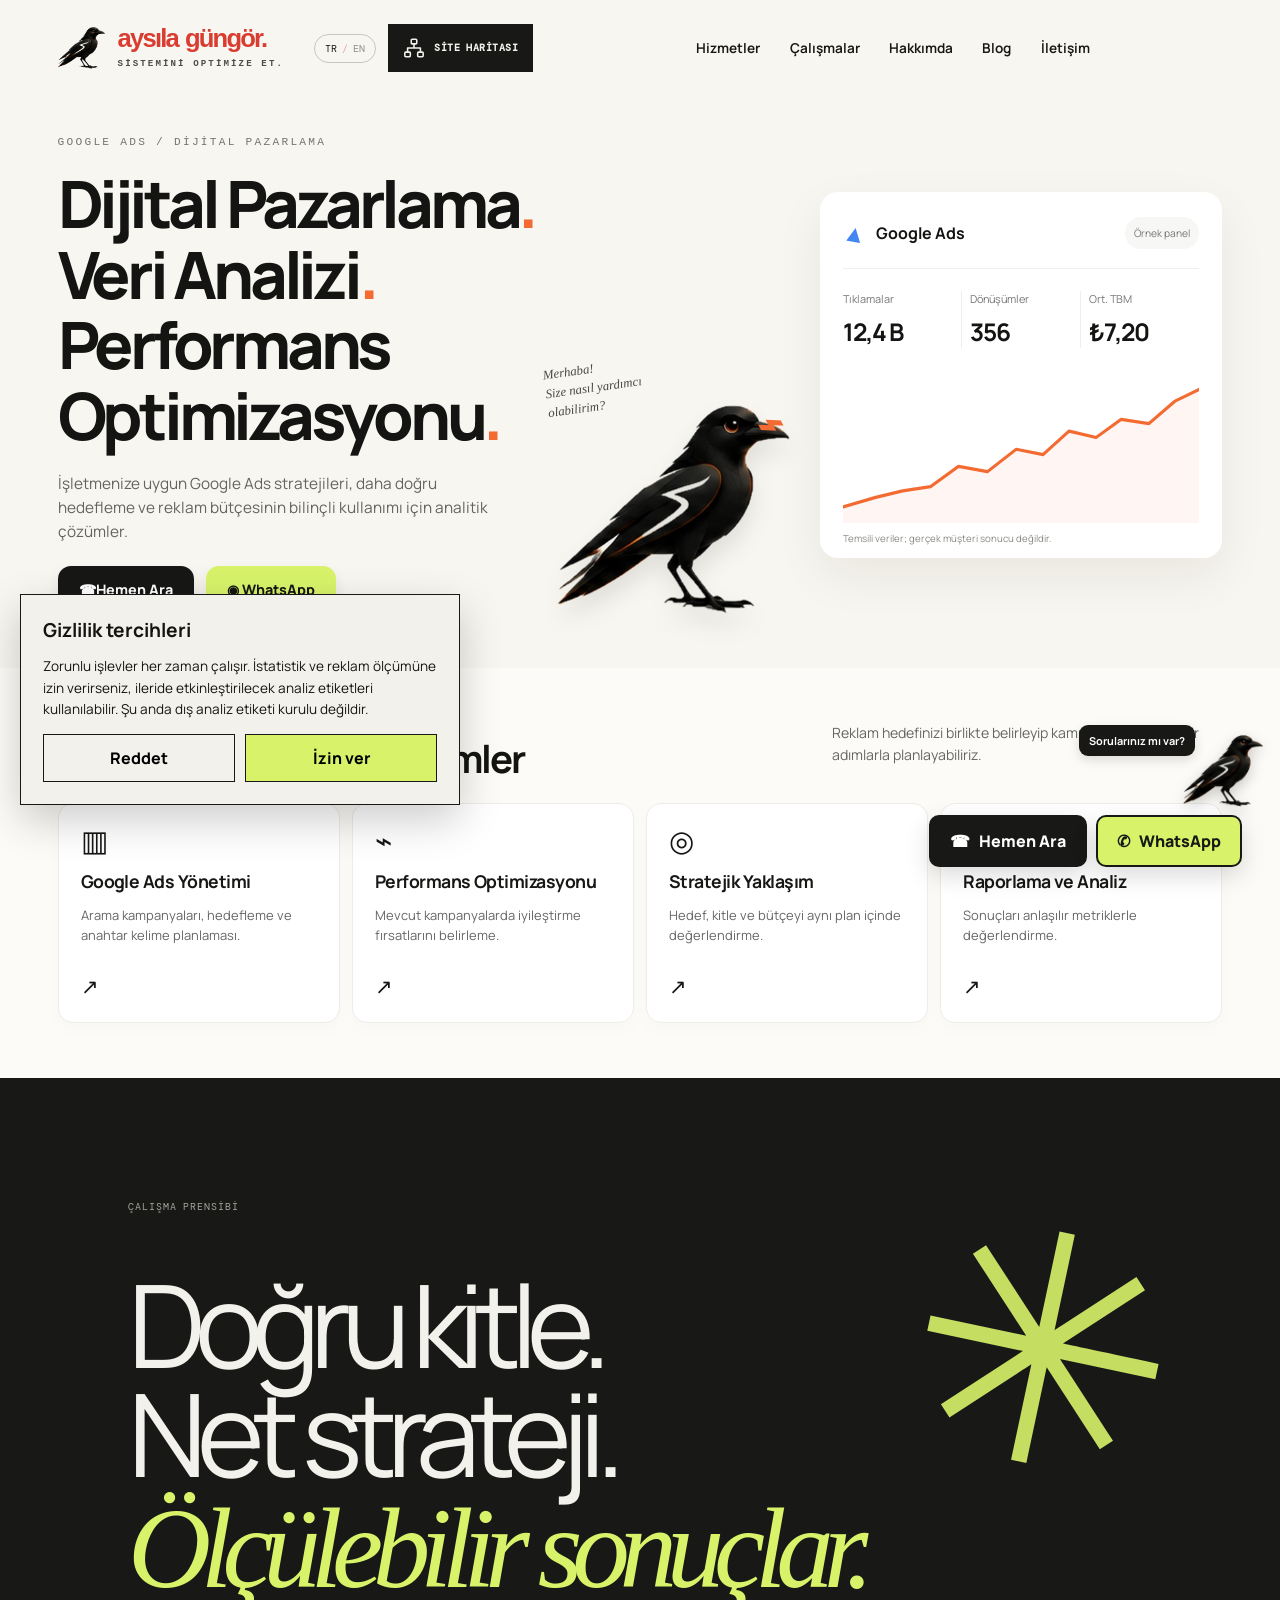
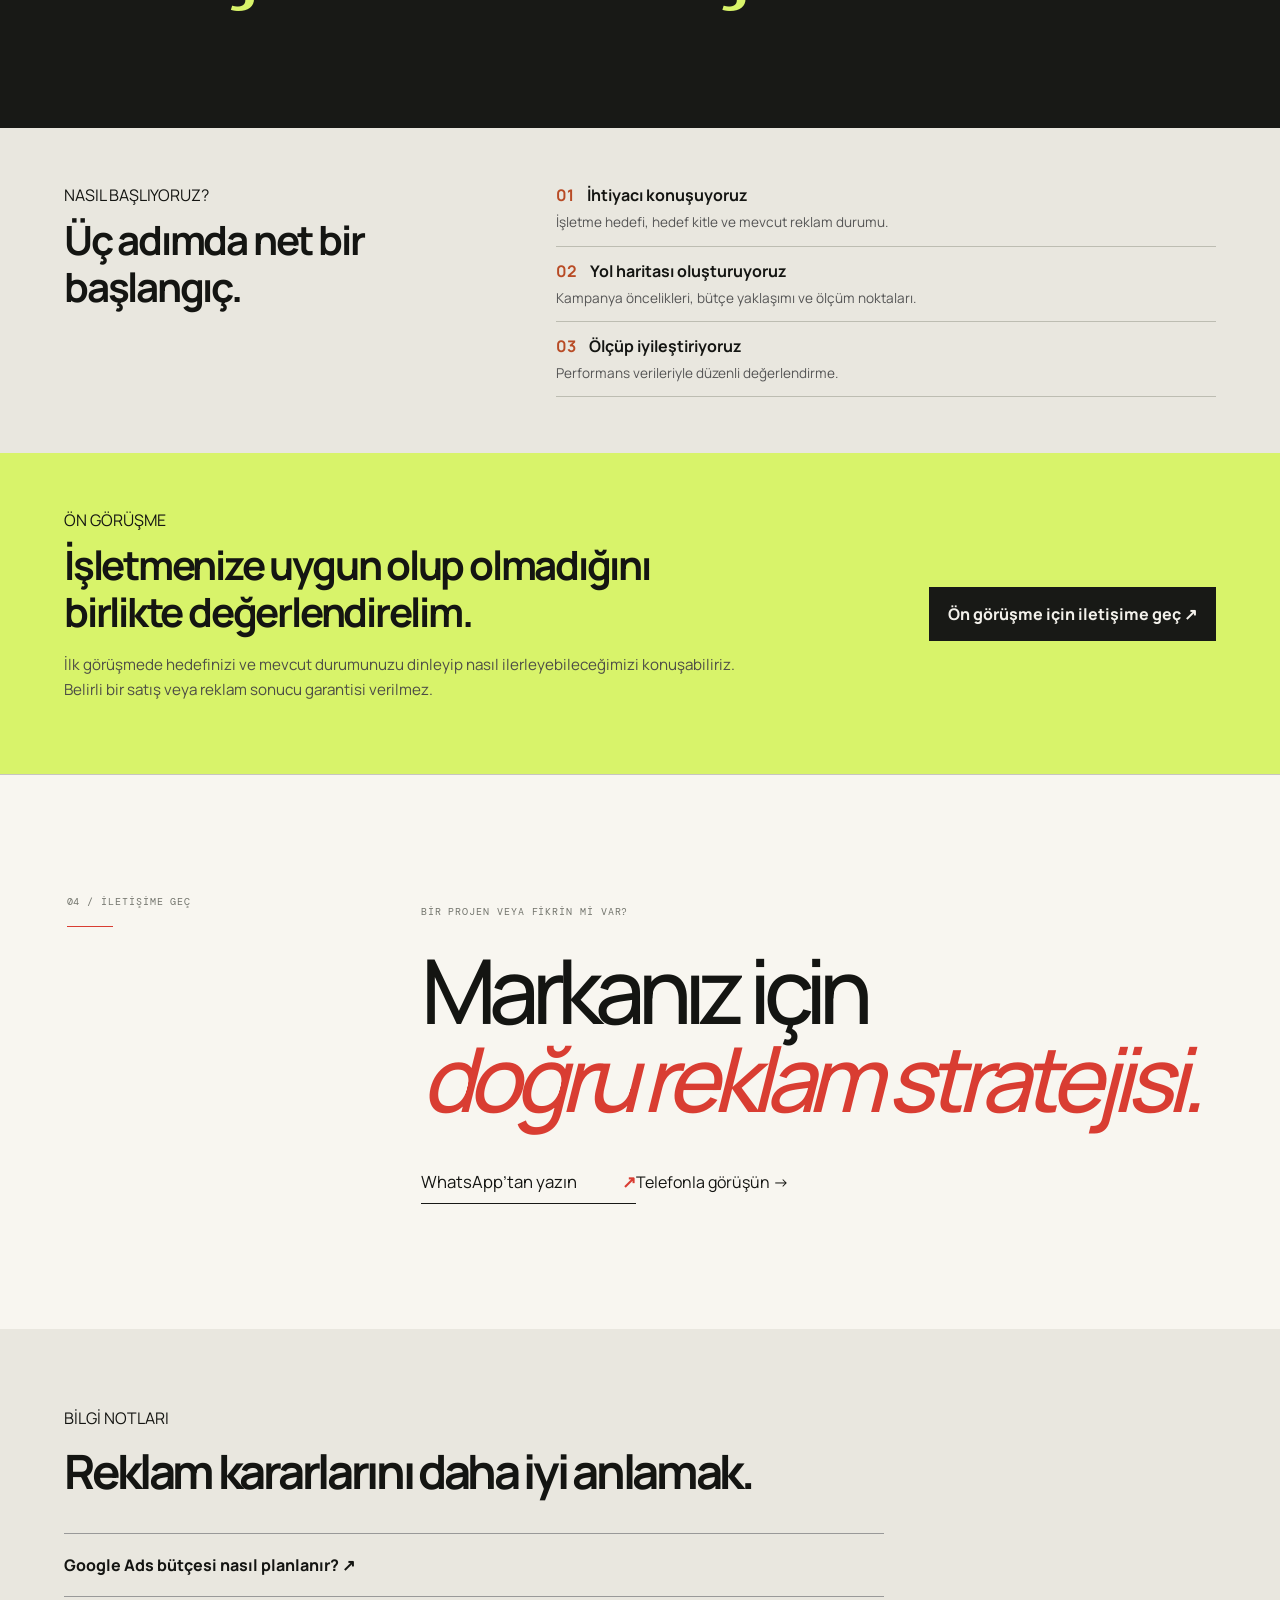
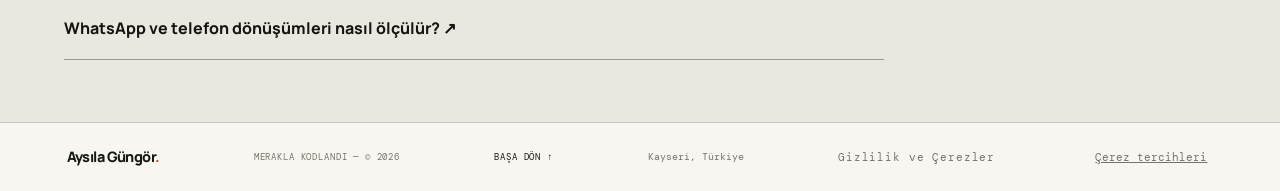
<file: index.html>
<!DOCTYPE html>

<html lang="tr">
<head>
<meta charset="utf-8"/>
<meta content="width=device-width, initial-scale=1" name="viewport"/>
<meta content="#f3f1eb" name="theme-color"/>
<meta content="Google Ads &amp; Dijital Pazarlama — Google Ads, dijital reklam planlaması ve performans analizi." name="description"/>
<title>Google Ads &amp; Dijital Pazarlama | Aysıla Güngör</title>
<link href="https://fonts.googleapis.com" rel="preconnect"/>
<link crossorigin="" href="https://fonts.gstatic.com" rel="preconnect"/>
<link href="https://fonts.googleapis.com/css2?family=DM+Mono:wght@400;500&amp;family=Manrope:wght@400;500;600;700;800&amp;display=swap" rel="stylesheet"/>
<link href="style.css" rel="stylesheet"/>
<script defer="" src="script.js"></script>
<meta content="index,follow" name="robots"/><meta content="website" property="og:type"/><meta content="Google Ads &amp; Dijital Pazarlama | Aysıla Güngör" property="og:title"/><meta content="Google Ads kampanya planlaması, veri analizi ve performans optimizasyonu." property="og:description"/><meta content="tr_TR" property="og:locale"/><meta content="summary" name="twitter:card"/><link href="https://aysilagungor.com/" rel="canonical"/><!-- Google tag (gtag.js) - GA4 -->
<script async src="https://www.googletagmanager.com/gtag/js?id=G-F6K0K6B7WJ"></script>
<script>
  window.dataLayer = window.dataLayer || [];
  function gtag(){dataLayer.push(arguments);}
  gtag('js', new Date());
  gtag('config', 'G-F6K0K6B7WJ');
</script>
</head>
<body>
<div aria-hidden="true" class="cursor-orb"></div>
<div class="site-shell" id="top">
<header class="topbar">
<a aria-label="Aysıla Güngör — ana sayfa" class="wordmark" href="./index.html"><img alt="" class="logo-crow" decoding="async" height="40" src="sig-crow.webp" width="44"/><span class="logo-text"><span class="brand-signature"><span class="brand-first">aysıla</span><span class="brand-surname">güngör<span class="brand-period">.</span></span></span><span class="brand-descriptor" data-en="OPTIMIZE YOUR SYSTEM." data-tr="SİSTEMİNİ OPTİMİZE ET.">SİSTEMİNİ OPTİMİZE ET.</span></span></a>
<div class="header-actions">
<button aria-label="Switch language" class="language-toggle" type="button"><span class="lang-tr active">TR</span><span class="lang-slash">/</span><span class="lang-en">EN</span></button>
<button aria-controls="site-nav" aria-expanded="false" aria-label="Site haritasını aç" class="menu-toggle" type="button"><span aria-hidden="true" class="sitemap-icon"><svg fill="none" height="22" stroke="currentColor" stroke-linecap="round" stroke-linejoin="round" stroke-width="1.7" viewbox="0 0 24 24" width="22"><rect height="5" rx="1" width="6" x="9" y="2.5"></rect><rect height="5" rx="1" width="6" x="2" y="16.5"></rect><rect height="5" rx="1" width="6" x="16" y="16.5"></rect><path d="M12 7.5v4.5M5 16.5v-4.5h14v4.5"></path></svg></span><span class="sitemap-label" data-en="SITE MAP" data-tr="SİTE HARİTASI">SİTE HARİTASI</span></button>
</div>
<nav aria-label="Ana menü" class="desktop-nav"><a data-en="Services" data-tr="Hizmetler" href="google-ads.html">Hizmetler</a><a data-en="Work" data-tr="Çalışmalar" href="calismalar.html">Çalışmalar</a><a data-en="About" data-tr="Hakkımda" href="hakkimda.html">Hakkımda</a><a data-en="Blog" data-tr="Blog" href="rehber-google-ads-butce.html">Blog</a><a data-en="Contact" data-tr="İletişim" href="iletisim.html">İletişim</a></nav><nav aria-label="Site haritası" class="site-nav" id="site-nav"><a aria-current="page" data-en="Home" data-tr="Ana Sayfa" href="./index.html">Ana Sayfa</a><a data-en="Google Ads" data-tr="Google Ads" href="google-ads.html">Google Ads</a><a data-en="Work" data-tr="Çalışmalar" href="calismalar.html">Çalışmalar</a><a data-en="About" data-tr="Hakkımda" href="hakkimda.html">Hakkımda</a><a data-en="Contact" data-tr="İletişim" href="iletisim.html">İletişim</a></nav>
</header>
<main>
<section aria-labelledby="hero-title" class="hero"><div class="landing-grid">
<div class="landing-copy">
<p class="landing-kicker" data-en="GOOGLE ADS / DIGITAL MARKETING" data-tr="GOOGLE ADS / DİJİTAL PAZARLAMA">GOOGLE ADS / DİJİTAL PAZARLAMA</p>
<h1 id="hero-title"><span data-en="Digital Marketing" data-tr="Dijital Pazarlama">Dijital Pazarlama</span><em>.</em><span data-en="Data Analysis" data-tr="Veri Analizi">Veri Analizi</span><em>.</em><span data-en="Performance" data-tr="Performans">Performans</span><span data-en="Optimization" data-tr="Optimizasyonu">Optimizasyonu</span><em>.</em></h1>
<p class="landing-intro" data-en="Google Ads strategies tailored to your business, focused targeting and analytical approaches to ad spend." data-tr="İşletmenize uygun Google Ads stratejileri, daha doğru hedefleme ve reklam bütçesinin bilinçli kullanımı için analitik çözümler.">İşletmenize uygun Google Ads stratejileri, daha doğru hedefleme ve reklam bütçesinin bilinçli kullanımı için analitik çözümler.</p>
<div class="landing-cta"><a class="landing-call" href="tel:+905414140489">☎ <span data-en="Call Now" data-tr="Hemen Ara">Hemen Ara</span></a><a class="landing-whatsapp" href="https://wa.me/905414140489?text=Merhaba%2C%20Google%20Ads%20hizmetleriniz%20hakk%C4%B1nda%20bilgi%20almak%20istiyorum." rel="noopener noreferrer" target="_blank">◉ WhatsApp</a></div>
</div>
<div class="landing-mascot"><span class="mascot-handnote" data-en="Hi! How can I help?" data-tr="Merhaba! Size nasıl yardımcı olabilirim?">Merhaba!<br/>Size nasıl yardımcı olabilirim?</span><img alt="SIG, siyah karga maskotumuz" fetchpriority="high" height="382" src="sig-crow.webp" width="422"/><span aria-hidden="true" class="mascot-sparks">⌁</span></div>
<div class="landing-performance"><div class="performance-head"><span class="ads-mark">▲</span><strong>Google Ads</strong><span class="performance-period" data-en="Sample dashboard" data-tr="Örnek panel">Örnek panel</span></div><div class="performance-metrics"><div><small data-en="Clicks" data-tr="Tıklamalar">Tıklamalar</small><strong>12,4 B</strong></div><div><small data-en="Conversions" data-tr="Dönüşümler">Dönüşümler</small><strong>356</strong></div><div><small data-en="Avg. CPC" data-tr="Ort. TBM">Ort. TBM</small><strong>₺7,20</strong></div></div><svg aria-label="Örnek kampanya eğilim çizgisi" class="performance-chart" preserveaspectratio="none" role="img" viewbox="0 0 370 145"><path d="M0 130 L34 121 L62 115 L91 111 L120 92 L150 97 L180 76 L208 81 L235 59 L263 65 L289 48 L318 52 L345 31 L370 20" fill="none" stroke="#f36b32" stroke-linecap="round" stroke-linejoin="round" stroke-width="3"></path><path d="M0 130 L34 121 L62 115 L91 111 L120 92 L150 97 L180 76 L208 81 L235 59 L263 65 L289 48 L318 52 L345 31 L370 20 L370 145 L0 145Z" fill="#f36b32" opacity=".06"></path></svg><p class="performance-disclaimer" data-en="Illustrative figures; not real client results." data-tr="Temsili veriler; gerçek müşteri sonucu değildir.">Temsili veriler; gerçek müşteri sonucu değildir.</p></div>
</div></section><section aria-labelledby="landing-services-title" class="landing-services"><div class="landing-section-heading"><div><p class="landing-kicker" data-en="SERVICES" data-tr="HİZMETLER">HİZMETLER</p><h2 data-en="Solutions for Your Goals" data-tr="İhtiyacınıza Uygun Çözümler" id="landing-services-title">İhtiyacınıza Uygun Çözümler</h2></div><p data-en="We can define your advertising goals and plan measurable campaign steps." data-tr="Reklam hedefinizi birlikte belirleyip kampanyaları ölçülebilir adımlarla planlayabiliriz.">Reklam hedefinizi birlikte belirleyip kampanyaları ölçülebilir adımlarla planlayabiliriz.</p></div><div class="landing-service-grid"><a href="google-ads.html"><span class="landing-service-icon">▥</span><h3 data-en="Google Ads Management" data-tr="Google Ads Yönetimi">Google Ads Yönetimi</h3><p data-en="Search campaigns, targeting and keyword planning." data-tr="Arama kampanyaları, hedefleme ve anahtar kelime planlaması.">Arama kampanyaları, hedefleme ve anahtar kelime planlaması.</p><b>↗</b></a><a href="google-ads.html"><span class="landing-service-icon">⌁</span><h3 data-en="Performance Optimization" data-tr="Performans Optimizasyonu">Performans Optimizasyonu</h3><p data-en="Identify improvement opportunities in existing campaigns." data-tr="Mevcut kampanyalarda iyileştirme fırsatlarını belirleme.">Mevcut kampanyalarda iyileştirme fırsatlarını belirleme.</p><b>↗</b></a><a href="hakkimda.html"><span class="landing-service-icon">◎</span><h3 data-en="Strategic Approach" data-tr="Stratejik Yaklaşım">Stratejik Yaklaşım</h3><p data-en="Aligning goals, audience and budget in one plan." data-tr="Hedef, kitle ve bütçeyi aynı plan içinde değerlendirme.">Hedef, kitle ve bütçeyi aynı plan içinde değerlendirme.</p><b>↗</b></a><a href="calismalar.html"><span class="landing-service-icon">▤</span><h3 data-en="Reporting and Analysis" data-tr="Raporlama ve Analiz">Raporlama ve Analiz</h3><p data-en="Reviewing results with understandable metrics." data-tr="Sonuçları anlaşılır metriklerle değerlendirme.">Sonuçları anlaşılır metriklerle değerlendirme.</p><b>↗</b></a></div></section>

<section class="manifesto">
<span class="manifesto-label" data-en="A WORKING PRINCIPLE" data-tr="ÇALIŞMA PRENSİBİ">ÇALIŞMA PRENSİBİ</span>
<p><span data-en="Right audience." data-tr="Doğru kitle.">Doğru kitle.</span><br/><span data-en="Clear strategy." data-tr="Net strateji.">Net strateji.</span><br/><em data-en="Measurable results." data-tr="Ölçülebilir sonuçlar.">Ölçülebilir sonuçlar.</em></p>
<span aria-hidden="true" class="manifesto-mark">✳</span>
</section>
<section class="compact-section mini-process"><div><span class="section-overline" data-en="HOW WE START" data-tr="NASIL BAŞLIYORUZ?">NASIL BAŞLIYORUZ?</span><h2 data-en="A clear start in three steps." data-tr="Üç adımda net bir başlangıç.">Üç adımda net bir başlangıç.</h2></div><ol><li><strong data-en="Discuss the need" data-tr="İhtiyacı konuşuyoruz">İhtiyacı konuşuyoruz</strong><span data-en="Business goal, audience and current advertising setup." data-tr="İşletme hedefi, hedef kitle ve mevcut reklam durumu.">İşletme hedefi, hedef kitle ve mevcut reklam durumu.</span></li><li><strong data-en="Build a plan" data-tr="Yol haritası oluşturuyoruz">Yol haritası oluşturuyoruz</strong><span data-en="Campaign priorities, budget approach and measurement points." data-tr="Kampanya öncelikleri, bütçe yaklaşımı ve ölçüm noktaları.">Kampanya öncelikleri, bütçe yaklaşımı ve ölçüm noktaları.</span></li><li><strong data-en="Measure and refine" data-tr="Ölçüp iyileştiriyoruz">Ölçüp iyileştiriyoruz</strong><span data-en="Regular reviews informed by performance data." data-tr="Performans verileriyle düzenli değerlendirme.">Performans verileriyle düzenli değerlendirme.</span></li></ol></section><section class="compact-section reassurance"><div><span class="section-overline" data-en="INTRODUCTORY CHAT" data-tr="ÖN GÖRÜŞME">ÖN GÖRÜŞME</span><h2 data-en="Let's see whether it's a fit for your business." data-tr="İşletmenize uygun olup olmadığını birlikte değerlendirelim.">İşletmenize uygun olup olmadığını birlikte değerlendirelim.</h2><p data-en="In the first conversation, we can discuss your goals and current situation. No specific sales or advertising outcome is guaranteed." data-tr="İlk görüşmede hedefinizi ve mevcut durumunuzu dinleyip nasıl ilerleyebileceğimizi konuşabiliriz. Belirli bir satış veya reklam sonucu garantisi verilmez.">İlk görüşmede hedefinizi ve mevcut durumunuzu dinleyip nasıl ilerleyebileceğimizi konuşabiliriz. Belirli bir satış veya reklam sonucu garantisi verilmez.</p></div><a data-en="Get in touch for an introductory chat ↗" data-tr="Ön görüşme için iletişime geç ↗" href="iletisim.html">Ön görüşme için iletişime geç ↗</a></section><section class="contact section-grid" id="contact">
<div class="section-label"><span data-en="04 / START A CONVERSATION" data-tr="04 / İLETİŞİME GEÇ">04 / İLETİŞİME GEÇ</span><span class="label-rule"></span></div>
<div class="contact-main">
<p class="eyebrow" data-en="HAVE A PROJECT OR AN IDEA?" data-tr="BİR PROJEN VEYA FİKRİN Mİ VAR?">BİR PROJEN VEYA FİKRİN Mİ VAR?</p>
<h2><span data-en="For your brand," data-tr="Markanız için">Markanız için</span><br/><em data-en="a focused ad strategy." data-tr="doğru reklam stratejisi.">doğru reklam stratejisi.</em></h2>
<a class="contact-link" data-conversion="whatsapp_click" data-measurement="click-intent" href="https://wa.me/905414140489?text=Merhaba%2C%20web%20siteniz%20%C3%BCzerinden%20ula%C5%9F%C4%B1yorum.%20Google%20Ads%20ve%20dijital%20reklam%20hizmetleriniz%20hakk%C4%B1nda%20bilgi%20almak%20istiyorum." rel="noopener noreferrer" target="_blank"><span data-en="Message on WhatsApp" data-tr="WhatsApp’tan yazın">WhatsApp’tan yazın</span> <b>↗</b></a><a class="contact-phone" data-conversion="phone_click" data-en="Call by phone →" data-measurement="click-intent" data-tr="Telefonla görüşün →" href="tel:+905414140489">Telefonla görüşün →</a>
</div>
</section>
<section class="content-preview"><p class="section-overline" data-en="INSIGHTS" data-tr="BİLGİ NOTLARI">BİLGİ NOTLARI</p><h2 data-en="Understand ad decisions better." data-tr="Reklam kararlarını daha iyi anlamak.">Reklam kararlarını daha iyi anlamak.</h2><div class="preview-links"><a data-en="How to plan a Google Ads budget ↗" data-tr="Google Ads bütçesi nasıl planlanır? ↗" href="rehber-google-ads-butce.html">Google Ads bütçesi nasıl planlanır? ↗</a><a data-en="How to measure WhatsApp and phone clicks ↗" data-tr="WhatsApp ve telefon dönüşümleri nasıl ölçülür? ↗" href="rehber-donusum-takibi.html">WhatsApp ve telefon dönüşümleri nasıl ölçülür? ↗</a></div></section></main>
<footer class="footer">
<a class="footer-name" href="./index.html">Aysıla Güngör<span>.</span></a>
<span><span data-en="BUILT WITH CURIOSITY" data-tr="MERAKLA KODLANDI">MERAKLA KODLANDI</span> — © <span id="year"></span></span>
<a class="back-top" href="#top"><span data-en="BACK TO TOP" data-tr="BAŞA DÖN">BAŞA DÖN</span> ↑</a><span class="footer-location" data-en="Kayseri, Türkiye" data-tr="Kayseri, Türkiye">Kayseri, Türkiye</span><a class="footer-privacy" data-en="Privacy &amp; Cookies" data-tr="Gizlilik ve Çerezler" href="gizlilik.html">Gizlilik ve Çerezler</a><button class="privacy-settings" data-en="Cookie preferences" data-tr="Çerez tercihleri" type="button">Çerez tercihleri</button>
</footer>
</div>
<aside aria-label="Telefon ve WhatsApp iletişim seçenekleri" class="conversion-dock"><a aria-label="Telefonla ara" class="conversion-dock-secondary" data-conversion="phone_click" data-measurement="click-intent" href="tel:+905414140489"><span aria-hidden="true" class="dock-icon">☎</span><span data-en="Call Now" data-tr="Hemen Ara">Hemen Ara</span></a><a aria-label="WhatsApp üzerinden mesaj gönder" class="conversion-dock-primary" data-conversion="whatsapp_click" data-measurement="click-intent" href="https://wa.me/905414140489?text=Merhaba%2C%20web%20siteniz%20%C3%BCzerinden%20ula%C5%9F%C4%B1yorum.%20Google%20Ads%20ve%20dijital%20reklam%20hizmetleriniz%20hakk%C4%B1nda%20bilgi%20almak%20istiyorum." rel="noopener noreferrer" target="_blank"><span aria-hidden="true" class="dock-icon">✆</span><span>WhatsApp</span></a></aside><section aria-label="Çerez tercihleri" class="privacy-consent" hidden="" id="privacy-consent"><strong data-en="Privacy preferences" data-tr="Gizlilik tercihleri">Gizlilik tercihleri</strong><p data-en="Essential features always work. If you allow analytics and ad measurement, tracking tags can be enabled later. No external analytics tag is currently installed." data-tr="Zorunlu işlevler her zaman çalışır. İstatistik ve reklam ölçümüne izin verirseniz, ileride etkinleştirilecek analiz etiketleri kullanılabilir. Şu anda dış analiz etiketi kurulu değildir.">Zorunlu işlevler her zaman çalışır. İstatistik ve reklam ölçümüne izin verirseniz, ileride etkinleştirilecek analiz etiketleri kullanılabilir. Şu anda dış analiz etiketi kurulu değildir.</p><div><button data-consent="deny" data-en="Reject" data-tr="Reddet" type="button">Reddet</button><button data-consent="accept" data-en="Allow" data-tr="İzin ver" type="button">İzin ver</button></div></section><aside aria-label="SIG reklam asistanı" class="sig-assistant" id="sig-assistant">
<div class="sig-dialog" hidden="" id="sig-dialog">
<div class="sig-dialog-top"><span class="sig-ident"><span class="sig-status"></span> SIG / DİJİTAL REHBER</span><button aria-label="Asistanı kapat" class="sig-close" title="Kapat" type="button">×</button></div>
<div class="sig-greeting"><strong data-en="Hello! I'm SIG." data-tr="Merhaba! Ben SIG.">Merhaba! Ben SIG.</strong><p data-en="How can I help with your advertising?" data-tr="Reklamlarınız için neye ihtiyacınız var?">Reklamlarınız için neye ihtiyacınız var?</p></div>
<div aria-label="İletişim konuları" class="sig-choices" role="group">
<button data-en="I want to start advertising ↗" data-sig-topic="new" data-tr="Yeni reklam vermek istiyorum ↗" type="button">Yeni reklam vermek istiyorum ↗</button>
<button data-en="I want to improve my ads ↗" data-sig-topic="improve" data-tr="Mevcut reklamlarımı iyileştirmek istiyorum ↗" type="button">Mevcut reklamlarımı iyileştirmek istiyorum ↗</button>
<button data-en="I'd like to learn about Google Ads ↗" data-sig-topic="info" data-tr="Google Ads hakkında bilgi almak istiyorum ↗" type="button">Google Ads hakkında bilgi almak istiyorum ↗</button>
<button data-en="I'd like to discuss something else ↗" data-sig-topic="other" data-tr="Başka bir konuda görüşmek istiyorum ↗" type="button">Başka bir konuda görüşmek istiyorum ↗</button>
</div><div aria-live="polite" class="sig-answer" hidden="" id="sig-answer"><strong class="sig-answer-title"></strong><p class="sig-answer-body"></p><div class="sig-answer-actions"><button class="sig-back" data-en="← Ask something else" data-tr="← Başka soru sor" type="button">← Başka soru sor</button><a class="sig-more" data-en="Explore services ↗" data-tr="Hizmetleri incele ↗" href="google-ads.html">Hizmetleri incele ↗</a><a class="sig-contact" data-en="Get in touch ↗" data-tr="İletişime geç ↗" href="iletisim.html">İletişime geç ↗</a></div></div>
<p class="sig-note" data-en="I’ll answer briefly here first. You can contact me afterwards if you wish." data-tr="Önce burada kısa bilgi veriyorum. İsterseniz ardından iletişime geçebilirsiniz.">Önce burada kısa bilgi veriyorum. İsterseniz ardından iletişime geçebilirsiniz.</p>
<button class="sig-hide" data-en="Hide assistant" data-tr="Asistanı gizle" type="button">Asistanı gizle</button>
</div>
<button aria-controls="sig-dialog" aria-expanded="false" aria-label="SIG asistanını aç" class="sig-avatar" title="SIG ile konuş" type="button"><img alt="" decoding="async" height="98" src="sig-crow.webp" width="113"/></button>
<span class="sig-tooltip" data-en="Have a question?" data-tr="Sorularınız mı var?">Sorularınız mı var?</span>
</aside></body>
</html>
</file>
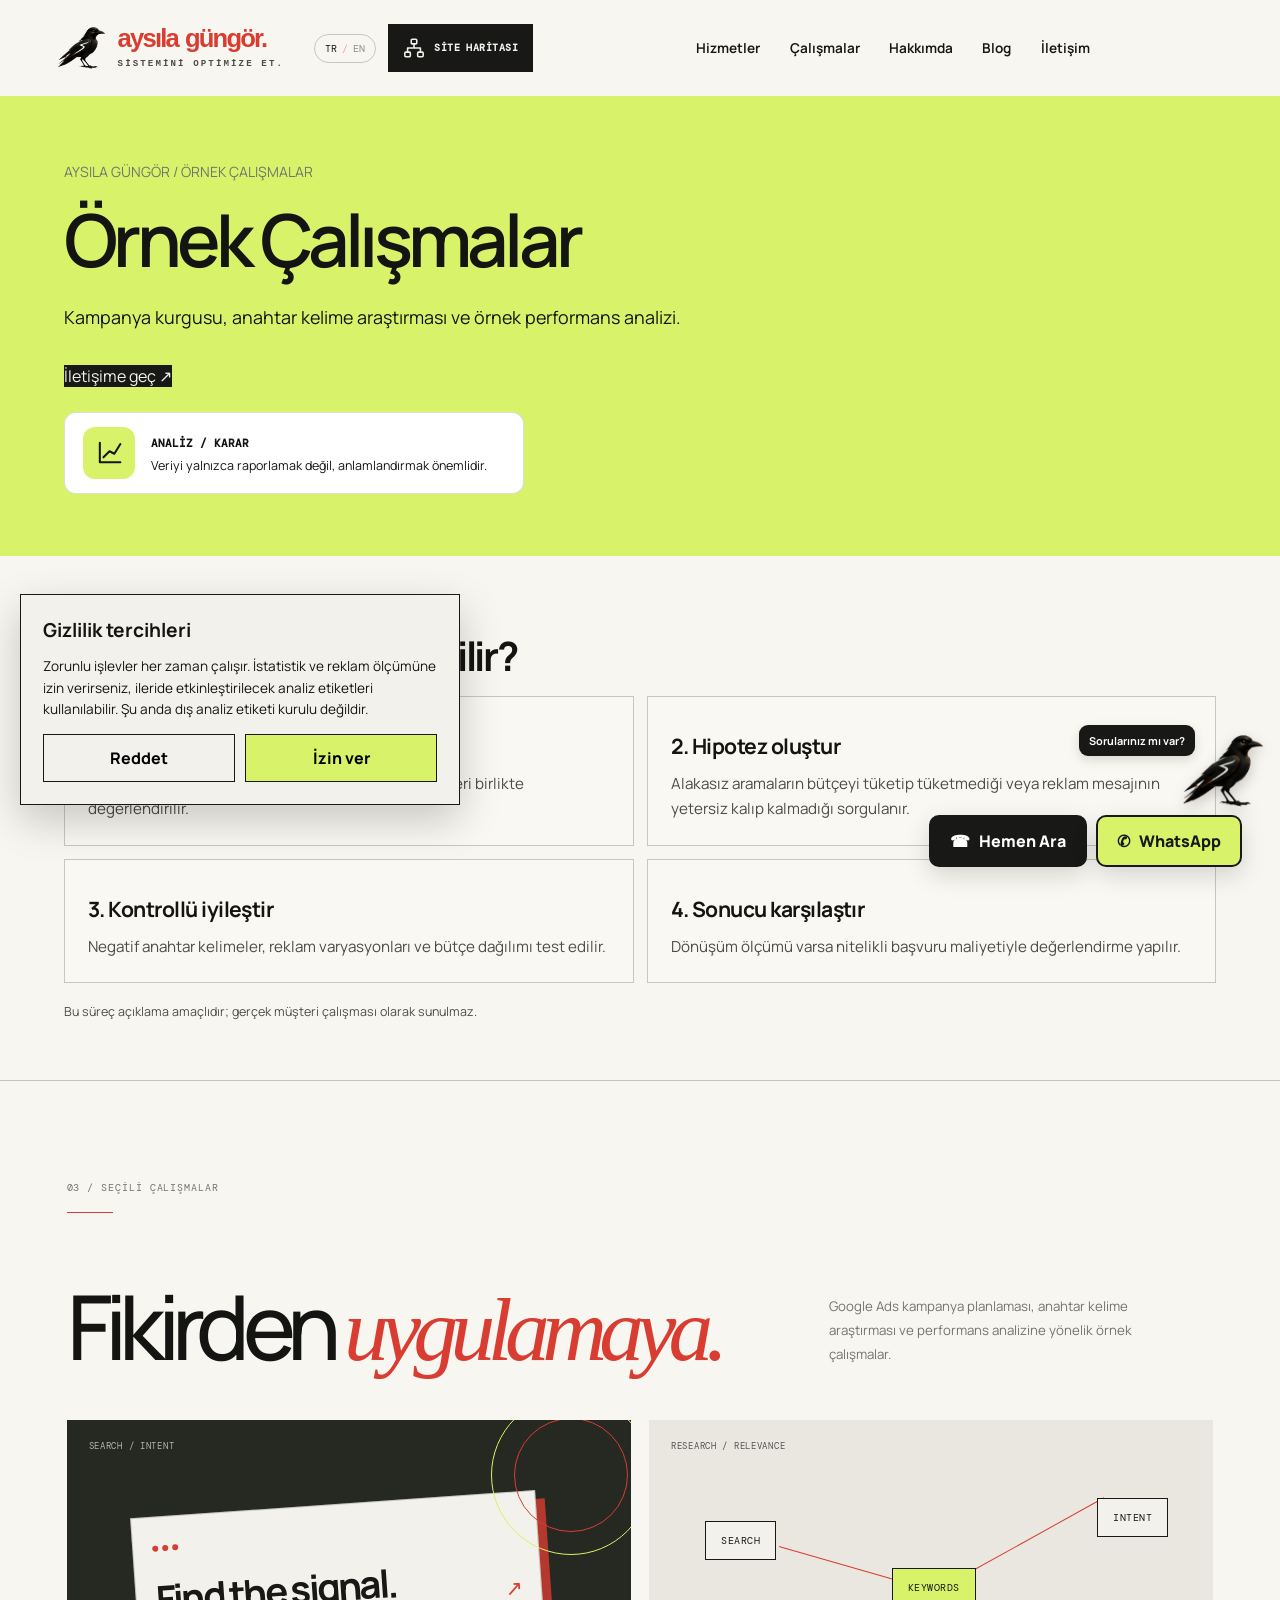
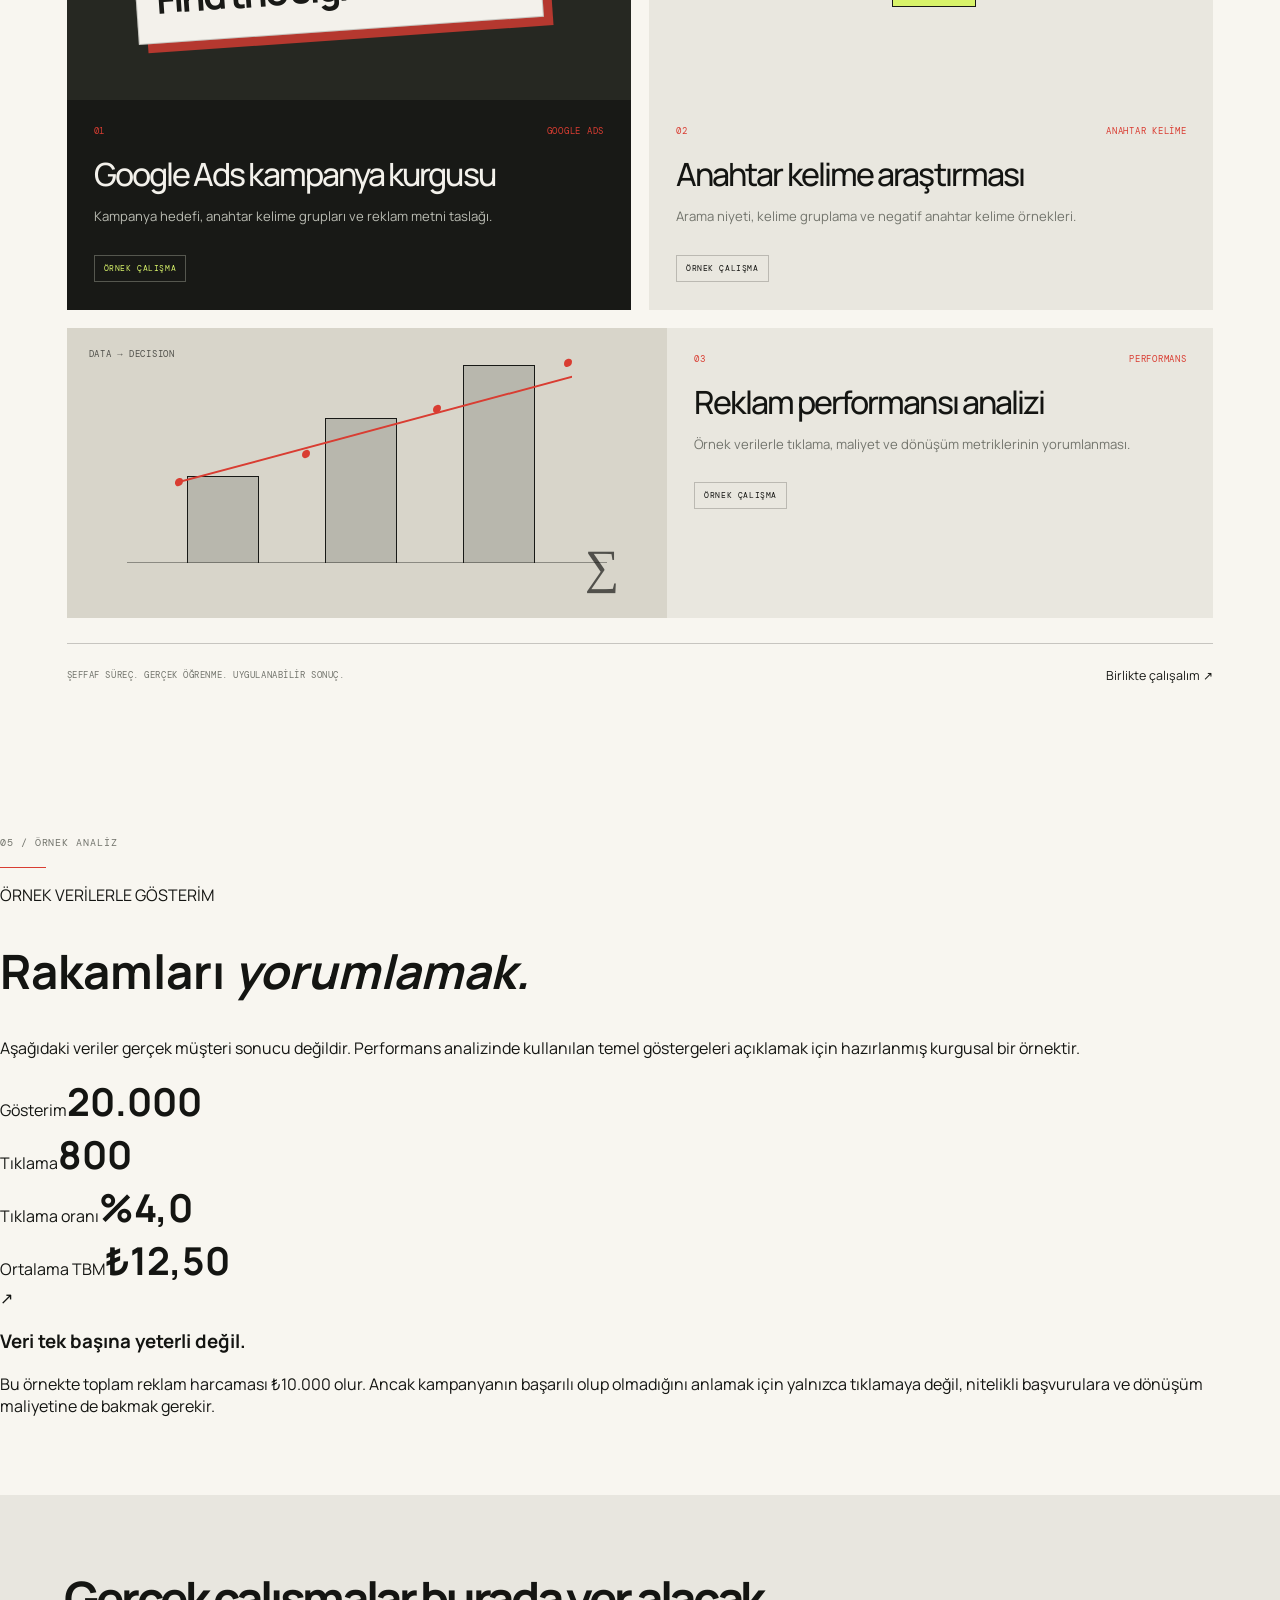
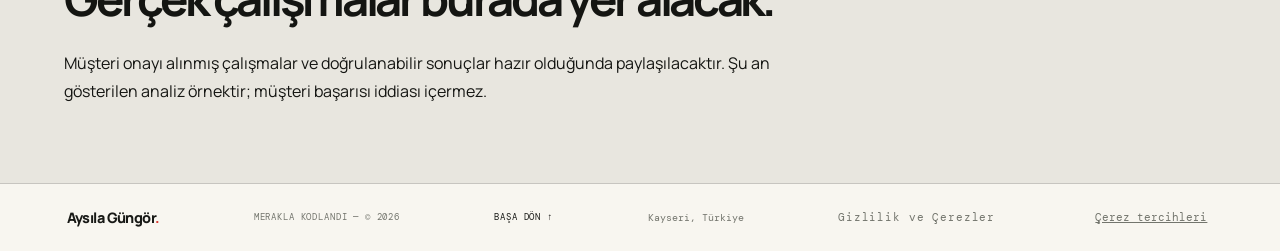
<file: calismalar.html>
<!DOCTYPE html>

<html lang="tr">
<head>
<meta charset="utf-8"/>
<meta content="width=device-width, initial-scale=1" name="viewport"/>
<meta content="#f3f1eb" name="theme-color"/>
<meta content="Örnek Çalışmalar — Google Ads, dijital reklam planlaması ve performans analizi." name="description"/>
<title>Örnek Çalışmalar | Aysıla Güngör</title>
<link href="https://fonts.googleapis.com" rel="preconnect"/>
<link crossorigin="" href="https://fonts.gstatic.com" rel="preconnect"/>
<link href="https://fonts.googleapis.com/css2?family=DM+Mono:wght@400;500&amp;family=Manrope:wght@400;500;600;700;800&amp;display=swap" rel="stylesheet"/>
<link href="style.css" rel="stylesheet"/>
<script defer="" src="script.js"></script>
<meta content="index,follow" name="robots"/><meta content="website" property="og:type"/><meta content="Örnek Çalışmalar | Aysıla Güngör" property="og:title"/><meta content="Google Ads kampanya planlaması, veri analizi ve performans optimizasyonu." property="og:description"/><meta content="tr_TR" property="og:locale"/><meta content="summary" name="twitter:card"/><link href="https://aysilagungor.com/calismalar.html" rel="canonical"/><!-- Google tag (gtag.js) - GA4 -->
<script async src="https://www.googletagmanager.com/gtag/js?id=G-F6K0K6B7WJ"></script>
<script>
  window.dataLayer = window.dataLayer || [];
  function gtag(){dataLayer.push(arguments);}
  gtag('js', new Date());
  gtag('config', 'G-F6K0K6B7WJ');
</script>
</head>
<body>
<div aria-hidden="true" class="cursor-orb"></div>
<div class="site-shell" id="top">
<header class="topbar">
<a aria-label="Aysıla Güngör — ana sayfa" class="wordmark" href="./index.html"><img alt="" class="logo-crow" decoding="async" height="40" src="sig-crow.webp" width="44"/><span class="logo-text"><span class="brand-signature"><span class="brand-first">aysıla</span><span class="brand-surname">güngör<span class="brand-period">.</span></span></span><span class="brand-descriptor" data-en="OPTIMIZE YOUR SYSTEM." data-tr="SİSTEMİNİ OPTİMİZE ET.">SİSTEMİNİ OPTİMİZE ET.</span></span></a>

<div class="header-actions">
<button aria-label="Switch language" class="language-toggle" type="button"><span class="lang-tr active">TR</span><span class="lang-slash">/</span><span class="lang-en">EN</span></button>
<button aria-controls="site-nav" aria-expanded="false" aria-label="Site haritasını aç" class="menu-toggle" type="button"><span aria-hidden="true" class="sitemap-icon"><svg fill="none" height="22" stroke="currentColor" stroke-linecap="round" stroke-linejoin="round" stroke-width="1.7" viewbox="0 0 24 24" width="22"><rect height="5" rx="1" width="6" x="9" y="2.5"></rect><rect height="5" rx="1" width="6" x="2" y="16.5"></rect><rect height="5" rx="1" width="6" x="16" y="16.5"></rect><path d="M12 7.5v4.5M5 16.5v-4.5h14v4.5"></path></svg></span><span class="sitemap-label" data-en="SITE MAP" data-tr="SİTE HARİTASI">SİTE HARİTASI</span></button>
</div>
<nav aria-label="Ana menü" class="desktop-nav"><a data-en="Services" data-tr="Hizmetler" href="google-ads.html">Hizmetler</a><a data-en="Work" data-tr="Çalışmalar" href="calismalar.html">Çalışmalar</a><a data-en="About" data-tr="Hakkımda" href="hakkimda.html">Hakkımda</a><a data-en="Blog" data-tr="Blog" href="rehber-google-ads-butce.html">Blog</a><a data-en="Contact" data-tr="İletişim" href="iletisim.html">İletişim</a></nav><nav aria-label="Site haritası" class="site-nav" id="site-nav"><a data-en="Home" data-tr="Ana Sayfa" href="./index.html">Ana Sayfa</a><a data-en="Google Ads" data-tr="Google Ads" href="google-ads.html">Google Ads</a><a aria-current="page" data-en="Work" data-tr="Çalışmalar" href="calismalar.html">Çalışmalar</a><a data-en="About" data-tr="Hakkımda" href="hakkimda.html">Hakkımda</a><a data-en="Contact" data-tr="İletişim" href="iletisim.html">İletişim</a></nav>
</header>
<main><section class="subpage-hero"><p class="hero-kicker" data-en="AYSILA GÜNGÖR / SAMPLE WORK" data-tr="AYSILA GÜNGÖR / ÖRNEK ÇALIŞMALAR">AYSILA GÜNGÖR / ÖRNEK ÇALIŞMALAR</p><h1 data-en="Sample Work" data-tr="Örnek Çalışmalar">Örnek Çalışmalar</h1><p data-en="Campaign planning, keyword research and illustrative performance analysis." data-tr="Kampanya kurgusu, anahtar kelime araştırması ve örnek performans analizi.">Kampanya kurgusu, anahtar kelime araştırması ve örnek performans analizi.</p><a class="section-cta" href="iletisim.html"><span data-en="Get in touch" data-tr="İletişime geç">İletişime geç</span> ↗</a><div class="subpage-theme"><div class="subpage-theme-icon"><svg aria-hidden="true" fill="none" stroke="currentColor" stroke-linecap="round" stroke-linejoin="round" stroke-width="1.7" viewbox="0 0 24 24"><path d="M4 20V4M4 20h17M7 16l5-5 4 2 5-8"></path></svg></div><div><span>ANALİZ / KARAR</span><p>Veriyi yalnızca raporlamak değil, anlamlandırmak önemlidir.</p></div></div></section><section class="compact-section example-method"><span class="section-overline" data-en="ILLUSTRATIVE DECISION PROCESS" data-tr="ÖRNEK KARAR SÜRECİ">ÖRNEK KARAR SÜRECİ</span><h2 data-en="From data to decisions." data-tr="Veriden karara nasıl gidilir?">Veriden karara nasıl gidilir?</h2><div class="info-grid"><article><h3 data-en="1. Review" data-tr="1. Durumu incele">1. Durumu incele</h3><p data-en="Review CPC, search terms and campaign goals together." data-tr="Tıklama maliyeti, arama terimleri ve kampanya hedefleri birlikte değerlendirilir.">Tıklama maliyeti, arama terimleri ve kampanya hedefleri birlikte değerlendirilir.</p></article><article><h3 data-en="2. Form a hypothesis" data-tr="2. Hipotez oluştur">2. Hipotez oluştur</h3><p data-en="Check whether irrelevant searches waste spend or messaging misses intent." data-tr="Alakasız aramaların bütçeyi tüketip tüketmediği veya reklam mesajının yetersiz kalıp kalmadığı sorgulanır.">Alakasız aramaların bütçeyi tüketip tüketmediği veya reklam mesajının yetersiz kalıp kalmadığı sorgulanır.</p></article><article><h3 data-en="3. Improve carefully" data-tr="3. Kontrollü iyileştir">3. Kontrollü iyileştir</h3><p data-en="Test negative keywords, ad variants and budget allocation." data-tr="Negatif anahtar kelimeler, reklam varyasyonları ve bütçe dağılımı test edilir.">Negatif anahtar kelimeler, reklam varyasyonları ve bütçe dağılımı test edilir.</p></article><article><h3 data-en="4. Compare outcomes" data-tr="4. Sonucu karşılaştır">4. Sonucu karşılaştır</h3><p data-en="If conversion tracking is available, evaluate cost per qualified inquiry." data-tr="Dönüşüm ölçümü varsa nitelikli başvuru maliyetiyle değerlendirme yapılır.">Dönüşüm ölçümü varsa nitelikli başvuru maliyetiyle değerlendirme yapılır.</p></article></div><p class="scope-note" data-en="This is an illustrative workflow, not a client case study." data-tr="Bu süreç açıklama amaçlıdır; gerçek müşteri çalışması olarak sunulmaz.">Bu süreç açıklama amaçlıdır; gerçek müşteri çalışması olarak sunulmaz.</p></section><section class="work-section" id="work">
<div class="section-label"><span data-en="03 / SELECTED WORK" data-tr="03 / SEÇİLİ ÇALIŞMALAR">03 / SEÇİLİ ÇALIŞMALAR</span><span class="label-rule"></span></div>
<div class="work-heading">
<h2 data-en="From idea to &lt;em&gt;execution.&lt;/em&gt;" data-tr="Fikirden &lt;em&gt;uygulamaya.&lt;/em&gt;">Fikirden <em>uygulamaya.</em></h2>
<p data-en="Sample work in Google Ads campaign planning, keyword research and performance analysis." data-tr="Google Ads kampanya planlaması, anahtar kelime araştırması ve performans analizine yönelik örnek çalışmalar.">Google Ads kampanya planlaması, anahtar kelime araştırması ve performans analizine yönelik örnek çalışmalar.</p>
</div>
<div class="work-grid">
<article class="work-card work-card-dark">
<div aria-hidden="true" class="work-art ads-art"><span class="art-label">SEARCH / INTENT</span><div class="search-window"><span></span><span></span><span></span><b>Find the signal.</b><i>↗</i></div><div class="art-orbit"></div></div>
<div class="work-card-info"><div class="work-tags"><span>01</span><span data-en="GOOGLE ADS" data-tr="GOOGLE ADS">GOOGLE ADS</span></div><h3 data-en="Google Ads campaign planning" data-tr="Google Ads kampanya kurgusu">Google Ads kampanya kurgusu</h3><p data-en="Campaign goals, keyword groups, and sample ad copy." data-tr="Kampanya hedefi, anahtar kelime grupları ve reklam metni taslağı.">Kampanya hedefi, anahtar kelime grupları ve reklam metni taslağı.</p><span class="work-status" data-en="SAMPLE PROJECT" data-tr="ÖRNEK ÇALIŞMA">ÖRNEK ÇALIŞMA</span></div>
</article>
<article class="work-card">
<div aria-hidden="true" class="work-art systems-art"><div class="node node-a">SEARCH</div><div class="node node-b">KEYWORDS</div><div class="node node-c">INTENT</div><div class="node-link link-a"></div><div class="node-link link-b"></div><span class="art-label">RESEARCH / RELEVANCE</span></div>
<div class="work-card-info"><div class="work-tags"><span>02</span><span data-en="KEYWORD RESEARCH" data-tr="ANAHTAR KELİME">ANAHTAR KELİME</span></div><h3 data-en="Keyword research" data-tr="Anahtar kelime araştırması">Anahtar kelime araştırması</h3><p data-en="Search intent, keyword grouping, and negative keyword examples." data-tr="Arama niyeti, kelime gruplama ve negatif anahtar kelime örnekleri.">Arama niyeti, kelime gruplama ve negatif anahtar kelime örnekleri.</p><span class="work-status" data-en="SAMPLE PROJECT" data-tr="ÖRNEK ÇALIŞMA">ÖRNEK ÇALIŞMA</span></div>
</article>
<article class="work-card work-card-wide">
<div aria-hidden="true" class="work-art analysis-art"><div class="chart-axis"></div><div class="chart-bar bar-one"></div><div class="chart-bar bar-two"></div><div class="chart-bar bar-three"></div><div class="chart-line"><i></i><i></i><i></i><i></i></div><span class="art-label">DATA → DECISION</span><span class="analysis-mark">∑</span></div>
<div class="work-card-info"><div class="work-tags"><span>03</span><span data-en="PERFORMANCE" data-tr="PERFORMANS">PERFORMANS</span></div><h3 data-en="Ad performance analysis" data-tr="Reklam performansı analizi">Reklam performansı analizi</h3><p data-en="Interpreting clicks, costs, and conversion metrics using sample data." data-tr="Örnek verilerle tıklama, maliyet ve dönüşüm metriklerinin yorumlanması.">Örnek verilerle tıklama, maliyet ve dönüşüm metriklerinin yorumlanması.</p><span class="work-status" data-en="SAMPLE PROJECT" data-tr="ÖRNEK ÇALIŞMA">ÖRNEK ÇALIŞMA</span></div>
</article>
</div>
<div class="work-footer"><span data-en="TRANSPARENT PROCESS. REAL LEARNING. PRACTICAL OUTCOMES." data-tr="ŞEFFAF SÜREÇ. GERÇEK ÖĞRENME. UYGULANABİLİR SONUÇ.">ŞEFFAF SÜREÇ. GERÇEK ÖĞRENME. UYGULANABİLİR SONUÇ.</span><a href="./index.html#contact"><span data-en="Work with me" data-tr="Birlikte çalışalım">Birlikte çalışalım</span> ↗</a></div>
</section><section class="case-section" id="case-study">
<div class="section-label"><span data-en="05 / SAMPLE ANALYSIS" data-tr="05 / ÖRNEK ANALİZ">05 / ÖRNEK ANALİZ</span><span class="label-rule"></span></div>
<div class="case-heading"><div><p class="section-overline" data-en="ILLUSTRATIVE DATA ONLY" data-tr="ÖRNEK VERİLERLE GÖSTERİM">ÖRNEK VERİLERLE GÖSTERİM</p><h2 data-en="Making sense of &lt;em&gt;the numbers.&lt;/em&gt;" data-tr="Rakamları &lt;em&gt;yorumlamak.&lt;/em&gt;">Rakamları <em>yorumlamak.</em></h2></div><p data-en="These figures are fictional and are not client results. They illustrate common advertising performance metrics." data-tr="Aşağıdaki veriler gerçek müşteri sonucu değildir. Performans analizinde kullanılan temel göstergeleri açıklamak için hazırlanmış kurgusal bir örnektir.">Aşağıdaki veriler gerçek müşteri sonucu değildir. Performans analizinde kullanılan temel göstergeleri açıklamak için hazırlanmış kurgusal bir örnektir.</p></div>
<div class="case-stats">
<div><span data-en="Impressions" data-tr="Gösterim">Gösterim</span><strong>20.000</strong></div>
<div><span data-en="Clicks" data-tr="Tıklama">Tıklama</span><strong>800</strong></div>
<div><span data-en="CTR" data-tr="Tıklama oranı">Tıklama oranı</span><strong>%4,0</strong></div>
<div><span data-en="Avg. CPC" data-tr="Ortalama TBM">Ortalama TBM</span><strong>₺12,50</strong></div>
</div>
<div class="case-insight"><div><span class="insight-marker">↗</span><h3 data-en="Data needs context." data-tr="Veri tek başına yeterli değil.">Veri tek başına yeterli değil.</h3></div><p data-en="This example implies ₺10,000 in ad spend. But clicks alone cannot show success: qualified leads and cost per conversion matter too." data-tr="Bu örnekte toplam reklam harcaması ₺10.000 olur. Ancak kampanyanın başarılı olup olmadığını anlamak için yalnızca tıklamaya değil, nitelikli başvurulara ve dönüşüm maliyetine de bakmak gerekir.">Bu örnekte toplam reklam harcaması ₺10.000 olur. Ancak kampanyanın başarılı olup olmadığını anlamak için yalnızca tıklamaya değil, nitelikli başvurulara ve dönüşüm maliyetine de bakmak gerekir.</p></div>
</section><section class="portfolio-note"><h2 data-en="Real work will appear here." data-tr="Gerçek çalışmalar burada yer alacak.">Gerçek çalışmalar burada yer alacak.</h2><p data-en="Approved client projects and verifiable results will be shared when available. Current analyses are illustrative only." data-tr="Müşteri onayı alınmış çalışmalar ve doğrulanabilir sonuçlar hazır olduğunda paylaşılacaktır. Şu an gösterilen analiz örnektir; müşteri başarısı iddiası içermez.">Müşteri onayı alınmış çalışmalar ve doğrulanabilir sonuçlar hazır olduğunda paylaşılacaktır. Şu an gösterilen analiz örnektir; müşteri başarısı iddiası içermez.</p></section></main>
<footer class="footer">
<a class="footer-name" href="./index.html">Aysıla Güngör<span>.</span></a>
<span><span data-en="BUILT WITH CURIOSITY" data-tr="MERAKLA KODLANDI">MERAKLA KODLANDI</span> — © <span id="year"></span></span>
<a class="back-top" href="#top"><span data-en="BACK TO TOP" data-tr="BAŞA DÖN">BAŞA DÖN</span> ↑</a><span class="footer-location" data-en="Kayseri, Türkiye" data-tr="Kayseri, Türkiye">Kayseri, Türkiye</span><a class="footer-privacy" data-en="Privacy &amp; Cookies" data-tr="Gizlilik ve Çerezler" href="gizlilik.html">Gizlilik ve Çerezler</a><button class="privacy-settings" data-en="Cookie preferences" data-tr="Çerez tercihleri" type="button">Çerez tercihleri</button>
</footer>
</div>
<aside aria-label="Telefon ve WhatsApp iletişim seçenekleri" class="conversion-dock"><a aria-label="Telefonla ara" class="conversion-dock-secondary" data-conversion="phone_click" data-measurement="click-intent" href="tel:+905414140489"><span aria-hidden="true" class="dock-icon">☎</span><span data-en="Call Now" data-tr="Hemen Ara">Hemen Ara</span></a><a aria-label="WhatsApp üzerinden mesaj gönder" class="conversion-dock-primary" data-conversion="whatsapp_click" data-measurement="click-intent" href="https://wa.me/905414140489?text=Merhaba%2C%20web%20siteniz%20%C3%BCzerinden%20ula%C5%9F%C4%B1yorum.%20Google%20Ads%20ve%20dijital%20reklam%20hizmetleriniz%20hakk%C4%B1nda%20bilgi%20almak%20istiyorum." rel="noopener noreferrer" target="_blank"><span aria-hidden="true" class="dock-icon">✆</span><span>WhatsApp</span></a></aside><section aria-label="Çerez tercihleri" class="privacy-consent" hidden="" id="privacy-consent"><strong data-en="Privacy preferences" data-tr="Gizlilik tercihleri">Gizlilik tercihleri</strong><p data-en="Essential features always work. If you allow analytics and ad measurement, tracking tags can be enabled later. No external analytics tag is currently installed." data-tr="Zorunlu işlevler her zaman çalışır. İstatistik ve reklam ölçümüne izin verirseniz, ileride etkinleştirilecek analiz etiketleri kullanılabilir. Şu anda dış analiz etiketi kurulu değildir.">Zorunlu işlevler her zaman çalışır. İstatistik ve reklam ölçümüne izin verirseniz, ileride etkinleştirilecek analiz etiketleri kullanılabilir. Şu anda dış analiz etiketi kurulu değildir.</p><div><button data-consent="deny" data-en="Reject" data-tr="Reddet" type="button">Reddet</button><button data-consent="accept" data-en="Allow" data-tr="İzin ver" type="button">İzin ver</button></div></section><aside aria-label="SIG reklam asistanı" class="sig-assistant" id="sig-assistant">
<div class="sig-dialog" hidden="" id="sig-dialog">
<div class="sig-dialog-top"><span class="sig-ident"><span class="sig-status"></span> SIG / DİJİTAL REHBER</span><button aria-label="Asistanı kapat" class="sig-close" title="Kapat" type="button">×</button></div>
<div class="sig-greeting"><strong data-en="Hello! I'm SIG." data-tr="Merhaba! Ben SIG.">Merhaba! Ben SIG.</strong><p data-en="How can I help with your advertising?" data-tr="Reklamlarınız için neye ihtiyacınız var?">Reklamlarınız için neye ihtiyacınız var?</p></div>
<div aria-label="İletişim konuları" class="sig-choices" role="group">
<button data-en="I want to start advertising ↗" data-sig-topic="new" data-tr="Yeni reklam vermek istiyorum ↗" type="button">Yeni reklam vermek istiyorum ↗</button>
<button data-en="I want to improve my ads ↗" data-sig-topic="improve" data-tr="Mevcut reklamlarımı iyileştirmek istiyorum ↗" type="button">Mevcut reklamlarımı iyileştirmek istiyorum ↗</button>
<button data-en="I'd like to learn about Google Ads ↗" data-sig-topic="info" data-tr="Google Ads hakkında bilgi almak istiyorum ↗" type="button">Google Ads hakkında bilgi almak istiyorum ↗</button>
<button data-en="I'd like to discuss something else ↗" data-sig-topic="other" data-tr="Başka bir konuda görüşmek istiyorum ↗" type="button">Başka bir konuda görüşmek istiyorum ↗</button>
</div><div aria-live="polite" class="sig-answer" hidden="" id="sig-answer"><strong class="sig-answer-title"></strong><p class="sig-answer-body"></p><div class="sig-answer-actions"><button class="sig-back" data-en="← Ask something else" data-tr="← Başka soru sor" type="button">← Başka soru sor</button><a class="sig-more" data-en="Explore services ↗" data-tr="Hizmetleri incele ↗" href="google-ads.html">Hizmetleri incele ↗</a><a class="sig-contact" data-en="Get in touch ↗" data-tr="İletişime geç ↗" href="iletisim.html">İletişime geç ↗</a></div></div>
<p class="sig-note" data-en="I’ll answer briefly here first. You can contact me afterwards if you wish." data-tr="Önce burada kısa bilgi veriyorum. İsterseniz ardından iletişime geçebilirsiniz.">Önce burada kısa bilgi veriyorum. İsterseniz ardından iletişime geçebilirsiniz.</p>
<button class="sig-hide" data-en="Hide assistant" data-tr="Asistanı gizle" type="button">Asistanı gizle</button>
</div>
<button aria-controls="sig-dialog" aria-expanded="false" aria-label="SIG asistanını aç" class="sig-avatar" title="SIG ile konuş" type="button"><img alt="" decoding="async" height="98" src="sig-crow.webp" width="113"/></button>
<span class="sig-tooltip" data-en="Have a question?" data-tr="Sorularınız mı var?">Sorularınız mı var?</span>
</aside></body>
</html>
</file>
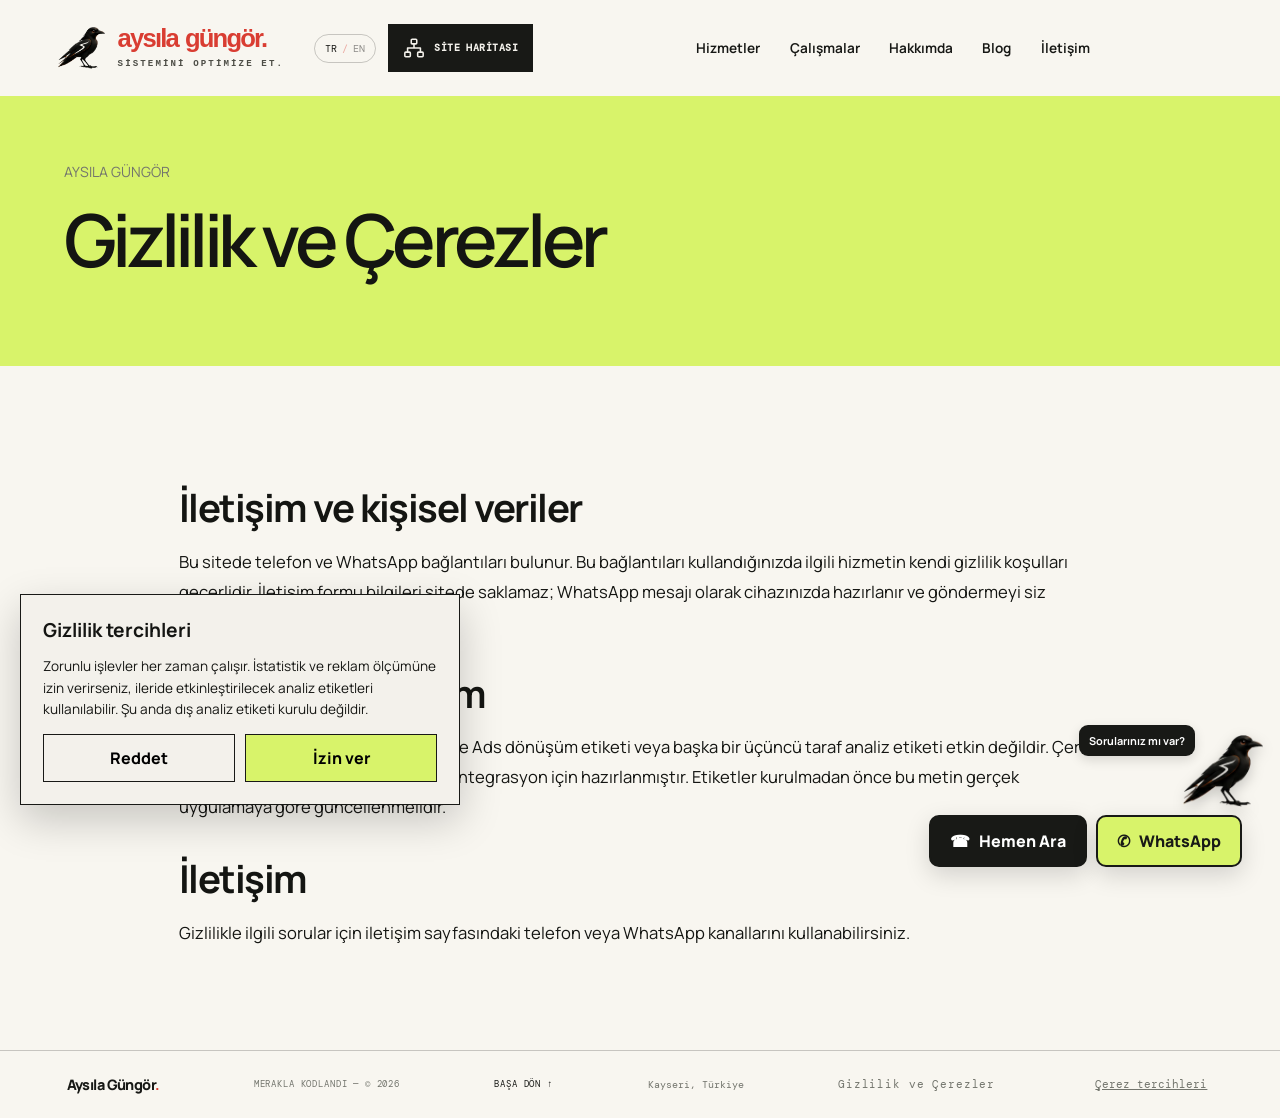
<file: gizlilik.html>
<!DOCTYPE html>

<html lang="tr">
<head>
<meta charset="utf-8"/>
<meta content="width=device-width, initial-scale=1" name="viewport"/>
<meta content="#f3f1eb" name="theme-color"/>
<meta content="İletişim — Google Ads, dijital reklam planlaması ve performans analizi." name="description"/>
<title>Gizlilik ve Çerezler | Aysıla Güngör</title>
<link href="https://fonts.googleapis.com" rel="preconnect"/>
<link crossorigin="" href="https://fonts.gstatic.com" rel="preconnect"/>
<link href="https://fonts.googleapis.com/css2?family=DM+Mono:wght@400;500&amp;family=Manrope:wght@400;500;600;700;800&amp;display=swap" rel="stylesheet"/>
<link href="style.css" rel="stylesheet"/>
<script defer="" src="script.js"></script>
<meta content="index,follow" name="robots"/><meta content="website" property="og:type"/><meta content="İletişim | Aysıla Güngör" property="og:title"/><meta content="Google Ads kampanya planlaması, veri analizi ve performans optimizasyonu." property="og:description"/><meta content="tr_TR" property="og:locale"/><meta content="summary" name="twitter:card"/><link href="https://aysilagungor.com/gizlilik.html" rel="canonical"/><!-- Google tag (gtag.js) - GA4 -->
<script async src="https://www.googletagmanager.com/gtag/js?id=G-F6K0K6B7WJ"></script>
<script>
  window.dataLayer = window.dataLayer || [];
  function gtag(){dataLayer.push(arguments);}
  gtag('js', new Date());
  gtag('config', 'G-F6K0K6B7WJ');
</script>
</head>
<body>
<div aria-hidden="true" class="cursor-orb"></div>
<div class="site-shell" id="top">
<header class="topbar">
<a aria-label="Aysıla Güngör — ana sayfa" class="wordmark" href="./index.html"><img alt="" class="logo-crow" decoding="async" height="40" src="sig-crow.webp" width="44"/><span class="logo-text"><span class="brand-signature"><span class="brand-first">aysıla</span><span class="brand-surname">güngör<span class="brand-period">.</span></span></span><span class="brand-descriptor" data-en="OPTIMIZE YOUR SYSTEM." data-tr="SİSTEMİNİ OPTİMİZE ET.">SİSTEMİNİ OPTİMİZE ET.</span></span></a>

<div class="header-actions">
<button aria-label="Switch language" class="language-toggle" type="button"><span class="lang-tr active">TR</span><span class="lang-slash">/</span><span class="lang-en">EN</span></button>
<button aria-controls="site-nav" aria-expanded="false" aria-label="Site haritasını aç" class="menu-toggle" type="button"><span aria-hidden="true" class="sitemap-icon"><svg fill="none" height="22" stroke="currentColor" stroke-linecap="round" stroke-linejoin="round" stroke-width="1.7" viewbox="0 0 24 24" width="22"><rect height="5" rx="1" width="6" x="9" y="2.5"></rect><rect height="5" rx="1" width="6" x="2" y="16.5"></rect><rect height="5" rx="1" width="6" x="16" y="16.5"></rect><path d="M12 7.5v4.5M5 16.5v-4.5h14v4.5"></path></svg></span><span class="sitemap-label" data-en="SITE MAP" data-tr="SİTE HARİTASI">SİTE HARİTASI</span></button>
</div>
<nav aria-label="Ana menü" class="desktop-nav"><a data-en="Services" data-tr="Hizmetler" href="google-ads.html">Hizmetler</a><a data-en="Work" data-tr="Çalışmalar" href="calismalar.html">Çalışmalar</a><a data-en="About" data-tr="Hakkımda" href="hakkimda.html">Hakkımda</a><a data-en="Blog" data-tr="Blog" href="rehber-google-ads-butce.html">Blog</a><a data-en="Contact" data-tr="İletişim" href="iletisim.html">İletişim</a></nav><nav aria-label="Site haritası" class="site-nav" id="site-nav"><a data-en="Home" data-tr="Ana Sayfa" href="./index.html">Ana Sayfa</a><a data-en="Google Ads" data-tr="Google Ads" href="google-ads.html">Google Ads</a><a data-en="Work" data-tr="Çalışmalar" href="calismalar.html">Çalışmalar</a><a data-en="About" data-tr="Hakkımda" href="hakkimda.html">Hakkımda</a><a aria-current="page" data-en="Contact" data-tr="İletişim" href="iletisim.html">İletişim</a></nav>
</header>
<main><section class="subpage-hero"><p class="hero-kicker">AYSILA GÜNGÖR</p><h1 data-en="Privacy &amp; Cookies" data-tr="Gizlilik ve Çerezler">Gizlilik ve Çerezler</h1></section><article class="editorial-article"><h2>İletişim ve kişisel veriler</h2><p>Bu sitede telefon ve WhatsApp bağlantıları bulunur. Bu bağlantıları kullandığınızda ilgili hizmetin kendi gizlilik koşulları geçerlidir. İletişim formu bilgileri sitede saklamaz; WhatsApp mesajı olarak cihazınızda hazırlanır ve göndermeyi siz seçersiniz.</p><h2>Çerezler ve ölçüm</h2><p>Bu sürümde Google Analytics, Google Ads dönüşüm etiketi veya başka bir üçüncü taraf analiz etiketi etkin değildir. Çerez tercihleri arayüzü gelecekteki izinli entegrasyon için hazırlanmıştır. Etiketler kurulmadan önce bu metin gerçek uygulamaya göre güncellenmelidir.</p><h2>İletişim</h2><p>Gizlilikle ilgili sorular için iletişim sayfasındaki telefon veya WhatsApp kanallarını kullanabilirsiniz.</p></article></main>
<footer class="footer">
<a class="footer-name" href="./index.html">Aysıla Güngör<span>.</span></a>
<span><span data-en="BUILT WITH CURIOSITY" data-tr="MERAKLA KODLANDI">MERAKLA KODLANDI</span> — © <span id="year"></span></span>
<a class="back-top" href="#top"><span data-en="BACK TO TOP" data-tr="BAŞA DÖN">BAŞA DÖN</span> ↑</a><span class="footer-location" data-en="Kayseri, Türkiye" data-tr="Kayseri, Türkiye">Kayseri, Türkiye</span><a class="footer-privacy" data-en="Privacy &amp; Cookies" data-tr="Gizlilik ve Çerezler" href="gizlilik.html">Gizlilik ve Çerezler</a><button class="privacy-settings" data-en="Cookie preferences" data-tr="Çerez tercihleri" type="button">Çerez tercihleri</button>
</footer>
</div>
<aside aria-label="Telefon ve WhatsApp iletişim seçenekleri" class="conversion-dock"><a aria-label="Telefonla ara" class="conversion-dock-secondary" data-conversion="phone_click" data-measurement="click-intent" href="tel:+905414140489"><span aria-hidden="true" class="dock-icon">☎</span><span data-en="Call Now" data-tr="Hemen Ara">Hemen Ara</span></a><a aria-label="WhatsApp üzerinden mesaj gönder" class="conversion-dock-primary" data-conversion="whatsapp_click" data-measurement="click-intent" href="https://wa.me/905414140489?text=Merhaba%2C%20web%20siteniz%20%C3%BCzerinden%20ula%C5%9F%C4%B1yorum.%20Google%20Ads%20ve%20dijital%20reklam%20hizmetleriniz%20hakk%C4%B1nda%20bilgi%20almak%20istiyorum." rel="noopener noreferrer" target="_blank"><span aria-hidden="true" class="dock-icon">✆</span><span>WhatsApp</span></a></aside><section aria-label="Çerez tercihleri" class="privacy-consent" hidden="" id="privacy-consent"><strong data-en="Privacy preferences" data-tr="Gizlilik tercihleri">Gizlilik tercihleri</strong><p data-en="Essential features always work. If you allow analytics and ad measurement, tracking tags can be enabled later. No external analytics tag is currently installed." data-tr="Zorunlu işlevler her zaman çalışır. İstatistik ve reklam ölçümüne izin verirseniz, ileride etkinleştirilecek analiz etiketleri kullanılabilir. Şu anda dış analiz etiketi kurulu değildir.">Zorunlu işlevler her zaman çalışır. İstatistik ve reklam ölçümüne izin verirseniz, ileride etkinleştirilecek analiz etiketleri kullanılabilir. Şu anda dış analiz etiketi kurulu değildir.</p><div><button data-consent="deny" data-en="Reject" data-tr="Reddet" type="button">Reddet</button><button data-consent="accept" data-en="Allow" data-tr="İzin ver" type="button">İzin ver</button></div></section><aside aria-label="SIG reklam asistanı" class="sig-assistant" id="sig-assistant">
<div class="sig-dialog" hidden="" id="sig-dialog">
<div class="sig-dialog-top"><span class="sig-ident"><span class="sig-status"></span> SIG / DİJİTAL REHBER</span><button aria-label="Asistanı kapat" class="sig-close" title="Kapat" type="button">×</button></div>
<div class="sig-greeting"><strong data-en="Hello! I'm SIG." data-tr="Merhaba! Ben SIG.">Merhaba! Ben SIG.</strong><p data-en="How can I help with your advertising?" data-tr="Reklamlarınız için neye ihtiyacınız var?">Reklamlarınız için neye ihtiyacınız var?</p></div>
<div aria-label="İletişim konuları" class="sig-choices" role="group">
<button data-en="I want to start advertising ↗" data-sig-topic="new" data-tr="Yeni reklam vermek istiyorum ↗" type="button">Yeni reklam vermek istiyorum ↗</button>
<button data-en="I want to improve my ads ↗" data-sig-topic="improve" data-tr="Mevcut reklamlarımı iyileştirmek istiyorum ↗" type="button">Mevcut reklamlarımı iyileştirmek istiyorum ↗</button>
<button data-en="I'd like to learn about Google Ads ↗" data-sig-topic="info" data-tr="Google Ads hakkında bilgi almak istiyorum ↗" type="button">Google Ads hakkında bilgi almak istiyorum ↗</button>
<button data-en="I'd like to discuss something else ↗" data-sig-topic="other" data-tr="Başka bir konuda görüşmek istiyorum ↗" type="button">Başka bir konuda görüşmek istiyorum ↗</button>
</div><div aria-live="polite" class="sig-answer" hidden="" id="sig-answer"><strong class="sig-answer-title"></strong><p class="sig-answer-body"></p><div class="sig-answer-actions"><button class="sig-back" data-en="← Ask something else" data-tr="← Başka soru sor" type="button">← Başka soru sor</button><a class="sig-more" data-en="Explore services ↗" data-tr="Hizmetleri incele ↗" href="google-ads.html">Hizmetleri incele ↗</a><a class="sig-contact" data-en="Get in touch ↗" data-tr="İletişime geç ↗" href="iletisim.html">İletişime geç ↗</a></div></div>
<p class="sig-note" data-en="I’ll answer briefly here first. You can contact me afterwards if you wish." data-tr="Önce burada kısa bilgi veriyorum. İsterseniz ardından iletişime geçebilirsiniz.">Önce burada kısa bilgi veriyorum. İsterseniz ardından iletişime geçebilirsiniz.</p>
<button class="sig-hide" data-en="Hide assistant" data-tr="Asistanı gizle" type="button">Asistanı gizle</button>
</div>
<button aria-controls="sig-dialog" aria-expanded="false" aria-label="SIG asistanını aç" class="sig-avatar" title="SIG ile konuş" type="button"><img alt="" decoding="async" height="98" src="sig-crow.webp" width="113"/></button>
<span class="sig-tooltip" data-en="Have a question?" data-tr="Sorularınız mı var?">Sorularınız mı var?</span>
</aside></body>
</html>
</file>
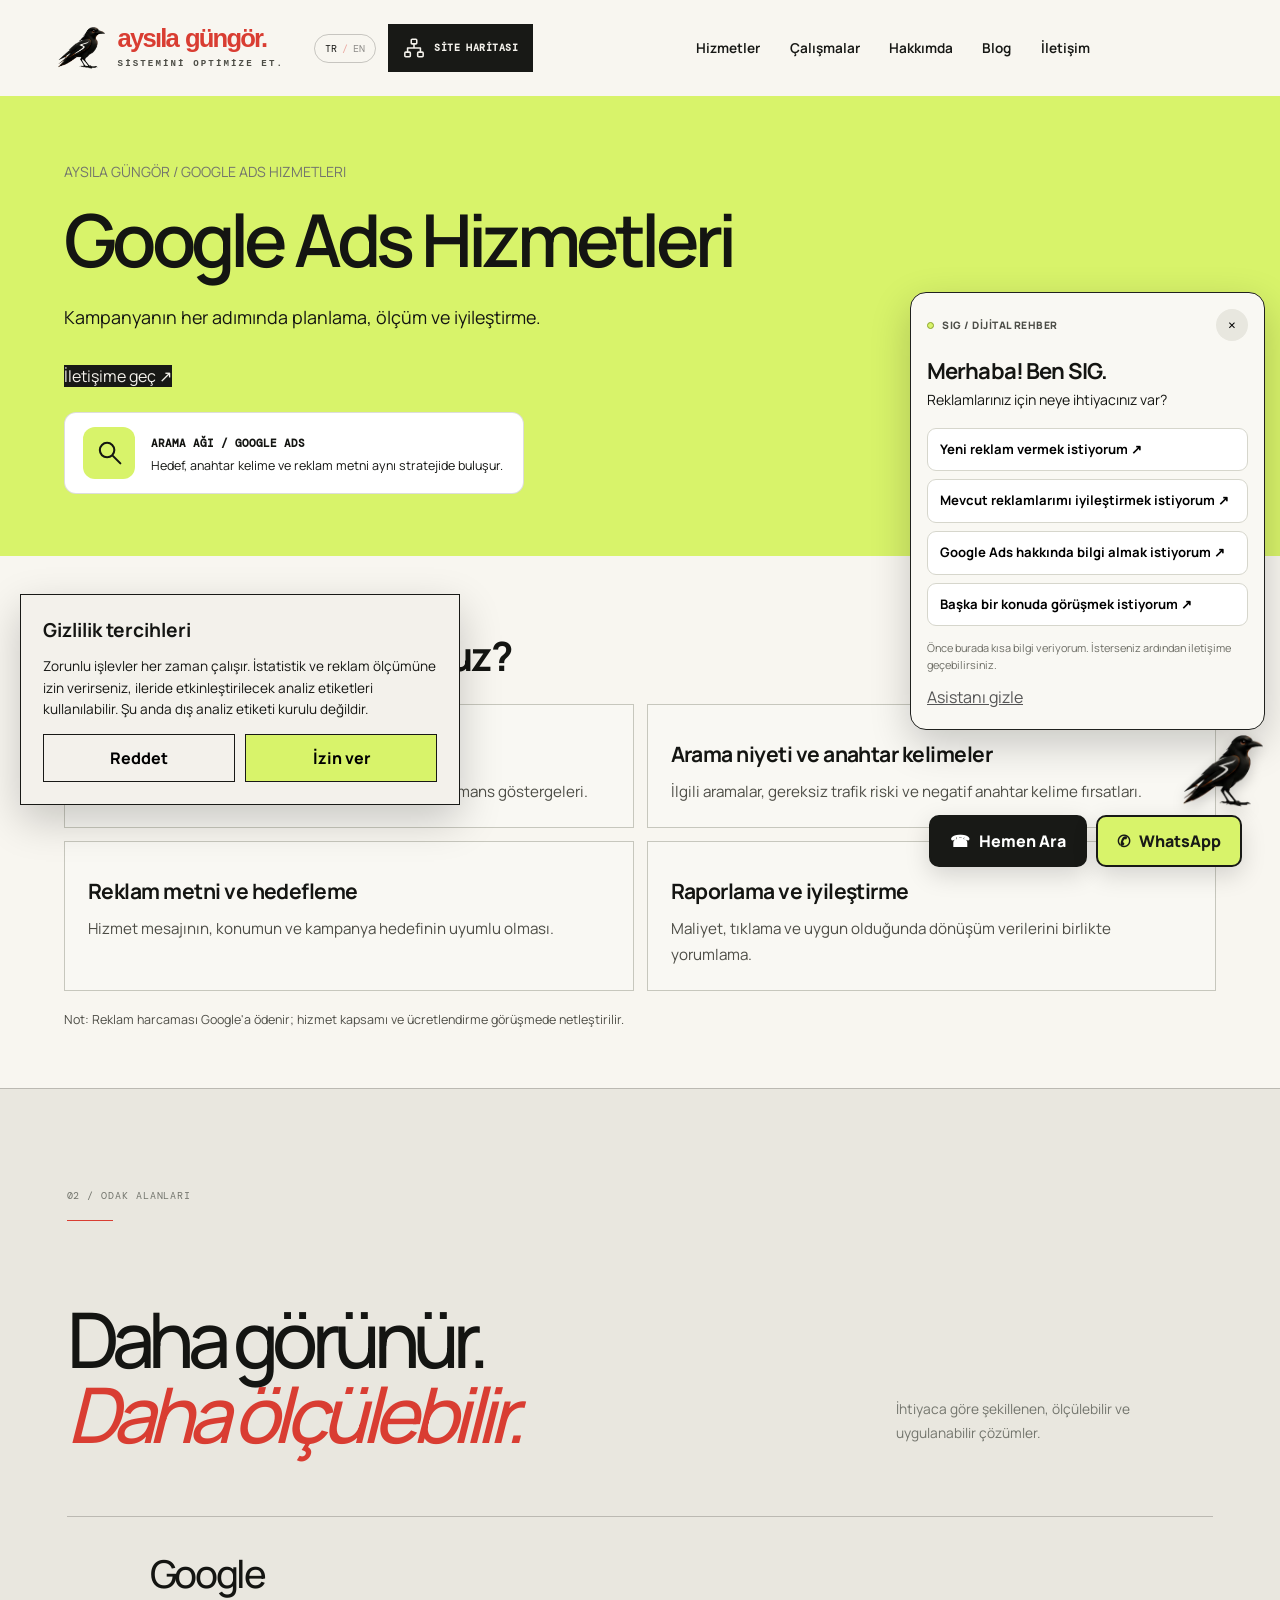
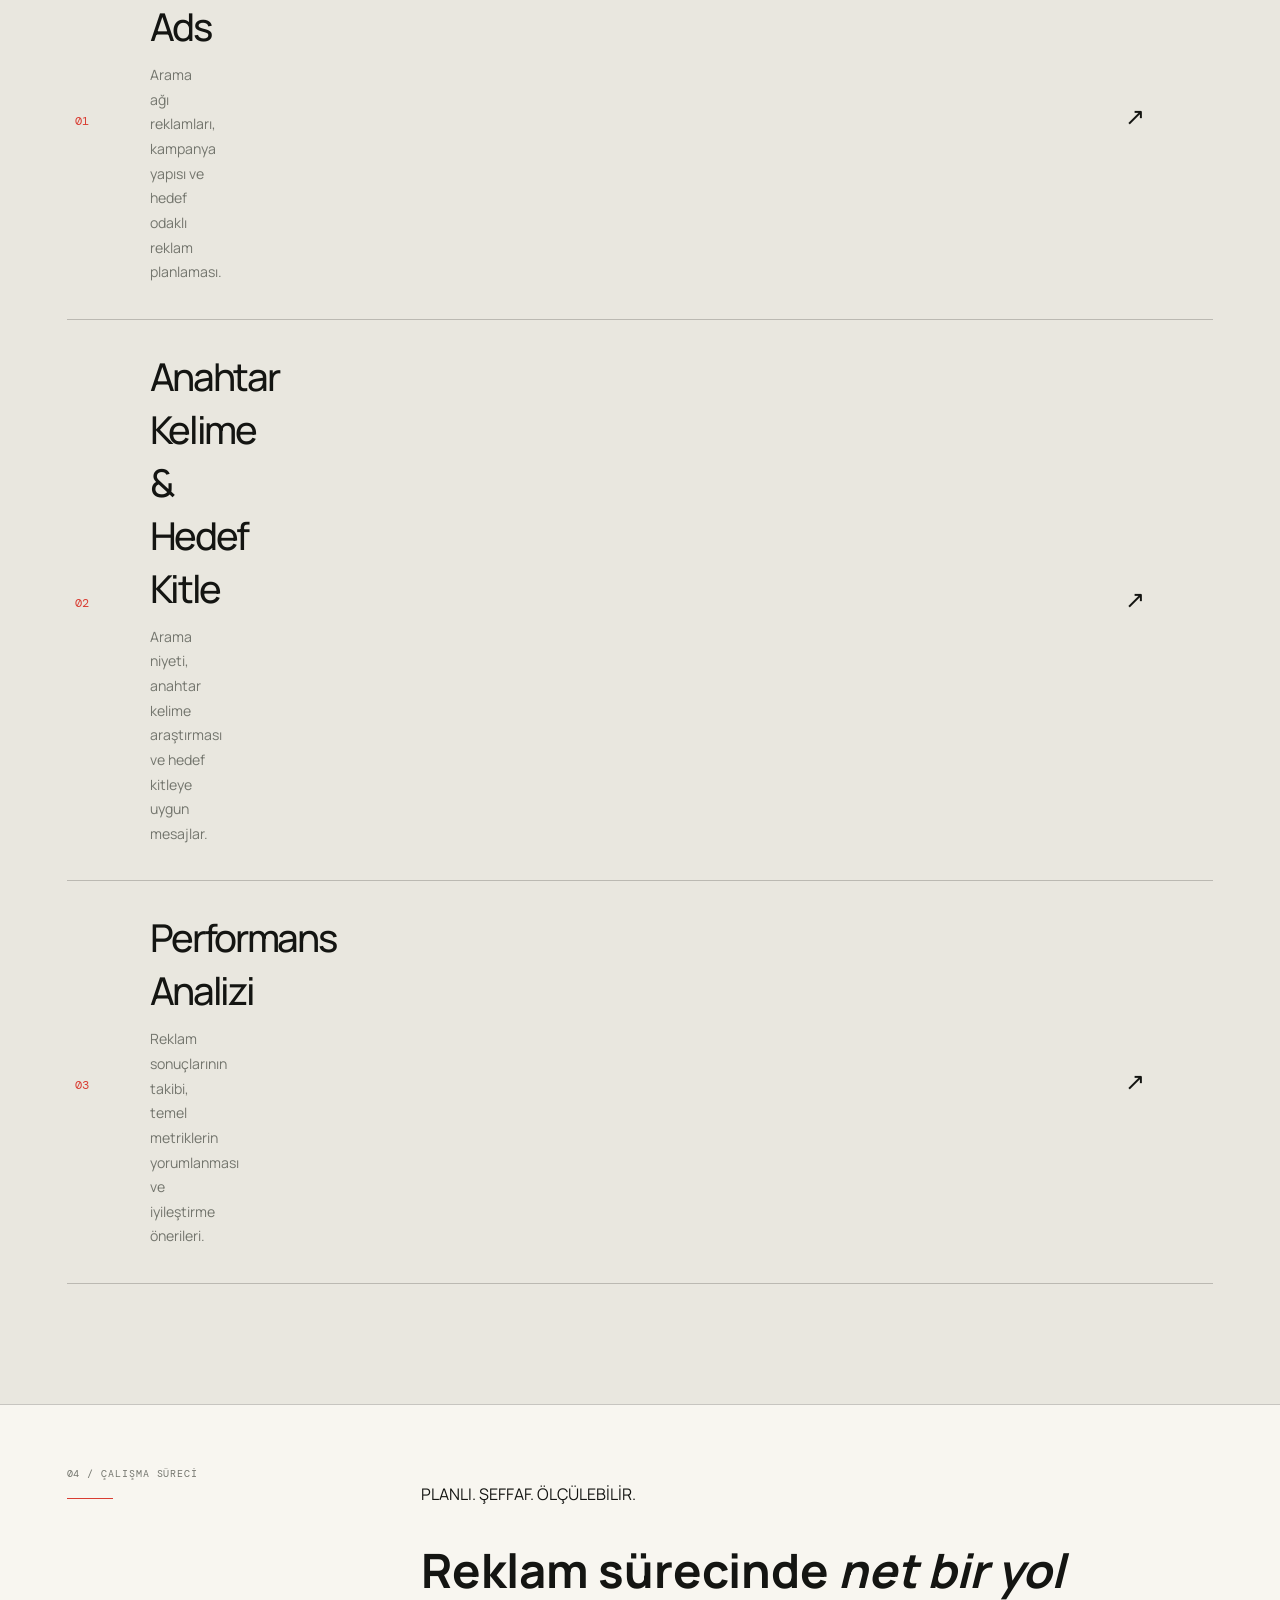
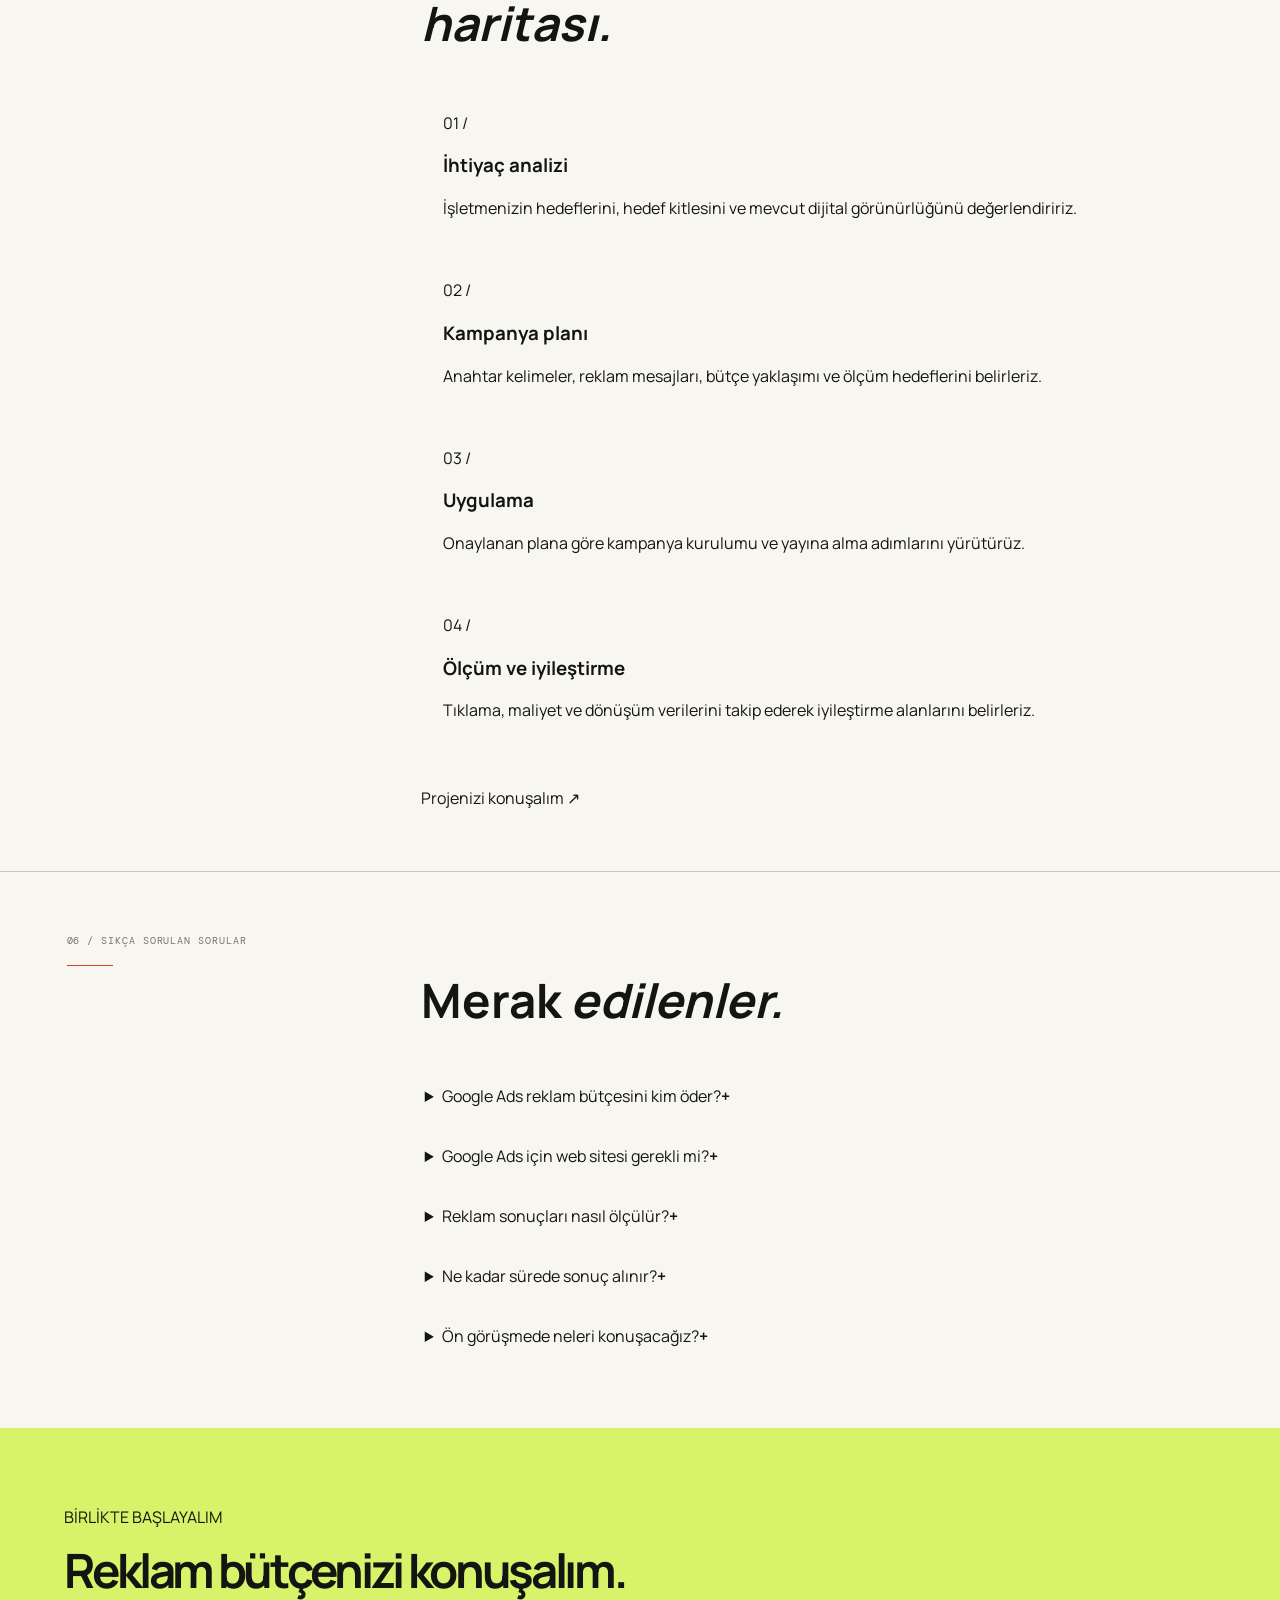
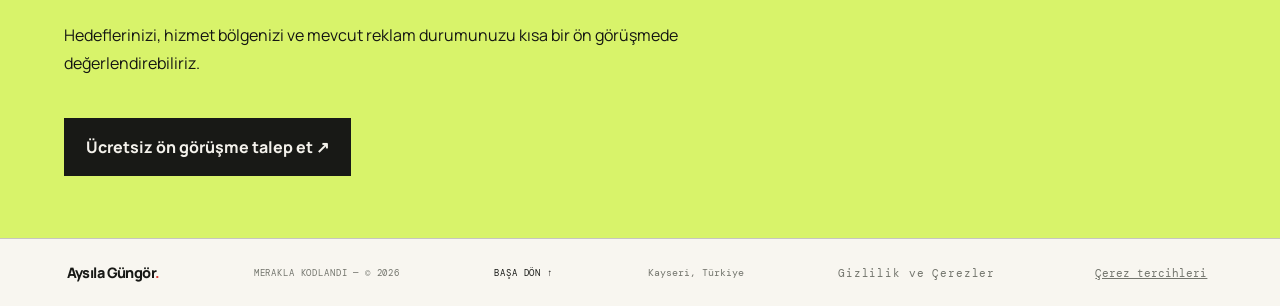
<file: google-ads.html>
<!DOCTYPE html>

<html lang="tr">
<head>
<meta charset="utf-8"/>
<meta content="width=device-width, initial-scale=1" name="viewport"/>
<meta content="#f3f1eb" name="theme-color"/>
<meta content="Google Ads Hizmetleri — Google Ads, dijital reklam planlaması ve performans analizi." name="description"/>
<title>Google Ads Hizmetleri | Aysıla Güngör</title>
<link href="https://fonts.googleapis.com" rel="preconnect"/>
<link crossorigin="" href="https://fonts.gstatic.com" rel="preconnect"/>
<link href="https://fonts.googleapis.com/css2?family=DM+Mono:wght@400;500&amp;family=Manrope:wght@400;500;600;700;800&amp;display=swap" rel="stylesheet"/>
<link href="style.css" rel="stylesheet"/>
<script defer="" src="script.js"></script>
<meta content="index,follow" name="robots"/><meta content="website" property="og:type"/><meta content="Google Ads Hizmetleri | Aysıla Güngör" property="og:title"/><meta content="Google Ads kampanya planlaması, veri analizi ve performans optimizasyonu." property="og:description"/><meta content="tr_TR" property="og:locale"/><meta content="summary" name="twitter:card"/><link href="https://aysilagungor.com/google-ads.html" rel="canonical"/><!-- Google tag (gtag.js) - GA4 -->
<script async src="https://www.googletagmanager.com/gtag/js?id=G-F6K0K6B7WJ"></script>
<script>
  window.dataLayer = window.dataLayer || [];
  function gtag(){dataLayer.push(arguments);}
  gtag('js', new Date());
  gtag('config', 'G-F6K0K6B7WJ');
</script>
</head>
<body>
<div aria-hidden="true" class="cursor-orb"></div>
<div class="site-shell" id="top">
<header class="topbar">
<a aria-label="Aysıla Güngör — ana sayfa" class="wordmark" href="./index.html"><img alt="" class="logo-crow" decoding="async" height="40" src="sig-crow.webp" width="44"/><span class="logo-text"><span class="brand-signature"><span class="brand-first">aysıla</span><span class="brand-surname">güngör<span class="brand-period">.</span></span></span><span class="brand-descriptor" data-en="OPTIMIZE YOUR SYSTEM." data-tr="SİSTEMİNİ OPTİMİZE ET.">SİSTEMİNİ OPTİMİZE ET.</span></span></a>

<div class="header-actions">
<button aria-label="Switch language" class="language-toggle" type="button"><span class="lang-tr active">TR</span><span class="lang-slash">/</span><span class="lang-en">EN</span></button>
<button aria-controls="site-nav" aria-expanded="false" aria-label="Site haritasını aç" class="menu-toggle" type="button"><span aria-hidden="true" class="sitemap-icon"><svg fill="none" height="22" stroke="currentColor" stroke-linecap="round" stroke-linejoin="round" stroke-width="1.7" viewbox="0 0 24 24" width="22"><rect height="5" rx="1" width="6" x="9" y="2.5"></rect><rect height="5" rx="1" width="6" x="2" y="16.5"></rect><rect height="5" rx="1" width="6" x="16" y="16.5"></rect><path d="M12 7.5v4.5M5 16.5v-4.5h14v4.5"></path></svg></span><span class="sitemap-label" data-en="SITE MAP" data-tr="SİTE HARİTASI">SİTE HARİTASI</span></button>
</div>
<nav aria-label="Ana menü" class="desktop-nav"><a data-en="Services" data-tr="Hizmetler" href="google-ads.html">Hizmetler</a><a data-en="Work" data-tr="Çalışmalar" href="calismalar.html">Çalışmalar</a><a data-en="About" data-tr="Hakkımda" href="hakkimda.html">Hakkımda</a><a data-en="Blog" data-tr="Blog" href="rehber-google-ads-butce.html">Blog</a><a data-en="Contact" data-tr="İletişim" href="iletisim.html">İletişim</a></nav><nav aria-label="Site haritası" class="site-nav" id="site-nav"><a data-en="Home" data-tr="Ana Sayfa" href="./index.html">Ana Sayfa</a><a aria-current="page" data-en="Google Ads" data-tr="Google Ads" href="google-ads.html">Google Ads</a><a data-en="Work" data-tr="Çalışmalar" href="calismalar.html">Çalışmalar</a><a data-en="About" data-tr="Hakkımda" href="hakkimda.html">Hakkımda</a><a data-en="Contact" data-tr="İletişim" href="iletisim.html">İletişim</a></nav>
</header>
<main><section class="subpage-hero"><p class="hero-kicker" data-en="AYSILA GÜNGÖR / GOOGLE ADS SERVICES" data-tr="AYSILA GÜNGÖR / GOOGLE ADS HIZMETLERI">AYSILA GÜNGÖR / GOOGLE ADS HIZMETLERI</p><h1 data-en="Google Ads Services" data-tr="Google Ads Hizmetleri">Google Ads Hizmetleri</h1><p data-en="Planning, measurement and improvement at every step." data-tr="Kampanyanın her adımında planlama, ölçüm ve iyileştirme.">Kampanyanın her adımında planlama, ölçüm ve iyileştirme.</p><a class="section-cta" href="iletisim.html"><span data-en="Get in touch" data-tr="İletişime geç">İletişime geç</span> ↗</a><div class="subpage-theme"><div class="subpage-theme-icon"><svg aria-hidden="true" fill="none" stroke="currentColor" stroke-linecap="round" stroke-linejoin="round" stroke-width="1.7" viewbox="0 0 24 24"><circle cx="10" cy="10" r="6"></circle><path d="m15 15 6 6"></path></svg></div><div><span>ARAMA AĞI / GOOGLE ADS</span><p>Hedef, anahtar kelime ve reklam metni aynı stratejide buluşur.</p></div></div></section><section class="compact-section service-clarity"><div class="compact-heading"><span class="section-overline" data-en="SERVICE SCOPE" data-tr="HİZMET KAPSAMI">HİZMET KAPSAMI</span><h2 data-en="What do we work on?" data-tr="Neleri birlikte ele alıyoruz?">Neleri birlikte ele alıyoruz?</h2></div><div class="info-grid"><article><h3 data-en="Account and campaign review" data-tr="Hesap ve kampanya incelemesi">Hesap ve kampanya incelemesi</h3><p data-en="Current structure, goals, ad groups and key performance metrics." data-tr="Mevcut yapı, hedefler, reklam grupları ve temel performans göstergeleri.">Mevcut yapı, hedefler, reklam grupları ve temel performans göstergeleri.</p></article><article><h3 data-en="Search intent and keywords" data-tr="Arama niyeti ve anahtar kelimeler">Arama niyeti ve anahtar kelimeler</h3><p data-en="Relevant searches, irrelevant traffic risks and negative keyword opportunities." data-tr="İlgili aramalar, gereksiz trafik riski ve negatif anahtar kelime fırsatları.">İlgili aramalar, gereksiz trafik riski ve negatif anahtar kelime fırsatları.</p></article><article><h3 data-en="Ad copy and targeting" data-tr="Reklam metni ve hedefleme">Reklam metni ve hedefleme</h3><p data-en="Aligning messaging, location and campaign goals." data-tr="Hizmet mesajının, konumun ve kampanya hedefinin uyumlu olması.">Hizmet mesajının, konumun ve kampanya hedefinin uyumlu olması.</p></article><article><h3 data-en="Reporting and refinement" data-tr="Raporlama ve iyileştirme">Raporlama ve iyileştirme</h3><p data-en="Reviewing costs, clicks and conversion data when available." data-tr="Maliyet, tıklama ve uygun olduğunda dönüşüm verilerini birlikte yorumlama.">Maliyet, tıklama ve uygun olduğunda dönüşüm verilerini birlikte yorumlama.</p></article></div><p class="scope-note" data-en="Note: Ad spend is paid to Google; service scope and fees are discussed separately." data-tr="Not: Reklam harcaması Google'a ödenir; hizmet kapsamı ve ücretlendirme görüşmede netleştirilir.">Not: Reklam harcaması Google'a ödenir; hizmet kapsamı ve ücretlendirme görüşmede netleştirilir.</p></section><section class="focus-section" id="focus">
<div class="section-label"><span data-en="02 / AREAS OF FOCUS" data-tr="02 / ODAK ALANLARI">02 / ODAK ALANLARI</span><span class="label-rule"></span></div>
<div class="focus-heading">
<h2><span data-en="More visibility." data-tr="Daha görünür.">Daha görünür.</span><br/><em data-en="More measurable." data-tr="Daha ölçülebilir.">Daha ölçülebilir.</em></h2>
<p data-en="Practical, measurable solutions shaped around real needs." data-tr="İhtiyaca göre şekillenen, ölçülebilir ve uygulanabilir çözümler.">İhtiyaca göre şekillenen, ölçülebilir ve uygulanabilir çözümler.</p>
</div>
<div class="focus-list">
<article class="focus-card">
<span class="focus-number">01</span>
<div><h3 data-en="Google Ads" data-tr="Google Ads">Google Ads</h3><p data-en="Search ads, campaign structure, and goal-oriented ad planning." data-tr="Arama ağı reklamları, kampanya yapısı ve hedef odaklı reklam planlaması.">Arama ağı reklamları, kampanya yapısı ve hedef odaklı reklam planlaması.</p></div>
<span aria-hidden="true" class="card-arrow">↗</span>
</article>
<article class="focus-card">
<span class="focus-number">02</span>
<div><h3 data-en="Keywords &amp; Audience" data-tr="Anahtar Kelime &amp; Hedef Kitle">Anahtar Kelime &amp; Hedef Kitle</h3><p data-en="Search intent, keyword research, and audience-relevant messaging." data-tr="Arama niyeti, anahtar kelime araştırması ve hedef kitleye uygun mesajlar.">Arama niyeti, anahtar kelime araştırması ve hedef kitleye uygun mesajlar.</p></div>
<span aria-hidden="true" class="card-arrow">↗</span>
</article>
<article class="focus-card">
<span class="focus-number">03</span>
<div><h3 data-en="Performance Analysis" data-tr="Performans Analizi">Performans Analizi</h3><p data-en="Tracking ad results, interpreting key metrics, and identifying improvements." data-tr="Reklam sonuçlarının takibi, temel metriklerin yorumlanması ve iyileştirme önerileri.">Reklam sonuçlarının takibi, temel metriklerin yorumlanması ve iyileştirme önerileri.</p></div>
<span aria-hidden="true" class="card-arrow">↗</span>
</article>
</div>
</section><section class="process-section section-grid" id="process">
<div class="section-label"><span data-en="04 / HOW I WORK" data-tr="04 / ÇALIŞMA SÜRECİ">04 / ÇALIŞMA SÜRECİ</span><span class="label-rule"></span></div>
<div class="process-content">
<p class="section-overline" data-en="STRUCTURED. TRANSPARENT. MEASURABLE." data-tr="PLANLI. ŞEFFAF. ÖLÇÜLEBİLİR.">PLANLI. ŞEFFAF. ÖLÇÜLEBİLİR.</p>
<h2 data-en="A &lt;em&gt;clear roadmap&lt;/em&gt; for advertising." data-tr="Reklam sürecinde &lt;em&gt;net bir yol haritası.&lt;/em&gt;">Reklam sürecinde <em>net bir yol haritası.</em></h2>
<div class="process-grid">
<article><span>01 /</span><h3 data-en="Discovery" data-tr="İhtiyaç analizi">İhtiyaç analizi</h3><p data-en="We review your goals, audience and current digital presence." data-tr="İşletmenizin hedeflerini, hedef kitlesini ve mevcut dijital görünürlüğünü değerlendiririz.">İşletmenizin hedeflerini, hedef kitlesini ve mevcut dijital görünürlüğünü değerlendiririz.</p></article>
<article><span>02 /</span><h3 data-en="Campaign plan" data-tr="Kampanya planı">Kampanya planı</h3><p data-en="We define keywords, messaging, budget approach and measurement goals." data-tr="Anahtar kelimeler, reklam mesajları, bütçe yaklaşımı ve ölçüm hedeflerini belirleriz.">Anahtar kelimeler, reklam mesajları, bütçe yaklaşımı ve ölçüm hedeflerini belirleriz.</p></article>
<article><span>03 /</span><h3 data-en="Launch" data-tr="Uygulama">Uygulama</h3><p data-en="We set up and launch campaigns based on the agreed plan." data-tr="Onaylanan plana göre kampanya kurulumu ve yayına alma adımlarını yürütürüz.">Onaylanan plana göre kampanya kurulumu ve yayına alma adımlarını yürütürüz.</p></article>
<article><span>04 /</span><h3 data-en="Measure and refine" data-tr="Ölçüm ve iyileştirme">Ölçüm ve iyileştirme</h3><p data-en="We review clicks, costs and conversion data to identify improvements." data-tr="Tıklama, maliyet ve dönüşüm verilerini takip ederek iyileştirme alanlarını belirleriz.">Tıklama, maliyet ve dönüşüm verilerini takip ederek iyileştirme alanlarını belirleriz.</p></article>
</div>
<a class="section-cta" href="./index.html#contact"><span data-en="Discuss your project" data-tr="Projenizi konuşalım">Projenizi konuşalım</span> ↗</a>
</div>
</section><section class="faq-section section-grid" id="faq">
<div class="section-label"><span data-en="06 / FAQ" data-tr="06 / SIKÇA SORULAN SORULAR">06 / SIKÇA SORULAN SORULAR</span><span class="label-rule"></span></div>
<div class="faq-content"><h2 data-en="Good &lt;em&gt;questions.&lt;/em&gt;" data-tr="Merak &lt;em&gt;edilenler.&lt;/em&gt;">Merak <em>edilenler.</em></h2>
<details><summary><span data-en="Who pays the Google Ads budget?" data-tr="Google Ads reklam bütçesini kim öder?">Google Ads reklam bütçesini kim öder?</span><b>+</b></summary><p data-en="The advertising budget is paid to Google through your Google Ads account. Service fees are separate." data-tr="Reklam bütçesi, Google Ads hesabı üzerinden doğrudan Google'a ödenir. Hizmet bedeli reklam harcamasından ayrı değerlendirilir.">Reklam bütçesi, Google Ads hesabı üzerinden doğrudan Google'a ödenir. Hizmet bedeli reklam harcamasından ayrı değerlendirilir.</p></details>
<details><summary><span data-en="Do I need a website for Google Ads?" data-tr="Google Ads için web sitesi gerekli mi?">Google Ads için web sitesi gerekli mi?</span><b>+</b></summary><p data-en="Most search campaigns need a suitable landing page. We can review your current site during an initial conversation." data-tr="Çoğu arama ağı kampanyasında kullanıcıyı yönlendireceğimiz uygun bir açılış sayfası gerekir. Mevcut sitenizin buna uygun olup olmadığını ön görüşmede değerlendirebiliriz.">Çoğu arama ağı kampanyasında kullanıcıyı yönlendireceğimiz uygun bir açılış sayfası gerekir. Mevcut sitenizin buna uygun olup olmadığını ön görüşmede değerlendirebiliriz.</p></details>
<details><summary><span data-en="How are results measured?" data-tr="Reklam sonuçları nasıl ölçülür?">Reklam sonuçları nasıl ölçülür?</span><b>+</b></summary><p data-en="Clicks, spend and relevant conversion events such as form, phone or WhatsApp link clicks can be tracked. Actual sales or conversations need separate verification." data-tr="Tıklama, maliyet ve uygun olduğunda form, telefon veya WhatsApp bağlantısı tıklamaları gibi dönüşüm olayları izlenebilir. Gerçek satış veya görüşme ayrıca doğrulanmalıdır.">Tıklama, maliyet ve uygun olduğunda form, telefon veya WhatsApp bağlantısı tıklamaları gibi dönüşüm olayları izlenebilir. Gerçek satış veya görüşme ayrıca doğrulanmalıdır.</p></details>
<details><summary><span data-en="How quickly can results be expected?" data-tr="Ne kadar sürede sonuç alınır?">Ne kadar sürede sonuç alınır?</span><b>+</b></summary><p data-en="Timing varies with industry, competition, budget and landing page. Sales cannot be guaranteed within a fixed period; campaigns are reviewed as data comes in." data-tr="Süre; sektöre, rekabete, bütçeye ve açılış sayfasına göre değişir. Belirli bir sürede satış garantisi vermek doğru olmaz; ilk veriler geldikçe kampanya değerlendirilir.">Süre; sektöre, rekabete, bütçeye ve açılış sayfasına göre değişir. Belirli bir sürede satış garantisi vermek doğru olmaz; ilk veriler geldikçe kampanya değerlendirilir.</p></details>
<details><summary><span data-en="What happens in the first conversation?" data-tr="Ön görüşmede neleri konuşacağız?">Ön görüşmede neleri konuşacağız?</span><b>+</b></summary><p data-en="We can discuss goals, service area, current ads and budget expectations, then clarify the potential scope." data-tr="İşletmenizin hedeflerini, hizmet bölgenizi, mevcut reklam durumunuzu ve yaklaşık bütçe beklentinizi konuşabiliriz. Ardından uygun çalışma kapsamı netleşir.">İşletmenizin hedeflerini, hizmet bölgenizi, mevcut reklam durumunuzu ve yaklaşık bütçe beklentinizi konuşabiliriz. Ardından uygun çalışma kapsamı netleşir.</p></details>
</div></section><section class="conversion-feature"><p class="section-overline" data-en="LET'S GET STARTED" data-tr="BİRLİKTE BAŞLAYALIM">BİRLİKTE BAŞLAYALIM</p><h2 data-en="Let's talk about your ad budget." data-tr="Reklam bütçenizi konuşalım.">Reklam bütçenizi konuşalım.</h2><p data-en="We can discuss your goals, service area and current advertising setup." data-tr="Hedeflerinizi, hizmet bölgenizi ve mevcut reklam durumunuzu kısa bir ön görüşmede değerlendirebiliriz.">Hedeflerinizi, hizmet bölgenizi ve mevcut reklam durumunuzu kısa bir ön görüşmede değerlendirebiliriz.</p><a data-en="Request a free introductory call ↗" data-tr="Ücretsiz ön görüşme talep et ↗" href="iletisim.html">Ücretsiz ön görüşme talep et ↗</a></section></main>
<footer class="footer">
<a class="footer-name" href="./index.html">Aysıla Güngör<span>.</span></a>
<span><span data-en="BUILT WITH CURIOSITY" data-tr="MERAKLA KODLANDI">MERAKLA KODLANDI</span> — © <span id="year"></span></span>
<a class="back-top" href="#top"><span data-en="BACK TO TOP" data-tr="BAŞA DÖN">BAŞA DÖN</span> ↑</a><span class="footer-location" data-en="Kayseri, Türkiye" data-tr="Kayseri, Türkiye">Kayseri, Türkiye</span><a class="footer-privacy" data-en="Privacy &amp; Cookies" data-tr="Gizlilik ve Çerezler" href="gizlilik.html">Gizlilik ve Çerezler</a><button class="privacy-settings" data-en="Cookie preferences" data-tr="Çerez tercihleri" type="button">Çerez tercihleri</button>
</footer>
</div>
<aside aria-label="Telefon ve WhatsApp iletişim seçenekleri" class="conversion-dock"><a aria-label="Telefonla ara" class="conversion-dock-secondary" data-conversion="phone_click" data-measurement="click-intent" href="tel:+905414140489"><span aria-hidden="true" class="dock-icon">☎</span><span data-en="Call Now" data-tr="Hemen Ara">Hemen Ara</span></a><a aria-label="WhatsApp üzerinden mesaj gönder" class="conversion-dock-primary" data-conversion="whatsapp_click" data-measurement="click-intent" href="https://wa.me/905414140489?text=Merhaba%2C%20web%20siteniz%20%C3%BCzerinden%20ula%C5%9F%C4%B1yorum.%20Google%20Ads%20ve%20dijital%20reklam%20hizmetleriniz%20hakk%C4%B1nda%20bilgi%20almak%20istiyorum." rel="noopener noreferrer" target="_blank"><span aria-hidden="true" class="dock-icon">✆</span><span>WhatsApp</span></a></aside><section aria-label="Çerez tercihleri" class="privacy-consent" hidden="" id="privacy-consent"><strong data-en="Privacy preferences" data-tr="Gizlilik tercihleri">Gizlilik tercihleri</strong><p data-en="Essential features always work. If you allow analytics and ad measurement, tracking tags can be enabled later. No external analytics tag is currently installed." data-tr="Zorunlu işlevler her zaman çalışır. İstatistik ve reklam ölçümüne izin verirseniz, ileride etkinleştirilecek analiz etiketleri kullanılabilir. Şu anda dış analiz etiketi kurulu değildir.">Zorunlu işlevler her zaman çalışır. İstatistik ve reklam ölçümüne izin verirseniz, ileride etkinleştirilecek analiz etiketleri kullanılabilir. Şu anda dış analiz etiketi kurulu değildir.</p><div><button data-consent="deny" data-en="Reject" data-tr="Reddet" type="button">Reddet</button><button data-consent="accept" data-en="Allow" data-tr="İzin ver" type="button">İzin ver</button></div></section><aside aria-label="SIG reklam asistanı" class="sig-assistant" id="sig-assistant">
<div class="sig-dialog" hidden="" id="sig-dialog">
<div class="sig-dialog-top"><span class="sig-ident"><span class="sig-status"></span> SIG / DİJİTAL REHBER</span><button aria-label="Asistanı kapat" class="sig-close" title="Kapat" type="button">×</button></div>
<div class="sig-greeting"><strong data-en="Hello! I'm SIG." data-tr="Merhaba! Ben SIG.">Merhaba! Ben SIG.</strong><p data-en="How can I help with your advertising?" data-tr="Reklamlarınız için neye ihtiyacınız var?">Reklamlarınız için neye ihtiyacınız var?</p></div>
<div aria-label="İletişim konuları" class="sig-choices" role="group">
<button data-en="I want to start advertising ↗" data-sig-topic="new" data-tr="Yeni reklam vermek istiyorum ↗" type="button">Yeni reklam vermek istiyorum ↗</button>
<button data-en="I want to improve my ads ↗" data-sig-topic="improve" data-tr="Mevcut reklamlarımı iyileştirmek istiyorum ↗" type="button">Mevcut reklamlarımı iyileştirmek istiyorum ↗</button>
<button data-en="I'd like to learn about Google Ads ↗" data-sig-topic="info" data-tr="Google Ads hakkında bilgi almak istiyorum ↗" type="button">Google Ads hakkında bilgi almak istiyorum ↗</button>
<button data-en="I'd like to discuss something else ↗" data-sig-topic="other" data-tr="Başka bir konuda görüşmek istiyorum ↗" type="button">Başka bir konuda görüşmek istiyorum ↗</button>
</div><div aria-live="polite" class="sig-answer" hidden="" id="sig-answer"><strong class="sig-answer-title"></strong><p class="sig-answer-body"></p><div class="sig-answer-actions"><button class="sig-back" data-en="← Ask something else" data-tr="← Başka soru sor" type="button">← Başka soru sor</button><a class="sig-more" data-en="Explore services ↗" data-tr="Hizmetleri incele ↗" href="google-ads.html">Hizmetleri incele ↗</a><a class="sig-contact" data-en="Get in touch ↗" data-tr="İletişime geç ↗" href="iletisim.html">İletişime geç ↗</a></div></div>
<p class="sig-note" data-en="I’ll answer briefly here first. You can contact me afterwards if you wish." data-tr="Önce burada kısa bilgi veriyorum. İsterseniz ardından iletişime geçebilirsiniz.">Önce burada kısa bilgi veriyorum. İsterseniz ardından iletişime geçebilirsiniz.</p>
<button class="sig-hide" data-en="Hide assistant" data-tr="Asistanı gizle" type="button">Asistanı gizle</button>
</div>
<button aria-controls="sig-dialog" aria-expanded="false" aria-label="SIG asistanını aç" class="sig-avatar" title="SIG ile konuş" type="button"><img alt="" decoding="async" height="98" src="sig-crow.webp" width="113"/></button>
<span class="sig-tooltip" data-en="Have a question?" data-tr="Sorularınız mı var?">Sorularınız mı var?</span>
</aside></body>
</html>
</file>
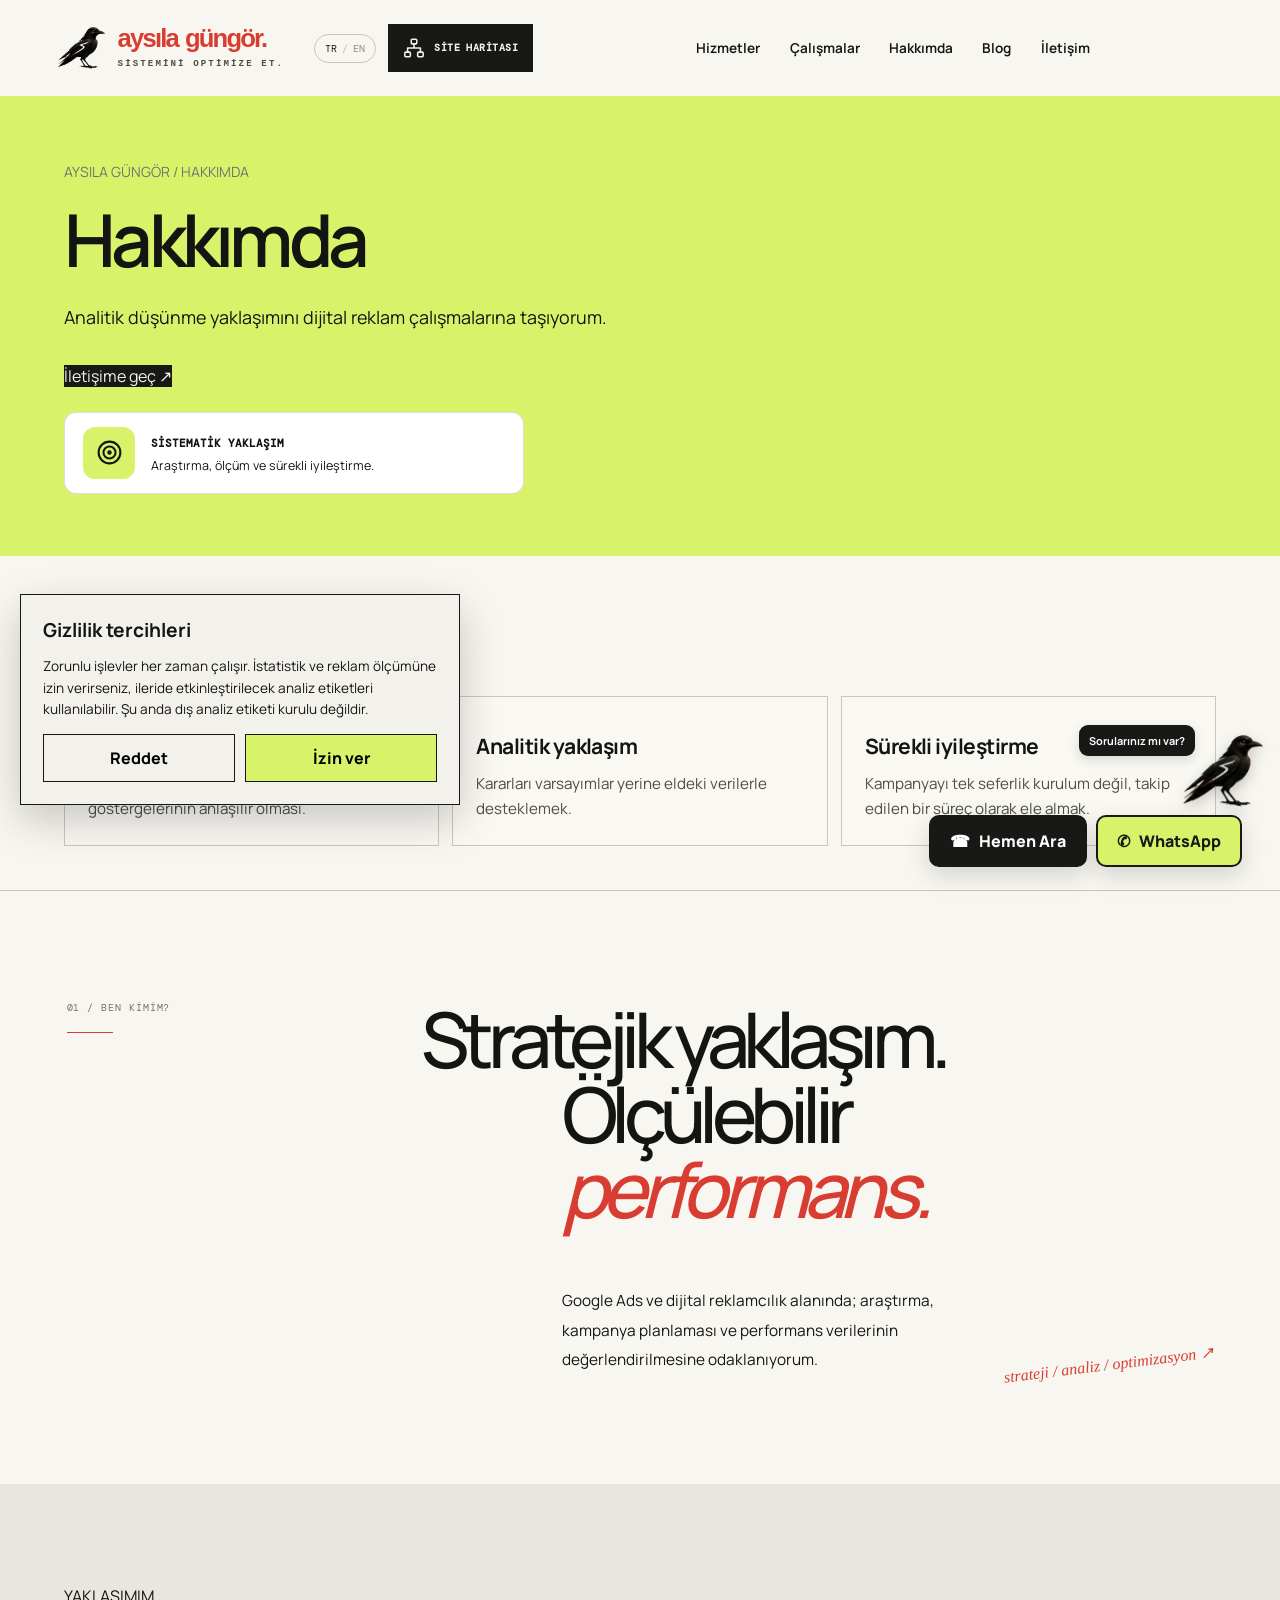
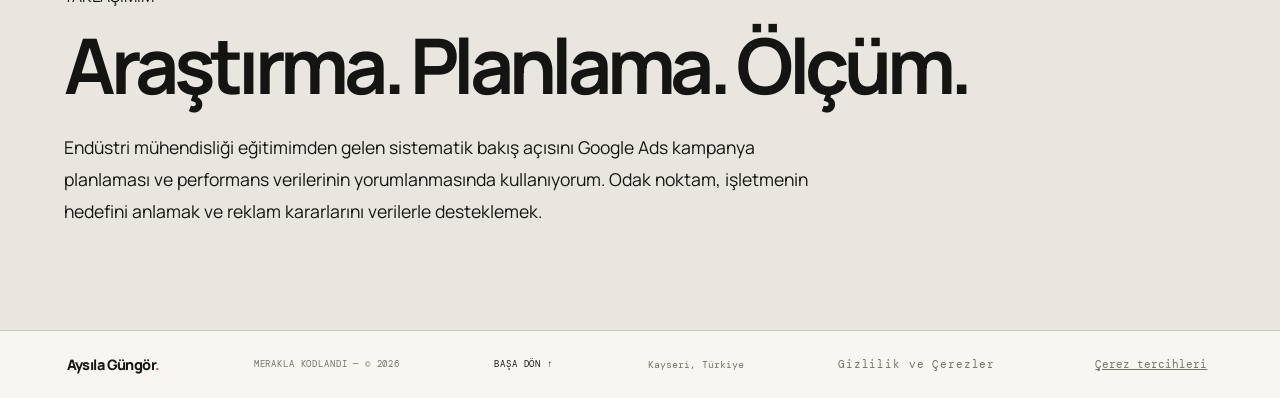
<file: hakkimda.html>
<!DOCTYPE html>

<html lang="tr">
<head>
<meta charset="utf-8"/>
<meta content="width=device-width, initial-scale=1" name="viewport"/>
<meta content="#f3f1eb" name="theme-color"/>
<meta content="Hakkımda — Google Ads, dijital reklam planlaması ve performans analizi." name="description"/>
<title>Hakkımda | Aysıla Güngör</title>
<link href="https://fonts.googleapis.com" rel="preconnect"/>
<link crossorigin="" href="https://fonts.gstatic.com" rel="preconnect"/>
<link href="https://fonts.googleapis.com/css2?family=DM+Mono:wght@400;500&amp;family=Manrope:wght@400;500;600;700;800&amp;display=swap" rel="stylesheet"/>
<link href="style.css" rel="stylesheet"/>
<script defer="" src="script.js"></script>
<meta content="index,follow" name="robots"/><meta content="website" property="og:type"/><meta content="Hakkımda | Aysıla Güngör" property="og:title"/><meta content="Google Ads kampanya planlaması, veri analizi ve performans optimizasyonu." property="og:description"/><meta content="tr_TR" property="og:locale"/><meta content="summary" name="twitter:card"/><link href="https://aysilagungor.com/hakkimda.html" rel="canonical"/><!-- Google tag (gtag.js) - GA4 -->
<script async src="https://www.googletagmanager.com/gtag/js?id=G-F6K0K6B7WJ"></script>
<script>
  window.dataLayer = window.dataLayer || [];
  function gtag(){dataLayer.push(arguments);}
  gtag('js', new Date());
  gtag('config', 'G-F6K0K6B7WJ');
</script>
</head>
<body>
<div aria-hidden="true" class="cursor-orb"></div>
<div class="site-shell" id="top">
<header class="topbar">
<a aria-label="Aysıla Güngör — ana sayfa" class="wordmark" href="./index.html"><img alt="" class="logo-crow" decoding="async" height="40" src="sig-crow.webp" width="44"/><span class="logo-text"><span class="brand-signature"><span class="brand-first">aysıla</span><span class="brand-surname">güngör<span class="brand-period">.</span></span></span><span class="brand-descriptor" data-en="OPTIMIZE YOUR SYSTEM." data-tr="SİSTEMİNİ OPTİMİZE ET.">SİSTEMİNİ OPTİMİZE ET.</span></span></a>

<div class="header-actions">
<button aria-label="Switch language" class="language-toggle" type="button"><span class="lang-tr active">TR</span><span class="lang-slash">/</span><span class="lang-en">EN</span></button>
<button aria-controls="site-nav" aria-expanded="false" aria-label="Site haritasını aç" class="menu-toggle" type="button"><span aria-hidden="true" class="sitemap-icon"><svg fill="none" height="22" stroke="currentColor" stroke-linecap="round" stroke-linejoin="round" stroke-width="1.7" viewbox="0 0 24 24" width="22"><rect height="5" rx="1" width="6" x="9" y="2.5"></rect><rect height="5" rx="1" width="6" x="2" y="16.5"></rect><rect height="5" rx="1" width="6" x="16" y="16.5"></rect><path d="M12 7.5v4.5M5 16.5v-4.5h14v4.5"></path></svg></span><span class="sitemap-label" data-en="SITE MAP" data-tr="SİTE HARİTASI">SİTE HARİTASI</span></button>
</div>
<nav aria-label="Ana menü" class="desktop-nav"><a data-en="Services" data-tr="Hizmetler" href="google-ads.html">Hizmetler</a><a data-en="Work" data-tr="Çalışmalar" href="calismalar.html">Çalışmalar</a><a data-en="About" data-tr="Hakkımda" href="hakkimda.html">Hakkımda</a><a data-en="Blog" data-tr="Blog" href="rehber-google-ads-butce.html">Blog</a><a data-en="Contact" data-tr="İletişim" href="iletisim.html">İletişim</a></nav><nav aria-label="Site haritası" class="site-nav" id="site-nav"><a data-en="Home" data-tr="Ana Sayfa" href="./index.html">Ana Sayfa</a><a data-en="Google Ads" data-tr="Google Ads" href="google-ads.html">Google Ads</a><a data-en="Work" data-tr="Çalışmalar" href="calismalar.html">Çalışmalar</a><a aria-current="page" data-en="About" data-tr="Hakkımda" href="hakkimda.html">Hakkımda</a><a data-en="Contact" data-tr="İletişim" href="iletisim.html">İletişim</a></nav>
</header>
<main><section class="subpage-hero"><p class="hero-kicker" data-en="AYSILA GÜNGÖR / ABOUT ME" data-tr="AYSILA GÜNGÖR / HAKKIMDA">AYSILA GÜNGÖR / HAKKIMDA</p><h1 data-en="About Me" data-tr="Hakkımda">Hakkımda</h1><p data-en="I bring an analytical mindset to digital advertising." data-tr="Analitik düşünme yaklaşımını dijital reklam çalışmalarına taşıyorum.">Analitik düşünme yaklaşımını dijital reklam çalışmalarına taşıyorum.</p><a class="section-cta" href="iletisim.html"><span data-en="Get in touch" data-tr="İletişime geç">İletişime geç</span> ↗</a><div class="subpage-theme"><div class="subpage-theme-icon"><svg aria-hidden="true" fill="none" stroke="currentColor" stroke-linecap="round" stroke-linejoin="round" stroke-width="1.7" viewbox="0 0 24 24"><circle cx="12" cy="12" r="9"></circle><circle cx="12" cy="12" r="5"></circle><circle cx="12" cy="12" r="1"></circle></svg></div><div><span>SİSTEMATİK YAKLAŞIM</span><p>Araştırma, ölçüm ve sürekli iyileştirme.</p></div></div></section><section class="compact-section values-section"><span class="section-overline" data-en="HOW I WORK" data-tr="ÇALIŞMA BİÇİMİM">ÇALIŞMA BİÇİMİM</span><h2 data-en="Three guiding principles." data-tr="Üç temel ilke.">Üç temel ilke.</h2><div class="info-grid"><article><h3 data-en="Clarity" data-tr="Açıklık">Açıklık</h3><p data-en="Making goals and key metrics easy to understand." data-tr="Hedeflerin ve temel performans göstergelerinin anlaşılır olması.">Hedeflerin ve temel performans göstergelerinin anlaşılır olması.</p></article><article><h3 data-en="Analytical thinking" data-tr="Analitik yaklaşım">Analitik yaklaşım</h3><p data-en="Grounding decisions in available data rather than assumptions." data-tr="Kararları varsayımlar yerine eldeki verilerle desteklemek.">Kararları varsayımlar yerine eldeki verilerle desteklemek.</p></article><article><h3 data-en="Continuous improvement" data-tr="Sürekli iyileştirme">Sürekli iyileştirme</h3><p data-en="Treating campaigns as ongoing work, not one-time setup." data-tr="Kampanyayı tek seferlik kurulum değil, takip edilen bir süreç olarak ele almak.">Kampanyayı tek seferlik kurulum değil, takip edilen bir süreç olarak ele almak.</p></article></div></section><section class="intro section-grid" id="about">
<div class="section-label"><span data-en="01 / A LITTLE ABOUT ME" data-tr="01 / BEN KİMİM?">01 / BEN KİMİM?</span><span class="label-rule"></span></div>
<div class="intro-copy">
<h2><span data-en="Strategic thinking." data-tr="Stratejik yaklaşım.">Stratejik yaklaşım.</span><br/><span class="indent" data-en="Measurable &lt;em&gt;performance.&lt;/em&gt;" data-tr="Ölçülebilir &lt;em&gt;performans.&lt;/em&gt;">Ölçülebilir <em>performans.</em></span></h2>
<div class="intro-bottom">
<p data-en="My focus is Google Ads and digital advertising, with an emphasis on research, campaign planning and performance analysis." data-tr="Google Ads ve dijital reklamcılık alanında; araştırma, kampanya planlaması ve performans verilerinin değerlendirilmesine odaklanıyorum.">Google Ads ve dijital reklamcılık alanında; araştırma, kampanya planlaması ve performans verilerinin değerlendirilmesine odaklanıyorum.</p>
<span class="hand-note" data-en="strategy / analysis / optimization ↗" data-tr="strateji / analiz / optimizasyon ↗">strateji / analiz / optimizasyon ↗</span>
</div>
</div>
</section><section class="about-extra"><p class="section-overline" data-en="MY APPROACH" data-tr="YAKLAŞIMIM">YAKLAŞIMIM</p><h2 data-en="Research. Planning. Measurement." data-tr="Araştırma. Planlama. Ölçüm.">Araştırma. Planlama. Ölçüm.</h2><p data-en="I apply the systematic thinking from my industrial engineering education to Google Ads planning and performance interpretation. My focus is understanding business goals and supporting advertising decisions with data." data-tr="Endüstri mühendisliği eğitimimden gelen sistematik bakış açısını Google Ads kampanya planlaması ve performans verilerinin yorumlanmasında kullanıyorum. Odak noktam, işletmenin hedefini anlamak ve reklam kararlarını verilerle desteklemek.">Endüstri mühendisliği eğitimimden gelen sistematik bakış açısını Google Ads kampanya planlaması ve performans verilerinin yorumlanmasında kullanıyorum. Odak noktam, işletmenin hedefini anlamak ve reklam kararlarını verilerle desteklemek.</p></section></main>
<footer class="footer">
<a class="footer-name" href="./index.html">Aysıla Güngör<span>.</span></a>
<span><span data-en="BUILT WITH CURIOSITY" data-tr="MERAKLA KODLANDI">MERAKLA KODLANDI</span> — © <span id="year"></span></span>
<a class="back-top" href="#top"><span data-en="BACK TO TOP" data-tr="BAŞA DÖN">BAŞA DÖN</span> ↑</a><span class="footer-location" data-en="Kayseri, Türkiye" data-tr="Kayseri, Türkiye">Kayseri, Türkiye</span><a class="footer-privacy" data-en="Privacy &amp; Cookies" data-tr="Gizlilik ve Çerezler" href="gizlilik.html">Gizlilik ve Çerezler</a><button class="privacy-settings" data-en="Cookie preferences" data-tr="Çerez tercihleri" type="button">Çerez tercihleri</button>
</footer>
</div>
<aside aria-label="Telefon ve WhatsApp iletişim seçenekleri" class="conversion-dock"><a aria-label="Telefonla ara" class="conversion-dock-secondary" data-conversion="phone_click" data-measurement="click-intent" href="tel:+905414140489"><span aria-hidden="true" class="dock-icon">☎</span><span data-en="Call Now" data-tr="Hemen Ara">Hemen Ara</span></a><a aria-label="WhatsApp üzerinden mesaj gönder" class="conversion-dock-primary" data-conversion="whatsapp_click" data-measurement="click-intent" href="https://wa.me/905414140489?text=Merhaba%2C%20web%20siteniz%20%C3%BCzerinden%20ula%C5%9F%C4%B1yorum.%20Google%20Ads%20ve%20dijital%20reklam%20hizmetleriniz%20hakk%C4%B1nda%20bilgi%20almak%20istiyorum." rel="noopener noreferrer" target="_blank"><span aria-hidden="true" class="dock-icon">✆</span><span>WhatsApp</span></a></aside><section aria-label="Çerez tercihleri" class="privacy-consent" hidden="" id="privacy-consent"><strong data-en="Privacy preferences" data-tr="Gizlilik tercihleri">Gizlilik tercihleri</strong><p data-en="Essential features always work. If you allow analytics and ad measurement, tracking tags can be enabled later. No external analytics tag is currently installed." data-tr="Zorunlu işlevler her zaman çalışır. İstatistik ve reklam ölçümüne izin verirseniz, ileride etkinleştirilecek analiz etiketleri kullanılabilir. Şu anda dış analiz etiketi kurulu değildir.">Zorunlu işlevler her zaman çalışır. İstatistik ve reklam ölçümüne izin verirseniz, ileride etkinleştirilecek analiz etiketleri kullanılabilir. Şu anda dış analiz etiketi kurulu değildir.</p><div><button data-consent="deny" data-en="Reject" data-tr="Reddet" type="button">Reddet</button><button data-consent="accept" data-en="Allow" data-tr="İzin ver" type="button">İzin ver</button></div></section><aside aria-label="SIG reklam asistanı" class="sig-assistant" id="sig-assistant">
<div class="sig-dialog" hidden="" id="sig-dialog">
<div class="sig-dialog-top"><span class="sig-ident"><span class="sig-status"></span> SIG / DİJİTAL REHBER</span><button aria-label="Asistanı kapat" class="sig-close" title="Kapat" type="button">×</button></div>
<div class="sig-greeting"><strong data-en="Hello! I'm SIG." data-tr="Merhaba! Ben SIG.">Merhaba! Ben SIG.</strong><p data-en="How can I help with your advertising?" data-tr="Reklamlarınız için neye ihtiyacınız var?">Reklamlarınız için neye ihtiyacınız var?</p></div>
<div aria-label="İletişim konuları" class="sig-choices" role="group">
<button data-en="I want to start advertising ↗" data-sig-topic="new" data-tr="Yeni reklam vermek istiyorum ↗" type="button">Yeni reklam vermek istiyorum ↗</button>
<button data-en="I want to improve my ads ↗" data-sig-topic="improve" data-tr="Mevcut reklamlarımı iyileştirmek istiyorum ↗" type="button">Mevcut reklamlarımı iyileştirmek istiyorum ↗</button>
<button data-en="I'd like to learn about Google Ads ↗" data-sig-topic="info" data-tr="Google Ads hakkında bilgi almak istiyorum ↗" type="button">Google Ads hakkında bilgi almak istiyorum ↗</button>
<button data-en="I'd like to discuss something else ↗" data-sig-topic="other" data-tr="Başka bir konuda görüşmek istiyorum ↗" type="button">Başka bir konuda görüşmek istiyorum ↗</button>
</div><div aria-live="polite" class="sig-answer" hidden="" id="sig-answer"><strong class="sig-answer-title"></strong><p class="sig-answer-body"></p><div class="sig-answer-actions"><button class="sig-back" data-en="← Ask something else" data-tr="← Başka soru sor" type="button">← Başka soru sor</button><a class="sig-more" data-en="Explore services ↗" data-tr="Hizmetleri incele ↗" href="google-ads.html">Hizmetleri incele ↗</a><a class="sig-contact" data-en="Get in touch ↗" data-tr="İletişime geç ↗" href="iletisim.html">İletişime geç ↗</a></div></div>
<p class="sig-note" data-en="I’ll answer briefly here first. You can contact me afterwards if you wish." data-tr="Önce burada kısa bilgi veriyorum. İsterseniz ardından iletişime geçebilirsiniz.">Önce burada kısa bilgi veriyorum. İsterseniz ardından iletişime geçebilirsiniz.</p>
<button class="sig-hide" data-en="Hide assistant" data-tr="Asistanı gizle" type="button">Asistanı gizle</button>
</div>
<button aria-controls="sig-dialog" aria-expanded="false" aria-label="SIG asistanını aç" class="sig-avatar" title="SIG ile konuş" type="button"><img alt="" decoding="async" height="98" src="sig-crow.webp" width="113"/></button>
<span class="sig-tooltip" data-en="Have a question?" data-tr="Sorularınız mı var?">Sorularınız mı var?</span>
</aside></body>
</html>
</file>
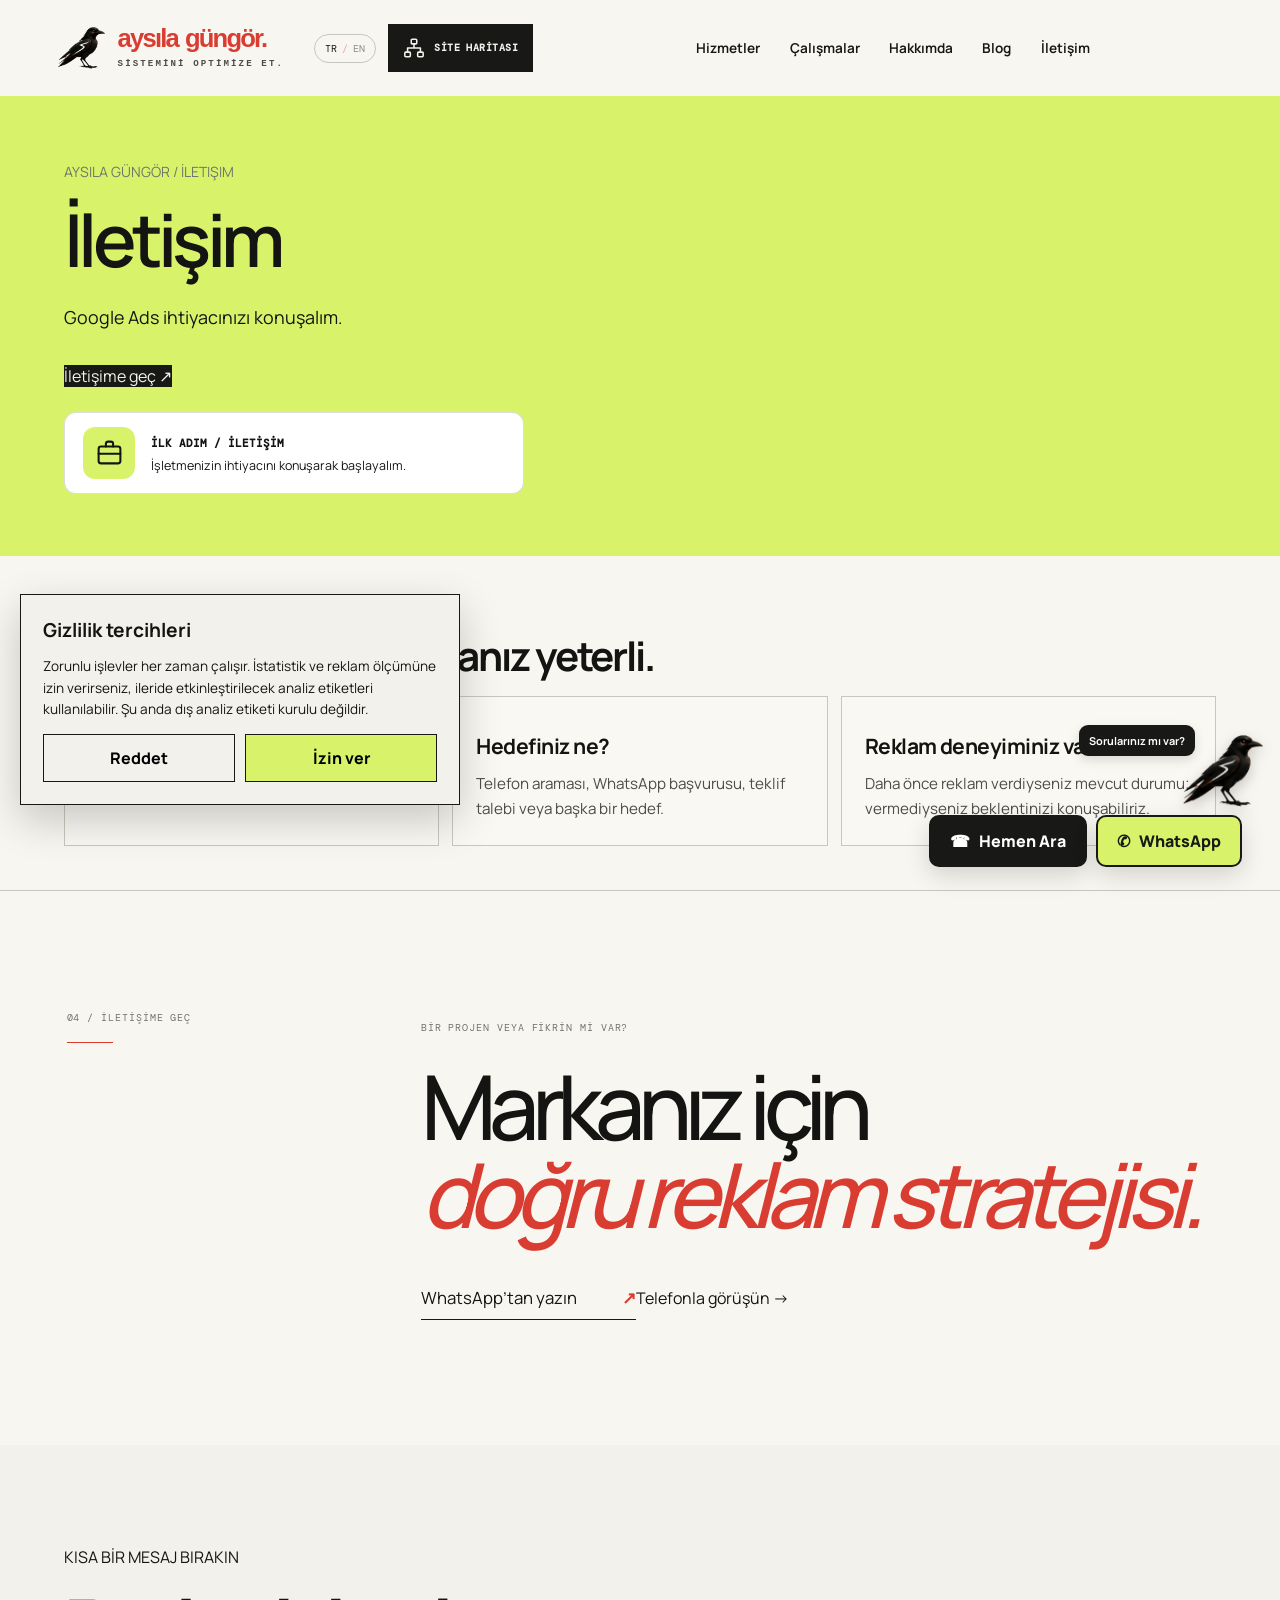
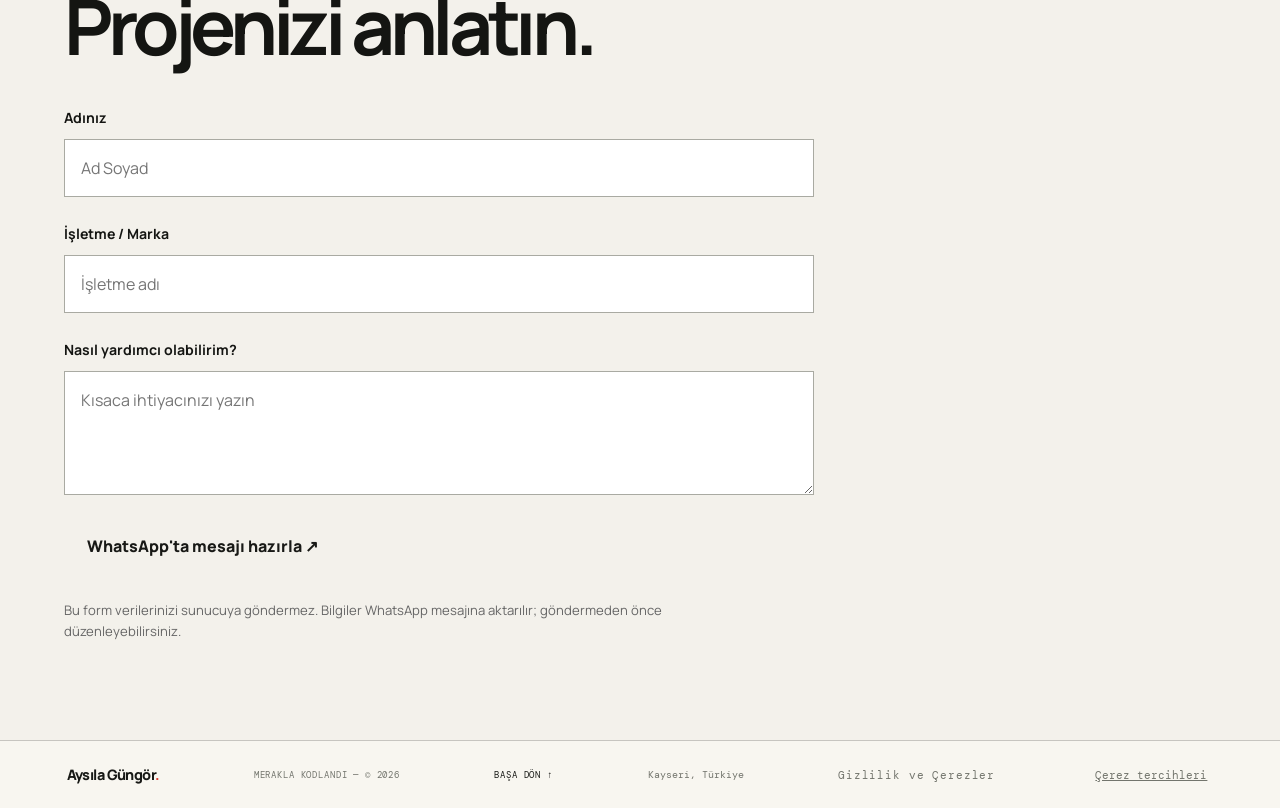
<file: iletisim.html>
<!DOCTYPE html>

<html lang="tr">
<head>
<meta charset="utf-8"/>
<meta content="width=device-width, initial-scale=1" name="viewport"/>
<meta content="#f3f1eb" name="theme-color"/>
<meta content="İletişim — Google Ads, dijital reklam planlaması ve performans analizi." name="description"/>
<title>İletişim | Aysıla Güngör</title>
<link href="https://fonts.googleapis.com" rel="preconnect"/>
<link crossorigin="" href="https://fonts.gstatic.com" rel="preconnect"/>
<link href="https://fonts.googleapis.com/css2?family=DM+Mono:wght@400;500&amp;family=Manrope:wght@400;500;600;700;800&amp;display=swap" rel="stylesheet"/>
<link href="style.css" rel="stylesheet"/>
<script defer="" src="script.js"></script>
<meta content="index,follow" name="robots"/><meta content="website" property="og:type"/><meta content="İletişim | Aysıla Güngör" property="og:title"/><meta content="Google Ads kampanya planlaması, veri analizi ve performans optimizasyonu." property="og:description"/><meta content="tr_TR" property="og:locale"/><meta content="summary" name="twitter:card"/><link href="https://aysilagungor.com/iletisim.html" rel="canonical"/><!-- Google tag (gtag.js) - GA4 -->
<script async src="https://www.googletagmanager.com/gtag/js?id=G-F6K0K6B7WJ"></script>
<script>
  window.dataLayer = window.dataLayer || [];
  function gtag(){dataLayer.push(arguments);}
  gtag('js', new Date());
  gtag('config', 'G-F6K0K6B7WJ');
</script>
</head>
<body>
<div aria-hidden="true" class="cursor-orb"></div>
<div class="site-shell" id="top">
<header class="topbar">
<a aria-label="Aysıla Güngör — ana sayfa" class="wordmark" href="./index.html"><img alt="" class="logo-crow" decoding="async" height="40" src="sig-crow.webp" width="44"/><span class="logo-text"><span class="brand-signature"><span class="brand-first">aysıla</span><span class="brand-surname">güngör<span class="brand-period">.</span></span></span><span class="brand-descriptor" data-en="OPTIMIZE YOUR SYSTEM." data-tr="SİSTEMİNİ OPTİMİZE ET.">SİSTEMİNİ OPTİMİZE ET.</span></span></a>

<div class="header-actions">
<button aria-label="Switch language" class="language-toggle" type="button"><span class="lang-tr active">TR</span><span class="lang-slash">/</span><span class="lang-en">EN</span></button>
<button aria-controls="site-nav" aria-expanded="false" aria-label="Site haritasını aç" class="menu-toggle" type="button"><span aria-hidden="true" class="sitemap-icon"><svg fill="none" height="22" stroke="currentColor" stroke-linecap="round" stroke-linejoin="round" stroke-width="1.7" viewbox="0 0 24 24" width="22"><rect height="5" rx="1" width="6" x="9" y="2.5"></rect><rect height="5" rx="1" width="6" x="2" y="16.5"></rect><rect height="5" rx="1" width="6" x="16" y="16.5"></rect><path d="M12 7.5v4.5M5 16.5v-4.5h14v4.5"></path></svg></span><span class="sitemap-label" data-en="SITE MAP" data-tr="SİTE HARİTASI">SİTE HARİTASI</span></button>
</div>
<nav aria-label="Ana menü" class="desktop-nav"><a data-en="Services" data-tr="Hizmetler" href="google-ads.html">Hizmetler</a><a data-en="Work" data-tr="Çalışmalar" href="calismalar.html">Çalışmalar</a><a data-en="About" data-tr="Hakkımda" href="hakkimda.html">Hakkımda</a><a data-en="Blog" data-tr="Blog" href="rehber-google-ads-butce.html">Blog</a><a data-en="Contact" data-tr="İletişim" href="iletisim.html">İletişim</a></nav><nav aria-label="Site haritası" class="site-nav" id="site-nav"><a data-en="Home" data-tr="Ana Sayfa" href="./index.html">Ana Sayfa</a><a data-en="Google Ads" data-tr="Google Ads" href="google-ads.html">Google Ads</a><a data-en="Work" data-tr="Çalışmalar" href="calismalar.html">Çalışmalar</a><a data-en="About" data-tr="Hakkımda" href="hakkimda.html">Hakkımda</a><a aria-current="page" data-en="Contact" data-tr="İletişim" href="iletisim.html">İletişim</a></nav>
</header>
<main><section class="subpage-hero"><p class="hero-kicker" data-en="AYSILA GÜNGÖR / CONTACT" data-tr="AYSILA GÜNGÖR / İLETIŞIM">AYSILA GÜNGÖR / İLETIŞIM</p><h1 data-en="Contact" data-tr="İletişim">İletişim</h1><p data-en="Let’s discuss your Google Ads needs." data-tr="Google Ads ihtiyacınızı konuşalım.">Google Ads ihtiyacınızı konuşalım.</p><a class="section-cta" href="iletisim.html"><span data-en="Get in touch" data-tr="İletişime geç">İletişime geç</span> ↗</a><div class="subpage-theme"><div class="subpage-theme-icon"><svg aria-hidden="true" fill="none" stroke="currentColor" stroke-linecap="round" stroke-linejoin="round" stroke-width="1.7" viewbox="0 0 24 24"><rect height="14" rx="2" width="18" x="3" y="7"></rect><path d="M9 7V5a2 2 0 0 1 2-2h2a2 2 0 0 1 2 2v2M3 13h18"></path></svg></div><div><span>İLK ADIM / İLETİŞİM</span><p>İşletmenizin ihtiyacını konuşarak başlayalım.</p></div></div></section><section class="compact-section contact-guide"><span class="section-overline" data-en="BEFORE GETTING IN TOUCH" data-tr="İLETİŞİM ÖNCESİ">İLETİŞİM ÖNCESİ</span><h2 data-en="A few details are enough to start." data-tr="Kısaca bunları paylaşmanız yeterli.">Kısaca bunları paylaşmanız yeterli.</h2><div class="info-grid"><article><h3 data-en="What does your business do?" data-tr="İşletmeniz ne yapıyor?">İşletmeniz ne yapıyor?</h3><p data-en="Your product or service and target area." data-tr="Ürün veya hizmetiniz ve hedeflediğiniz bölge.">Ürün veya hizmetiniz ve hedeflediğiniz bölge.</p></article><article><h3 data-en="What's your goal?" data-tr="Hedefiniz ne?">Hedefiniz ne?</h3><p data-en="Calls, WhatsApp inquiries, quote requests or another goal." data-tr="Telefon araması, WhatsApp başvurusu, teklif talebi veya başka bir hedef.">Telefon araması, WhatsApp başvurusu, teklif talebi veya başka bir hedef.</p></article><article><h3 data-en="Have you run ads before?" data-tr="Reklam deneyiminiz var mı?">Reklam deneyiminiz var mı?</h3><p data-en="We can discuss your current setup or your expectations if you're new to ads." data-tr="Daha önce reklam verdiyseniz mevcut durumu; vermediyseniz beklentinizi konuşabiliriz.">Daha önce reklam verdiyseniz mevcut durumu; vermediyseniz beklentinizi konuşabiliriz.</p></article></div></section><section class="contact section-grid" id="contact">
<div class="section-label"><span data-en="04 / START A CONVERSATION" data-tr="04 / İLETİŞİME GEÇ">04 / İLETİŞİME GEÇ</span><span class="label-rule"></span></div>
<div class="contact-main">
<p class="eyebrow" data-en="HAVE A PROJECT OR AN IDEA?" data-tr="BİR PROJEN VEYA FİKRİN Mİ VAR?">BİR PROJEN VEYA FİKRİN Mİ VAR?</p>
<h2><span data-en="For your brand," data-tr="Markanız için">Markanız için</span><br/><em data-en="a focused ad strategy." data-tr="doğru reklam stratejisi.">doğru reklam stratejisi.</em></h2>
<a class="contact-link" data-conversion="whatsapp_click" data-measurement="click-intent" href="https://wa.me/905414140489?text=Merhaba%2C%20web%20siteniz%20%C3%BCzerinden%20ula%C5%9F%C4%B1yorum.%20Google%20Ads%20ve%20dijital%20reklam%20hizmetleriniz%20hakk%C4%B1nda%20bilgi%20almak%20istiyorum." rel="noopener noreferrer" target="_blank"><span data-en="Message on WhatsApp" data-tr="WhatsApp’tan yazın">WhatsApp’tan yazın</span> <b>↗</b></a><a class="contact-phone" data-conversion="phone_click" data-en="Call by phone →" data-measurement="click-intent" data-tr="Telefonla görüşün →" href="tel:+905414140489">Telefonla görüşün →</a>
</div>
</section><section class="lead-section"><p class="section-overline" data-en="SEND A SHORT MESSAGE" data-tr="KISA BİR MESAJ BIRAKIN">KISA BİR MESAJ BIRAKIN</p><h2 data-en="Tell me about your project." data-tr="Projenizi anlatın.">Projenizi anlatın.</h2><form id="lead-form"><label data-en="Your name" data-tr="Adınız" for="lead-name">Adınız</label><input id="lead-name" maxlength="100" name="name" placeholder="Ad Soyad" required=""/><label data-en="Business / Brand" data-tr="İşletme / Marka" for="lead-business">İşletme / Marka</label><input id="lead-business" maxlength="100" name="business" placeholder="İşletme adı"/><label data-en="How can I help?" data-tr="Nasıl yardımcı olabilirim?" for="lead-message">Nasıl yardımcı olabilirim?</label><textarea id="lead-message" maxlength="1200" name="message" placeholder="Kısaca ihtiyacınızı yazın" required="" rows="4"></textarea><button data-en="Prepare WhatsApp message ↗" data-tr="WhatsApp'ta mesajı hazırla ↗" type="submit">WhatsApp'ta mesajı hazırla ↗</button><p class="form-note" data-en="This form does not submit your details to a server. It prepares a WhatsApp message for your review." data-tr="Bu form verilerinizi sunucuya göndermez. Bilgiler WhatsApp mesajına aktarılır; göndermeden önce düzenleyebilirsiniz.">Bu form verilerinizi sunucuya göndermez. Bilgiler WhatsApp mesajına aktarılır; göndermeden önce düzenleyebilirsiniz.</p></form></section></main>
<footer class="footer">
<a class="footer-name" href="./index.html">Aysıla Güngör<span>.</span></a>
<span><span data-en="BUILT WITH CURIOSITY" data-tr="MERAKLA KODLANDI">MERAKLA KODLANDI</span> — © <span id="year"></span></span>
<a class="back-top" href="#top"><span data-en="BACK TO TOP" data-tr="BAŞA DÖN">BAŞA DÖN</span> ↑</a><span class="footer-location" data-en="Kayseri, Türkiye" data-tr="Kayseri, Türkiye">Kayseri, Türkiye</span><a class="footer-privacy" data-en="Privacy &amp; Cookies" data-tr="Gizlilik ve Çerezler" href="gizlilik.html">Gizlilik ve Çerezler</a><button class="privacy-settings" data-en="Cookie preferences" data-tr="Çerez tercihleri" type="button">Çerez tercihleri</button>
</footer>
</div>
<aside aria-label="Telefon ve WhatsApp iletişim seçenekleri" class="conversion-dock"><a aria-label="Telefonla ara" class="conversion-dock-secondary" data-conversion="phone_click" data-measurement="click-intent" href="tel:+905414140489"><span aria-hidden="true" class="dock-icon">☎</span><span data-en="Call Now" data-tr="Hemen Ara">Hemen Ara</span></a><a aria-label="WhatsApp üzerinden mesaj gönder" class="conversion-dock-primary" data-conversion="whatsapp_click" data-measurement="click-intent" href="https://wa.me/905414140489?text=Merhaba%2C%20web%20siteniz%20%C3%BCzerinden%20ula%C5%9F%C4%B1yorum.%20Google%20Ads%20ve%20dijital%20reklam%20hizmetleriniz%20hakk%C4%B1nda%20bilgi%20almak%20istiyorum." rel="noopener noreferrer" target="_blank"><span aria-hidden="true" class="dock-icon">✆</span><span>WhatsApp</span></a></aside><section aria-label="Çerez tercihleri" class="privacy-consent" hidden="" id="privacy-consent"><strong data-en="Privacy preferences" data-tr="Gizlilik tercihleri">Gizlilik tercihleri</strong><p data-en="Essential features always work. If you allow analytics and ad measurement, tracking tags can be enabled later. No external analytics tag is currently installed." data-tr="Zorunlu işlevler her zaman çalışır. İstatistik ve reklam ölçümüne izin verirseniz, ileride etkinleştirilecek analiz etiketleri kullanılabilir. Şu anda dış analiz etiketi kurulu değildir.">Zorunlu işlevler her zaman çalışır. İstatistik ve reklam ölçümüne izin verirseniz, ileride etkinleştirilecek analiz etiketleri kullanılabilir. Şu anda dış analiz etiketi kurulu değildir.</p><div><button data-consent="deny" data-en="Reject" data-tr="Reddet" type="button">Reddet</button><button data-consent="accept" data-en="Allow" data-tr="İzin ver" type="button">İzin ver</button></div></section><aside aria-label="SIG reklam asistanı" class="sig-assistant" id="sig-assistant">
<div class="sig-dialog" hidden="" id="sig-dialog">
<div class="sig-dialog-top"><span class="sig-ident"><span class="sig-status"></span> SIG / DİJİTAL REHBER</span><button aria-label="Asistanı kapat" class="sig-close" title="Kapat" type="button">×</button></div>
<div class="sig-greeting"><strong data-en="Hello! I'm SIG." data-tr="Merhaba! Ben SIG.">Merhaba! Ben SIG.</strong><p data-en="How can I help with your advertising?" data-tr="Reklamlarınız için neye ihtiyacınız var?">Reklamlarınız için neye ihtiyacınız var?</p></div>
<div aria-label="İletişim konuları" class="sig-choices" role="group">
<button data-en="I want to start advertising ↗" data-sig-topic="new" data-tr="Yeni reklam vermek istiyorum ↗" type="button">Yeni reklam vermek istiyorum ↗</button>
<button data-en="I want to improve my ads ↗" data-sig-topic="improve" data-tr="Mevcut reklamlarımı iyileştirmek istiyorum ↗" type="button">Mevcut reklamlarımı iyileştirmek istiyorum ↗</button>
<button data-en="I'd like to learn about Google Ads ↗" data-sig-topic="info" data-tr="Google Ads hakkında bilgi almak istiyorum ↗" type="button">Google Ads hakkında bilgi almak istiyorum ↗</button>
<button data-en="I'd like to discuss something else ↗" data-sig-topic="other" data-tr="Başka bir konuda görüşmek istiyorum ↗" type="button">Başka bir konuda görüşmek istiyorum ↗</button>
</div><div aria-live="polite" class="sig-answer" hidden="" id="sig-answer"><strong class="sig-answer-title"></strong><p class="sig-answer-body"></p><div class="sig-answer-actions"><button class="sig-back" data-en="← Ask something else" data-tr="← Başka soru sor" type="button">← Başka soru sor</button><a class="sig-more" data-en="Explore services ↗" data-tr="Hizmetleri incele ↗" href="google-ads.html">Hizmetleri incele ↗</a><a class="sig-contact" data-en="Get in touch ↗" data-tr="İletişime geç ↗" href="iletisim.html">İletişime geç ↗</a></div></div>
<p class="sig-note" data-en="I’ll answer briefly here first. You can contact me afterwards if you wish." data-tr="Önce burada kısa bilgi veriyorum. İsterseniz ardından iletişime geçebilirsiniz.">Önce burada kısa bilgi veriyorum. İsterseniz ardından iletişime geçebilirsiniz.</p>
<button class="sig-hide" data-en="Hide assistant" data-tr="Asistanı gizle" type="button">Asistanı gizle</button>
</div>
<button aria-controls="sig-dialog" aria-expanded="false" aria-label="SIG asistanını aç" class="sig-avatar" title="SIG ile konuş" type="button"><img alt="" decoding="async" height="98" src="sig-crow.webp" width="113"/></button>
<span class="sig-tooltip" data-en="Have a question?" data-tr="Sorularınız mı var?">Sorularınız mı var?</span>
</aside></body>
</html>
</file>
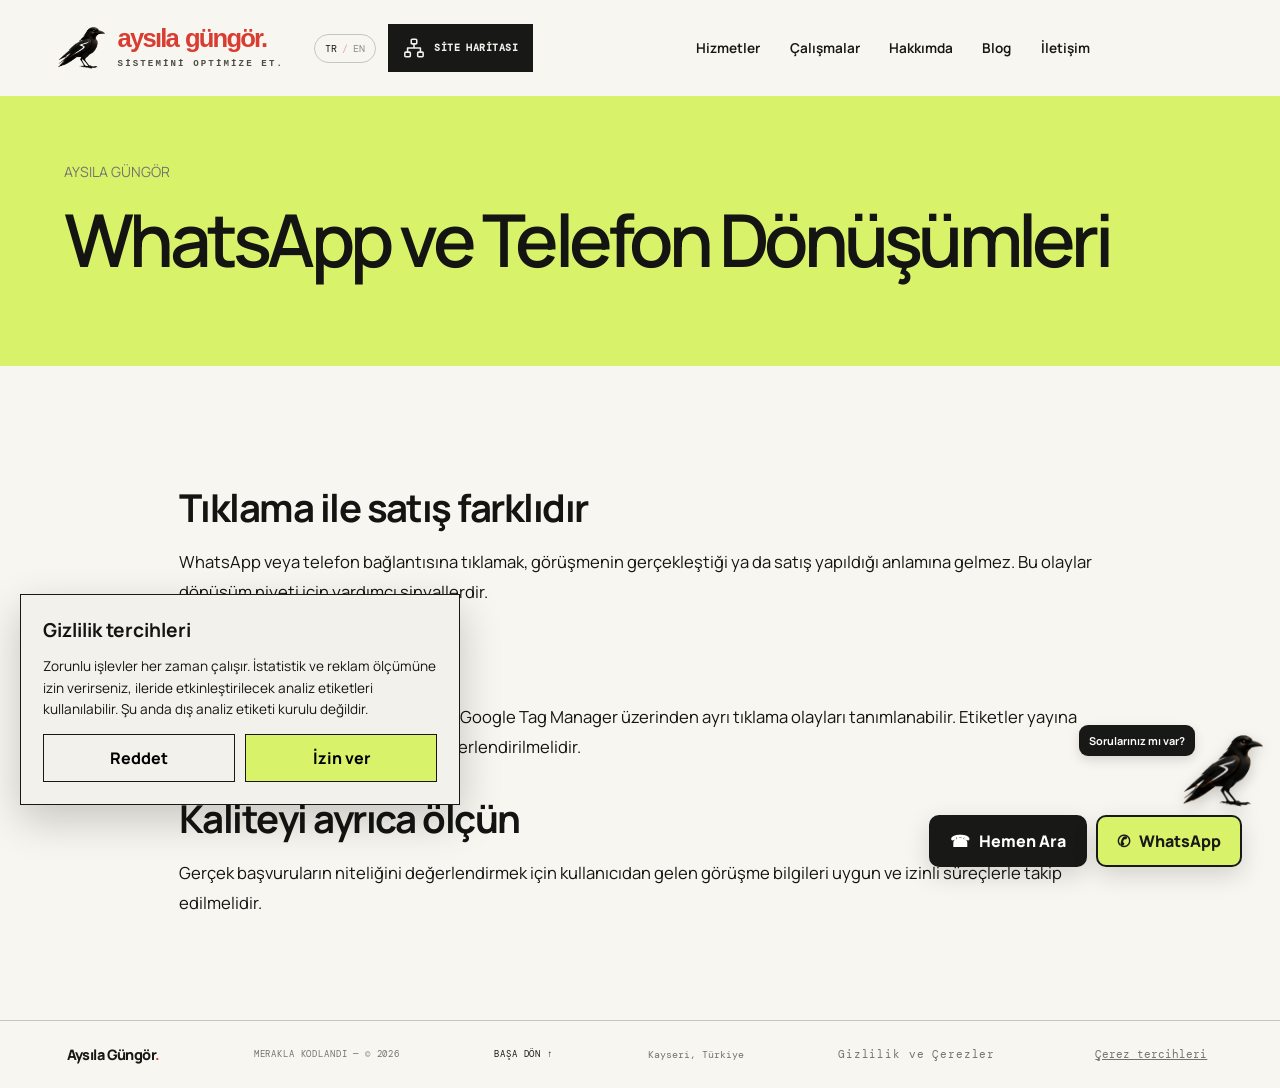
<file: rehber-donusum-takibi.html>
<!DOCTYPE html>

<html lang="tr">
<head>
<meta charset="utf-8"/>
<meta content="width=device-width, initial-scale=1" name="viewport"/>
<meta content="#f3f1eb" name="theme-color"/>
<meta content="İletişim — Google Ads, dijital reklam planlaması ve performans analizi." name="description"/>
<title>WhatsApp ve Telefon Dönüşümleri | Aysıla Güngör</title>
<link href="https://fonts.googleapis.com" rel="preconnect"/>
<link crossorigin="" href="https://fonts.gstatic.com" rel="preconnect"/>
<link href="https://fonts.googleapis.com/css2?family=DM+Mono:wght@400;500&amp;family=Manrope:wght@400;500;600;700;800&amp;display=swap" rel="stylesheet"/>
<link href="style.css" rel="stylesheet"/>
<script defer="" src="script.js"></script>
<meta content="index,follow" name="robots"/><meta content="website" property="og:type"/><meta content="İletişim | Aysıla Güngör" property="og:title"/><meta content="Google Ads kampanya planlaması, veri analizi ve performans optimizasyonu." property="og:description"/><meta content="tr_TR" property="og:locale"/><meta content="summary" name="twitter:card"/><link href="https://aysilagungor.com/rehber-donusum-takibi.html" rel="canonical"/><!-- Google tag (gtag.js) - GA4 -->
<script async src="https://www.googletagmanager.com/gtag/js?id=G-F6K0K6B7WJ"></script>
<script>
  window.dataLayer = window.dataLayer || [];
  function gtag(){dataLayer.push(arguments);}
  gtag('js', new Date());
  gtag('config', 'G-F6K0K6B7WJ');
</script>
</head>
<body>
<div aria-hidden="true" class="cursor-orb"></div>
<div class="site-shell" id="top">
<header class="topbar">
<a aria-label="Aysıla Güngör — ana sayfa" class="wordmark" href="./index.html"><img alt="" class="logo-crow" decoding="async" height="40" src="sig-crow.webp" width="44"/><span class="logo-text"><span class="brand-signature"><span class="brand-first">aysıla</span><span class="brand-surname">güngör<span class="brand-period">.</span></span></span><span class="brand-descriptor" data-en="OPTIMIZE YOUR SYSTEM." data-tr="SİSTEMİNİ OPTİMİZE ET.">SİSTEMİNİ OPTİMİZE ET.</span></span></a>

<div class="header-actions">
<button aria-label="Switch language" class="language-toggle" type="button"><span class="lang-tr active">TR</span><span class="lang-slash">/</span><span class="lang-en">EN</span></button>
<button aria-controls="site-nav" aria-expanded="false" aria-label="Site haritasını aç" class="menu-toggle" type="button"><span aria-hidden="true" class="sitemap-icon"><svg fill="none" height="22" stroke="currentColor" stroke-linecap="round" stroke-linejoin="round" stroke-width="1.7" viewbox="0 0 24 24" width="22"><rect height="5" rx="1" width="6" x="9" y="2.5"></rect><rect height="5" rx="1" width="6" x="2" y="16.5"></rect><rect height="5" rx="1" width="6" x="16" y="16.5"></rect><path d="M12 7.5v4.5M5 16.5v-4.5h14v4.5"></path></svg></span><span class="sitemap-label" data-en="SITE MAP" data-tr="SİTE HARİTASI">SİTE HARİTASI</span></button>
</div>
<nav aria-label="Ana menü" class="desktop-nav"><a data-en="Services" data-tr="Hizmetler" href="google-ads.html">Hizmetler</a><a data-en="Work" data-tr="Çalışmalar" href="calismalar.html">Çalışmalar</a><a data-en="About" data-tr="Hakkımda" href="hakkimda.html">Hakkımda</a><a data-en="Blog" data-tr="Blog" href="rehber-google-ads-butce.html">Blog</a><a data-en="Contact" data-tr="İletişim" href="iletisim.html">İletişim</a></nav><nav aria-label="Site haritası" class="site-nav" id="site-nav"><a data-en="Home" data-tr="Ana Sayfa" href="./index.html">Ana Sayfa</a><a data-en="Google Ads" data-tr="Google Ads" href="google-ads.html">Google Ads</a><a data-en="Work" data-tr="Çalışmalar" href="calismalar.html">Çalışmalar</a><a data-en="About" data-tr="Hakkımda" href="hakkimda.html">Hakkımda</a><a aria-current="page" data-en="Contact" data-tr="İletişim" href="iletisim.html">İletişim</a></nav>
</header>
<main><section class="subpage-hero"><p class="hero-kicker">AYSILA GÜNGÖR</p><h1 data-en="WhatsApp and Phone Conversions" data-tr="WhatsApp ve Telefon Dönüşümleri">WhatsApp ve Telefon Dönüşümleri</h1></section><article class="editorial-article"><h2>Tıklama ile satış farklıdır</h2><p>WhatsApp veya telefon bağlantısına tıklamak, görüşmenin gerçekleştiği ya da satış yapıldığı anlamına gelmez. Bu olaylar dönüşüm niyeti için yardımcı sinyallerdir.</p><h2>Etiketleme</h2><p>Google Ads dönüşüm eylemleri veya Google Tag Manager üzerinden ayrı tıklama olayları tanımlanabilir. Etiketler yayına alınmadan önce izin gereklilikleri değerlendirilmelidir.</p><h2>Kaliteyi ayrıca ölçün</h2><p>Gerçek başvuruların niteliğini değerlendirmek için kullanıcıdan gelen görüşme bilgileri uygun ve izinli süreçlerle takip edilmelidir.</p></article></main>
<footer class="footer">
<a class="footer-name" href="./index.html">Aysıla Güngör<span>.</span></a>
<span><span data-en="BUILT WITH CURIOSITY" data-tr="MERAKLA KODLANDI">MERAKLA KODLANDI</span> — © <span id="year"></span></span>
<a class="back-top" href="#top"><span data-en="BACK TO TOP" data-tr="BAŞA DÖN">BAŞA DÖN</span> ↑</a><span class="footer-location" data-en="Kayseri, Türkiye" data-tr="Kayseri, Türkiye">Kayseri, Türkiye</span><a class="footer-privacy" data-en="Privacy &amp; Cookies" data-tr="Gizlilik ve Çerezler" href="gizlilik.html">Gizlilik ve Çerezler</a><button class="privacy-settings" data-en="Cookie preferences" data-tr="Çerez tercihleri" type="button">Çerez tercihleri</button>
</footer>
</div>
<aside aria-label="Telefon ve WhatsApp iletişim seçenekleri" class="conversion-dock"><a aria-label="Telefonla ara" class="conversion-dock-secondary" data-conversion="phone_click" data-measurement="click-intent" href="tel:+905414140489"><span aria-hidden="true" class="dock-icon">☎</span><span data-en="Call Now" data-tr="Hemen Ara">Hemen Ara</span></a><a aria-label="WhatsApp üzerinden mesaj gönder" class="conversion-dock-primary" data-conversion="whatsapp_click" data-measurement="click-intent" href="https://wa.me/905414140489?text=Merhaba%2C%20web%20siteniz%20%C3%BCzerinden%20ula%C5%9F%C4%B1yorum.%20Google%20Ads%20ve%20dijital%20reklam%20hizmetleriniz%20hakk%C4%B1nda%20bilgi%20almak%20istiyorum." rel="noopener noreferrer" target="_blank"><span aria-hidden="true" class="dock-icon">✆</span><span>WhatsApp</span></a></aside><section aria-label="Çerez tercihleri" class="privacy-consent" hidden="" id="privacy-consent"><strong data-en="Privacy preferences" data-tr="Gizlilik tercihleri">Gizlilik tercihleri</strong><p data-en="Essential features always work. If you allow analytics and ad measurement, tracking tags can be enabled later. No external analytics tag is currently installed." data-tr="Zorunlu işlevler her zaman çalışır. İstatistik ve reklam ölçümüne izin verirseniz, ileride etkinleştirilecek analiz etiketleri kullanılabilir. Şu anda dış analiz etiketi kurulu değildir.">Zorunlu işlevler her zaman çalışır. İstatistik ve reklam ölçümüne izin verirseniz, ileride etkinleştirilecek analiz etiketleri kullanılabilir. Şu anda dış analiz etiketi kurulu değildir.</p><div><button data-consent="deny" data-en="Reject" data-tr="Reddet" type="button">Reddet</button><button data-consent="accept" data-en="Allow" data-tr="İzin ver" type="button">İzin ver</button></div></section><aside aria-label="SIG reklam asistanı" class="sig-assistant" id="sig-assistant">
<div class="sig-dialog" hidden="" id="sig-dialog">
<div class="sig-dialog-top"><span class="sig-ident"><span class="sig-status"></span> SIG / DİJİTAL REHBER</span><button aria-label="Asistanı kapat" class="sig-close" title="Kapat" type="button">×</button></div>
<div class="sig-greeting"><strong data-en="Hello! I'm SIG." data-tr="Merhaba! Ben SIG.">Merhaba! Ben SIG.</strong><p data-en="How can I help with your advertising?" data-tr="Reklamlarınız için neye ihtiyacınız var?">Reklamlarınız için neye ihtiyacınız var?</p></div>
<div aria-label="İletişim konuları" class="sig-choices" role="group">
<button data-en="I want to start advertising ↗" data-sig-topic="new" data-tr="Yeni reklam vermek istiyorum ↗" type="button">Yeni reklam vermek istiyorum ↗</button>
<button data-en="I want to improve my ads ↗" data-sig-topic="improve" data-tr="Mevcut reklamlarımı iyileştirmek istiyorum ↗" type="button">Mevcut reklamlarımı iyileştirmek istiyorum ↗</button>
<button data-en="I'd like to learn about Google Ads ↗" data-sig-topic="info" data-tr="Google Ads hakkında bilgi almak istiyorum ↗" type="button">Google Ads hakkında bilgi almak istiyorum ↗</button>
<button data-en="I'd like to discuss something else ↗" data-sig-topic="other" data-tr="Başka bir konuda görüşmek istiyorum ↗" type="button">Başka bir konuda görüşmek istiyorum ↗</button>
</div><div aria-live="polite" class="sig-answer" hidden="" id="sig-answer"><strong class="sig-answer-title"></strong><p class="sig-answer-body"></p><div class="sig-answer-actions"><button class="sig-back" data-en="← Ask something else" data-tr="← Başka soru sor" type="button">← Başka soru sor</button><a class="sig-more" data-en="Explore services ↗" data-tr="Hizmetleri incele ↗" href="google-ads.html">Hizmetleri incele ↗</a><a class="sig-contact" data-en="Get in touch ↗" data-tr="İletişime geç ↗" href="iletisim.html">İletişime geç ↗</a></div></div>
<p class="sig-note" data-en="I’ll answer briefly here first. You can contact me afterwards if you wish." data-tr="Önce burada kısa bilgi veriyorum. İsterseniz ardından iletişime geçebilirsiniz.">Önce burada kısa bilgi veriyorum. İsterseniz ardından iletişime geçebilirsiniz.</p>
<button class="sig-hide" data-en="Hide assistant" data-tr="Asistanı gizle" type="button">Asistanı gizle</button>
</div>
<button aria-controls="sig-dialog" aria-expanded="false" aria-label="SIG asistanını aç" class="sig-avatar" title="SIG ile konuş" type="button"><img alt="" decoding="async" height="98" src="sig-crow.webp" width="113"/></button>
<span class="sig-tooltip" data-en="Have a question?" data-tr="Sorularınız mı var?">Sorularınız mı var?</span>
</aside></body>
</html>
</file>
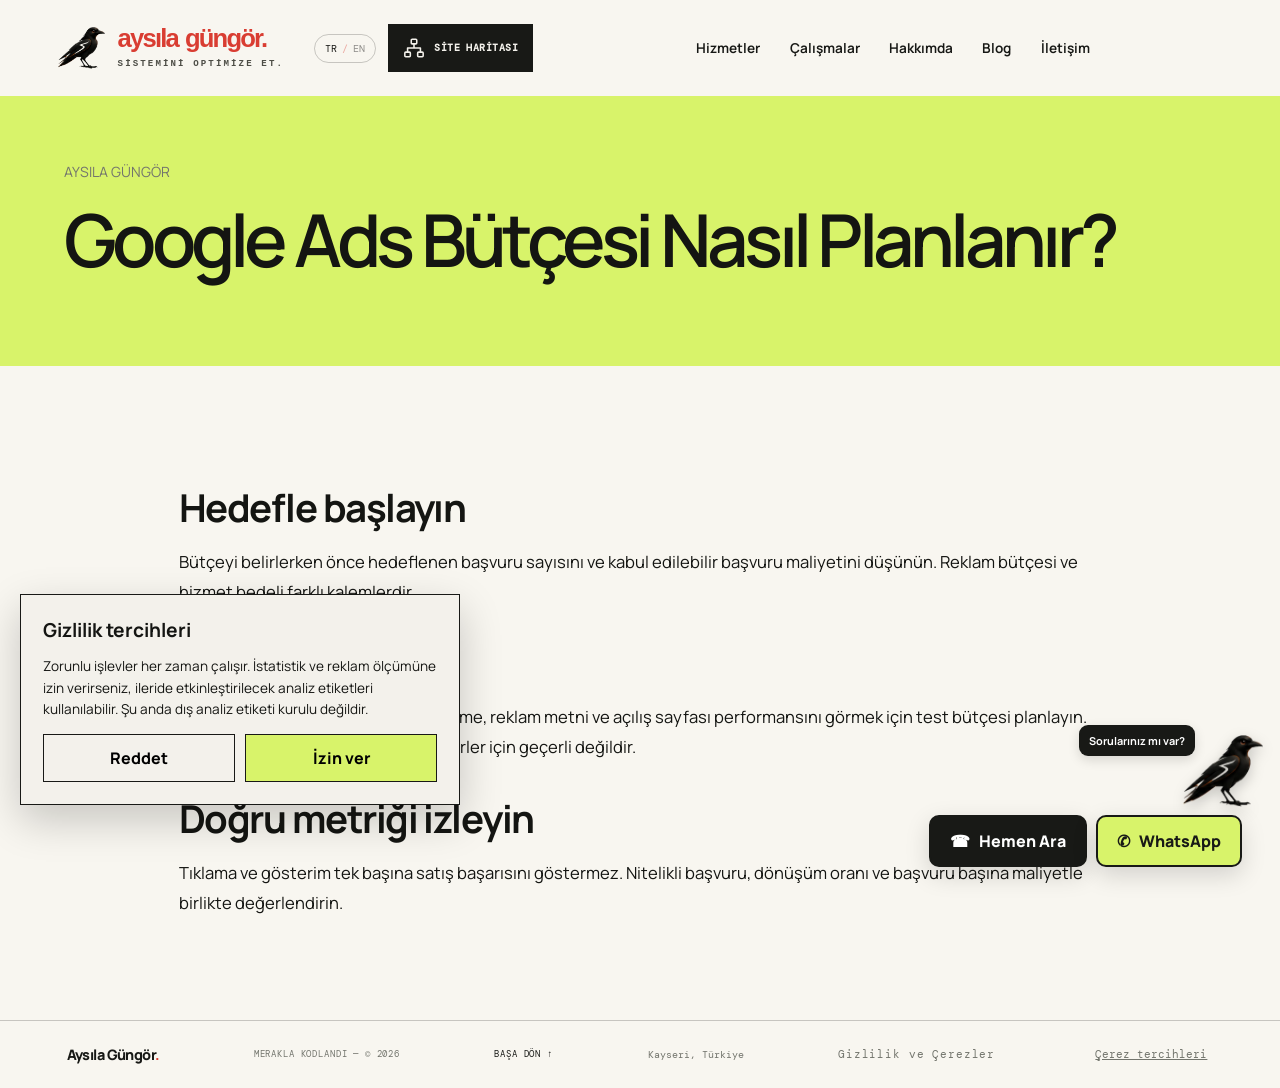
<file: rehber-google-ads-butce.html>
<!DOCTYPE html>

<html lang="tr">
<head>
<meta charset="utf-8"/>
<meta content="width=device-width, initial-scale=1" name="viewport"/>
<meta content="#f3f1eb" name="theme-color"/>
<meta content="İletişim — Google Ads, dijital reklam planlaması ve performans analizi." name="description"/>
<title>Google Ads Bütçesi Nasıl Planlanır? | Aysıla Güngör</title>
<link href="https://fonts.googleapis.com" rel="preconnect"/>
<link crossorigin="" href="https://fonts.gstatic.com" rel="preconnect"/>
<link href="https://fonts.googleapis.com/css2?family=DM+Mono:wght@400;500&amp;family=Manrope:wght@400;500;600;700;800&amp;display=swap" rel="stylesheet"/>
<link href="style.css" rel="stylesheet"/>
<script defer="" src="script.js"></script>
<meta content="index,follow" name="robots"/><meta content="website" property="og:type"/><meta content="İletişim | Aysıla Güngör" property="og:title"/><meta content="Google Ads kampanya planlaması, veri analizi ve performans optimizasyonu." property="og:description"/><meta content="tr_TR" property="og:locale"/><meta content="summary" name="twitter:card"/><link href="https://aysilagungor.com/rehber-google-ads-butce.html" rel="canonical"/><!-- Google tag (gtag.js) - GA4 -->
<script async src="https://www.googletagmanager.com/gtag/js?id=G-F6K0K6B7WJ"></script>
<script>
  window.dataLayer = window.dataLayer || [];
  function gtag(){dataLayer.push(arguments);}
  gtag('js', new Date());
  gtag('config', 'G-F6K0K6B7WJ');
</script>
</head>
<body>
<div aria-hidden="true" class="cursor-orb"></div>
<div class="site-shell" id="top">
<header class="topbar">
<a aria-label="Aysıla Güngör — ana sayfa" class="wordmark" href="./index.html"><img alt="" class="logo-crow" decoding="async" height="40" src="sig-crow.webp" width="44"/><span class="logo-text"><span class="brand-signature"><span class="brand-first">aysıla</span><span class="brand-surname">güngör<span class="brand-period">.</span></span></span><span class="brand-descriptor" data-en="OPTIMIZE YOUR SYSTEM." data-tr="SİSTEMİNİ OPTİMİZE ET.">SİSTEMİNİ OPTİMİZE ET.</span></span></a>

<div class="header-actions">
<button aria-label="Switch language" class="language-toggle" type="button"><span class="lang-tr active">TR</span><span class="lang-slash">/</span><span class="lang-en">EN</span></button>
<button aria-controls="site-nav" aria-expanded="false" aria-label="Site haritasını aç" class="menu-toggle" type="button"><span aria-hidden="true" class="sitemap-icon"><svg fill="none" height="22" stroke="currentColor" stroke-linecap="round" stroke-linejoin="round" stroke-width="1.7" viewbox="0 0 24 24" width="22"><rect height="5" rx="1" width="6" x="9" y="2.5"></rect><rect height="5" rx="1" width="6" x="2" y="16.5"></rect><rect height="5" rx="1" width="6" x="16" y="16.5"></rect><path d="M12 7.5v4.5M5 16.5v-4.5h14v4.5"></path></svg></span><span class="sitemap-label" data-en="SITE MAP" data-tr="SİTE HARİTASI">SİTE HARİTASI</span></button>
</div>
<nav aria-label="Ana menü" class="desktop-nav"><a data-en="Services" data-tr="Hizmetler" href="google-ads.html">Hizmetler</a><a data-en="Work" data-tr="Çalışmalar" href="calismalar.html">Çalışmalar</a><a data-en="About" data-tr="Hakkımda" href="hakkimda.html">Hakkımda</a><a data-en="Blog" data-tr="Blog" href="rehber-google-ads-butce.html">Blog</a><a data-en="Contact" data-tr="İletişim" href="iletisim.html">İletişim</a></nav><nav aria-label="Site haritası" class="site-nav" id="site-nav"><a data-en="Home" data-tr="Ana Sayfa" href="./index.html">Ana Sayfa</a><a data-en="Google Ads" data-tr="Google Ads" href="google-ads.html">Google Ads</a><a data-en="Work" data-tr="Çalışmalar" href="calismalar.html">Çalışmalar</a><a data-en="About" data-tr="Hakkımda" href="hakkimda.html">Hakkımda</a><a aria-current="page" data-en="Contact" data-tr="İletişim" href="iletisim.html">İletişim</a></nav>
</header>
<main><section class="subpage-hero"><p class="hero-kicker">AYSILA GÜNGÖR</p><h1 data-en="How to Plan a Google Ads Budget" data-tr="Google Ads Bütçesi Nasıl Planlanır?">Google Ads Bütçesi Nasıl Planlanır?</h1></section><article class="editorial-article"><h2>Hedefle başlayın</h2><p>Bütçeyi belirlerken önce hedeflenen başvuru sayısını ve kabul edilebilir başvuru maliyetini düşünün. Reklam bütçesi ve hizmet bedeli farklı kalemlerdir.</p><h2>Test payı ayırın</h2><p>İlk kampanya döneminde anahtar kelime, reklam metni ve açılış sayfası performansını görmek için test bütçesi planlayın. Tek bir maliyet veya sonuç tüm sektörler için geçerli değildir.</p><h2>Doğru metriği izleyin</h2><p>Tıklama ve gösterim tek başına satış başarısını göstermez. Nitelikli başvuru, dönüşüm oranı ve başvuru başına maliyetle birlikte değerlendirin.</p></article></main>
<footer class="footer">
<a class="footer-name" href="./index.html">Aysıla Güngör<span>.</span></a>
<span><span data-en="BUILT WITH CURIOSITY" data-tr="MERAKLA KODLANDI">MERAKLA KODLANDI</span> — © <span id="year"></span></span>
<a class="back-top" href="#top"><span data-en="BACK TO TOP" data-tr="BAŞA DÖN">BAŞA DÖN</span> ↑</a><span class="footer-location" data-en="Kayseri, Türkiye" data-tr="Kayseri, Türkiye">Kayseri, Türkiye</span><a class="footer-privacy" data-en="Privacy &amp; Cookies" data-tr="Gizlilik ve Çerezler" href="gizlilik.html">Gizlilik ve Çerezler</a><button class="privacy-settings" data-en="Cookie preferences" data-tr="Çerez tercihleri" type="button">Çerez tercihleri</button>
</footer>
</div>
<aside aria-label="Telefon ve WhatsApp iletişim seçenekleri" class="conversion-dock"><a aria-label="Telefonla ara" class="conversion-dock-secondary" data-conversion="phone_click" data-measurement="click-intent" href="tel:+905414140489"><span aria-hidden="true" class="dock-icon">☎</span><span data-en="Call Now" data-tr="Hemen Ara">Hemen Ara</span></a><a aria-label="WhatsApp üzerinden mesaj gönder" class="conversion-dock-primary" data-conversion="whatsapp_click" data-measurement="click-intent" href="https://wa.me/905414140489?text=Merhaba%2C%20web%20siteniz%20%C3%BCzerinden%20ula%C5%9F%C4%B1yorum.%20Google%20Ads%20ve%20dijital%20reklam%20hizmetleriniz%20hakk%C4%B1nda%20bilgi%20almak%20istiyorum." rel="noopener noreferrer" target="_blank"><span aria-hidden="true" class="dock-icon">✆</span><span>WhatsApp</span></a></aside><section aria-label="Çerez tercihleri" class="privacy-consent" hidden="" id="privacy-consent"><strong data-en="Privacy preferences" data-tr="Gizlilik tercihleri">Gizlilik tercihleri</strong><p data-en="Essential features always work. If you allow analytics and ad measurement, tracking tags can be enabled later. No external analytics tag is currently installed." data-tr="Zorunlu işlevler her zaman çalışır. İstatistik ve reklam ölçümüne izin verirseniz, ileride etkinleştirilecek analiz etiketleri kullanılabilir. Şu anda dış analiz etiketi kurulu değildir.">Zorunlu işlevler her zaman çalışır. İstatistik ve reklam ölçümüne izin verirseniz, ileride etkinleştirilecek analiz etiketleri kullanılabilir. Şu anda dış analiz etiketi kurulu değildir.</p><div><button data-consent="deny" data-en="Reject" data-tr="Reddet" type="button">Reddet</button><button data-consent="accept" data-en="Allow" data-tr="İzin ver" type="button">İzin ver</button></div></section><aside aria-label="SIG reklam asistanı" class="sig-assistant" id="sig-assistant">
<div class="sig-dialog" hidden="" id="sig-dialog">
<div class="sig-dialog-top"><span class="sig-ident"><span class="sig-status"></span> SIG / DİJİTAL REHBER</span><button aria-label="Asistanı kapat" class="sig-close" title="Kapat" type="button">×</button></div>
<div class="sig-greeting"><strong data-en="Hello! I'm SIG." data-tr="Merhaba! Ben SIG.">Merhaba! Ben SIG.</strong><p data-en="How can I help with your advertising?" data-tr="Reklamlarınız için neye ihtiyacınız var?">Reklamlarınız için neye ihtiyacınız var?</p></div>
<div aria-label="İletişim konuları" class="sig-choices" role="group">
<button data-en="I want to start advertising ↗" data-sig-topic="new" data-tr="Yeni reklam vermek istiyorum ↗" type="button">Yeni reklam vermek istiyorum ↗</button>
<button data-en="I want to improve my ads ↗" data-sig-topic="improve" data-tr="Mevcut reklamlarımı iyileştirmek istiyorum ↗" type="button">Mevcut reklamlarımı iyileştirmek istiyorum ↗</button>
<button data-en="I'd like to learn about Google Ads ↗" data-sig-topic="info" data-tr="Google Ads hakkında bilgi almak istiyorum ↗" type="button">Google Ads hakkında bilgi almak istiyorum ↗</button>
<button data-en="I'd like to discuss something else ↗" data-sig-topic="other" data-tr="Başka bir konuda görüşmek istiyorum ↗" type="button">Başka bir konuda görüşmek istiyorum ↗</button>
</div><div aria-live="polite" class="sig-answer" hidden="" id="sig-answer"><strong class="sig-answer-title"></strong><p class="sig-answer-body"></p><div class="sig-answer-actions"><button class="sig-back" data-en="← Ask something else" data-tr="← Başka soru sor" type="button">← Başka soru sor</button><a class="sig-more" data-en="Explore services ↗" data-tr="Hizmetleri incele ↗" href="google-ads.html">Hizmetleri incele ↗</a><a class="sig-contact" data-en="Get in touch ↗" data-tr="İletişime geç ↗" href="iletisim.html">İletişime geç ↗</a></div></div>
<p class="sig-note" data-en="I’ll answer briefly here first. You can contact me afterwards if you wish." data-tr="Önce burada kısa bilgi veriyorum. İsterseniz ardından iletişime geçebilirsiniz.">Önce burada kısa bilgi veriyorum. İsterseniz ardından iletişime geçebilirsiniz.</p>
<button class="sig-hide" data-en="Hide assistant" data-tr="Asistanı gizle" type="button">Asistanı gizle</button>
</div>
<button aria-controls="sig-dialog" aria-expanded="false" aria-label="SIG asistanını aç" class="sig-avatar" title="SIG ile konuş" type="button"><img alt="" decoding="async" height="98" src="sig-crow.webp" width="113"/></button>
<span class="sig-tooltip" data-en="Have a question?" data-tr="Sorularınız mı var?">Sorularınız mı var?</span>
</aside></body>
</html>
</file>
<file: style.css>
@charset "UTF-8";
:root{--paper:#f3f1eb;--ink:#181916;--muted:#73756d;--line:rgba(24,25,22,.22);--acid:#d8f36a;--red:#d93d32;--mono:"DM Mono",monospace;--sans:"Manrope",Arial,sans-serif}
*{box-sizing:border-box}html{scroll-behavior:smooth}body{margin:0;background:var(--paper);color:var(--ink);font-family:var(--sans);-webkit-font-smoothing:antialiased;cursor:crosshair}a{color:inherit;text-decoration:none}button{font:inherit}::selection{background:var(--acid);color:var(--ink)}.site-shell{width:min(100%,1800px);margin:0 auto;overflow:hidden}.topbar{min-height:82px;padding:0 5.2vw;display:flex;align-items:center;gap:34px;border-bottom:1px solid var(--line);position:relative;z-index:10}.wordmark{font-size:1.2rem;font-weight:800;letter-spacing:-.1em}.wordmark span,.footer-name span{color:var(--red)}.topbar-note,.eyebrow,.hero-index,.hero-bottom,.section-label,.manifesto-label,.footer,.contact-note{font-family:var(--mono);font-size:.64rem;letter-spacing:.09em}.topbar-note{color:var(--muted);margin-right:auto}.header-actions{display:flex;align-items:center;gap:22px}.language-toggle{border:1px solid var(--line);background:transparent;border-radius:99px;padding:7px 10px;font-family:var(--mono);font-size:.65rem;cursor:pointer}.language-toggle span{opacity:.42}.language-toggle .active{opacity:1;color:var(--ink)}.lang-slash{padding:0 5px;color:var(--red)}.site-nav{display:flex;gap:clamp(18px,3vw,48px);align-items:center;font-size:.78rem}.site-nav a:hover{opacity:.6}.site-nav b{color:var(--red);margin-left:4px}.menu-toggle{display:none;border:0;background:transparent;cursor:pointer}.hero{min-height:790px;padding:34px 5.2vw 24px;position:relative;display:flex;flex-direction:column;isolation:isolate}.hero-meta,.hero-bottom{display:flex;justify-content:space-between;align-items:center;gap:20px}.eyebrow{display:inline-flex;align-items:center;gap:9px}.status-dot{width:7px;height:7px;background:var(--red);border-radius:50%;display:inline-block;animation:pulse 1.8s infinite}.hero-index{color:var(--muted)}.hero-content{position:relative;z-index:2;margin:auto 0;padding:52px 0 64px}.hero-kicker{font-size:.88rem;margin:0 0 20px 8px;color:var(--muted)}h1{font-size:clamp(3.4rem,10vw,10rem);line-height:.88;letter-spacing:-.105em;font-weight:600;margin:0;max-width:1250px}.hero-line{display:block;position:relative;width:max-content;max-width:100%}.line-two{padding-left:7.8vw}.line-three{padding-left:17.2vw}.line-four{padding-left:28vw}.hero-line em{font-family:Georgia,"Times New Roman",serif;font-weight:400;letter-spacing:-.1em;color:var(--red)}.hero-line i{font-style:normal;color:var(--ink);background:var(--acid);display:inline-block;transform:rotate(8deg);margin-left:.03em}.hero-aside{position:absolute;right:1.5%;bottom:45px;width:min(220px,22%);display:flex;flex-direction:column;align-items:flex-start;gap:24px}.hero-aside p{font-size:.82rem;line-height:1.7;margin:0;max-width:230px}.round-link{width:42px;height:42px;display:grid;place-items:center;border:1px solid var(--ink);border-radius:50%;font-size:1.2rem;transition:background .25s,color .25s,transform .25s}.round-link:hover{background:var(--acid);transform:translateY(4px) rotate(-8deg)}.hero-bottom{padding-top:18px;border-top:1px solid var(--line);color:var(--muted)}.hero-bottom b{color:var(--red);font-size:.9rem;margin-left:8px}.hero-shape{position:absolute;z-index:-1;right:4%;top:19%;width:clamp(190px,25vw,380px);aspect-ratio:1;border:1px solid rgba(24,25,22,.13);border-radius:50%;display:grid;place-items:center;transform:rotate(-18deg);animation:orbit 24s linear infinite}.hero-shape:before,.hero-shape:after{content:"";position:absolute;inset:12%;border:1px solid rgba(24,25,22,.13);border-radius:50%}.hero-shape:after{inset:27%;border-color:rgba(217,61,50,.3)}.hero-shape span{font-family:Georgia,serif;font-size:4rem;font-style:italic;color:rgba(24,25,22,.07);transform:rotate(18deg)}.hero-shape i{position:absolute;top:13%;left:49%;width:12px;height:12px;border-radius:50%;background:var(--acid);box-shadow:0 0 0 7px rgba(216,243,106,.24)}.hero-sticker{position:absolute;right:5.5%;top:58%;width:90px;height:90px;border-radius:50%;background:var(--acid);display:flex;flex-direction:column;justify-content:center;align-items:center;font-family:var(--mono);font-size:.5rem;letter-spacing:.1em;transform:rotate(12deg);animation:float 4s ease-in-out infinite}.hero-sticker b{font-size:1.5rem;line-height:1.3}.section-grid{display:grid;grid-template-columns:minmax(170px,.7fr) 2fr;gap:6vw;padding:110px 5.2vw;border-top:1px solid var(--line)}.section-label{display:flex;flex-direction:column;gap:18px;color:var(--muted)}.label-rule{height:1px;width:46px;background:var(--red)}.intro-copy h2,.focus-heading h2,.contact-main h2{font-size:clamp(2.7rem,6vw,6.5rem);line-height:.98;letter-spacing:-.085em;font-weight:500;margin:0}.intro-copy h2 .indent{display:inline-block;padding-left:11vw}.intro-copy h2 em{color:var(--red)}.intro-bottom{display:flex;align-items:flex-end;justify-content:space-between;gap:40px;margin:60px 0 0 11vw}.intro-bottom p{max-width:430px;font-size:.96rem;line-height:1.9;margin:0}.hand-note{font-family:Georgia,serif;font-style:italic;font-size:1rem;white-space:nowrap;transform:rotate(-7deg);color:var(--red)}.focus-section{padding:100px 5.2vw 120px;background:#e9e7df;border-top:1px solid var(--line)}.focus-section>.section-label{margin-bottom:80px}.focus-heading{display:flex;align-items:flex-end;justify-content:space-between;gap:40px;margin-bottom:65px}.focus-heading h2 em{color:var(--red)}.focus-heading>p{max-width:260px;font-size:.86rem;line-height:1.8;color:var(--muted);margin:0 5% 5px 0}.focus-list{border-top:1px solid var(--line)}.focus-card{display:grid;grid-template-columns:80px 1fr 50px;gap:25px;align-items:start;padding:30px 8px 34px;border-bottom:1px solid var(--line);transition:padding .3s ease,background .3s ease;position:relative}.focus-card:before{content:"";position:absolute;inset:0 auto 0 0;width:0;background:var(--acid);z-index:0;transition:width .35s ease}.focus-card:hover:before{width:100%}.focus-card>*{position:relative;z-index:1}.focus-number{font-family:var(--mono);color:var(--red);font-size:.75rem;padding-top:10px}.focus-card h3{margin:0 0 10px;font-size:clamp(1.5rem,3vw,2.6rem);letter-spacing:-.06em;font-weight:500}.focus-card p{max-width:550px;margin:0;color:var(--muted);line-height:1.75;font-size:.88rem}.card-arrow{font-size:1.5rem;justify-self:end;transition:transform .25s}.focus-card:hover .card-arrow{transform:translate(4px,-4px);color:var(--red)}.manifesto{position:relative;padding:115px 10vw 125px;background:var(--ink);color:var(--paper);overflow:hidden}.manifesto-label{color:#a4a59d}.manifesto p{font-size:clamp(3.3rem,9vw,9rem);line-height:.95;letter-spacing:-.09em;margin:55px 0 0;position:relative;z-index:1}.manifesto p em{color:var(--acid);font-family:Georgia,serif;font-weight:400}.manifesto-mark{position:absolute;right:8%;top:16%;color:var(--acid);font-size:clamp(8rem,25vw,24rem);line-height:1;opacity:.9;transform:rotate(12deg);animation:spin 35s linear infinite}.contact{padding-top:120px;padding-bottom:125px}.contact-main .eyebrow{color:var(--muted);margin-bottom:28px}.contact-main h2{font-size:clamp(3rem,7vw,7.5rem)}.contact-main h2 em{color:var(--red)}.contact-link{margin-top:48px;display:inline-flex;align-items:center;gap:45px;padding-bottom:10px;border-bottom:1px solid var(--ink);font-size:1.05rem}.contact-link b{color:var(--red);transition:transform .2s}.contact-link:hover b{transform:translate(4px,-4px)}.contact-note{color:var(--muted);font-size:.6rem;letter-spacing:.02em;margin-top:22px}.footer{display:flex;justify-content:space-between;align-items:center;gap:20px;padding:24px 5.2vw;border-top:1px solid var(--line);color:var(--muted);font-size:.59rem}.footer-name{font-family:var(--sans);font-size:.9rem;letter-spacing:-.04em;font-weight:800;color:var(--ink)}.back-top{color:var(--ink)}.reveal{opacity:0;transform:translateY(32px) rotate(.4deg);transition:opacity .8s cubic-bezier(.2,.7,.2,1),transform .8s cubic-bezier(.2,.7,.2,1)}.reveal.is-visible{opacity:1;transform:translateY(0) rotate(0)}.cursor-orb{position:fixed;z-index:20;pointer-events:none;width:18px;height:18px;border:1px solid var(--ink);border-radius:50%;left:0;top:0;transform:translate(-50%,-50%);opacity:0;transition:width .2s,height .2s,background .2s;mix-blend-mode:multiply}.cursor-orb.is-active{opacity:.8}.cursor-orb.is-hover{width:40px;height:40px;background:var(--acid)}.language-toggle:focus-visible,.menu-toggle:focus-visible,a:focus-visible{outline:2px solid var(--red);outline-offset:4px}
@keyframes pulse{0%,100%{box-shadow:0 0 0 0 rgba(217,61,50,.3)}50%{box-shadow:0 0 0 7px rgba(217,61,50,0)}}@keyframes orbit{to{transform:rotate(342deg)}}@keyframes float{0%,100%{translate:0 0;rotate:12deg}50%{translate:0 -10px;rotate:4deg}}@keyframes spin{to{transform:rotate(372deg)}}
@media(max-width:760px){body{cursor:auto}.cursor-orb{display:none}.topbar{min-height:72px;padding:0 6vw;gap:18px}.topbar-note{font-size:.48rem}.header-actions{gap:12px}.menu-toggle{display:flex;align-items:center;gap:9px;margin-left:auto;font-family:var(--mono);font-size:.62rem}.menu-icon{display:flex;flex-direction:column;gap:5px;width:19px}.menu-icon i{display:block;height:1px;background:var(--ink);width:100%}.site-nav{display:none;position:absolute;top:71px;left:0;right:0;padding:24px 6vw 28px;background:var(--paper);border-bottom:1px solid var(--line);flex-direction:column;align-items:flex-start;gap:20px}.site-nav.is-open{display:flex}.hero{min-height:720px;padding:25px 6vw 20px}.hero-index{display:none}.hero-content{padding:65px 0 150px;margin:auto 0}.hero-kicker{margin-left:2px;font-size:.75rem}h1{font-size:clamp(3rem,12vw,6rem);line-height:.92;letter-spacing:-.1em}.line-two{padding-left:4vw}.line-three{padding-left:10vw}.line-four{padding-left:21vw}.hero-aside{right:0;bottom:20px;width:74%;flex-direction:row;align-items:flex-end;gap:16px}.hero-aside p{font-size:.72rem}.round-link{flex:0 0 40px}.hero-shape{top:23%;right:-22%;width:68vw}.hero-sticker{right:7%;top:17%;width:66px;height:66px;font-size:.42rem}.hero-sticker b{font-size:1.2rem}.hero-bottom{font-size:.48rem}.hero-bottom>span:nth-child(2){display:none}.section-grid{grid-template-columns:1fr;gap:45px;padding:75px 6vw}.section-label{flex-direction:row;align-items:center}.label-rule{width:35px}.intro-copy h2,.focus-heading h2,.contact-main h2{font-size:clamp(2.7rem,10.5vw,5.2rem)}.intro-copy h2 .indent{padding-left:5vw}.intro-bottom{margin:38px 0 0 5vw;flex-direction:column;align-items:flex-start;gap:22px}.intro-bottom p{font-size:.88rem}.focus-section{padding:75px 6vw 85px}.focus-section>.section-label{margin-bottom:55px}.focus-heading{display:block;margin-bottom:45px}.focus-heading>p{margin:28px 0 0 8vw}.focus-card{grid-template-columns:34px 1fr 22px;gap:12px;padding:24px 0 27px}.focus-card h3{font-size:1.5rem}.focus-card p{font-size:.81rem}.manifesto{padding:80px 6vw 90px}.manifesto p{font-size:clamp(3.1rem,11.5vw,6rem);margin-top:42px}.manifesto-mark{right:-5%;top:32%;font-size:11rem}.contact{padding-top:80px;padding-bottom:85px}.contact-main .eyebrow{margin-bottom:25px}.footer{padding:22px 6vw;flex-wrap:wrap;font-size:.5rem}.footer>span{order:3;width:100%}}
@media(prefers-reduced-motion:reduce){html{scroll-behavior:auto}*,*::before,*::after{animation-duration:.01ms!important;animation-iteration-count:1!important;transition-duration:.01ms!important;scroll-behavior:auto!important}.reveal{opacity:1;transform:none}.cursor-orb{display:none}}

/* Client-facing actions and honest, in-progress portfolio */
.hero-actions{display:flex;align-items:center;gap:25px;flex-wrap:wrap;margin:30px 0 0 8px}.primary-link{display:inline-flex;align-items:center;gap:28px;background:var(--ink);color:var(--paper);padding:14px 17px;font-size:.76rem;transition:background .25s,color .25s,transform .25s}.primary-link b{font-size:1rem;color:var(--acid)}.primary-link:hover{background:var(--acid);color:var(--ink);transform:translateY(-3px)}.primary-link:hover b{color:var(--ink)}.text-link{font-size:.73rem;color:var(--muted);border-bottom:1px solid var(--line);padding-bottom:5px}.text-link:hover{color:var(--red)}
.work-section{padding:100px 5.2vw 90px;border-top:1px solid var(--line)}.work-section>.section-label{margin-bottom:70px}.work-heading{display:flex;align-items:flex-end;justify-content:space-between;gap:40px;margin-bottom:48px}.work-heading h2{font-size:clamp(3rem,7vw,7rem);line-height:.95;letter-spacing:-.085em;font-weight:500;margin:0}.work-heading h2 em{font-family:Georgia,serif;color:var(--red);font-weight:400}.work-heading>p{max-width:350px;color:var(--muted);font-size:.83rem;line-height:1.8;margin:0 3% 5px 0}.work-grid{display:grid;grid-template-columns:1fr 1fr;gap:18px}.work-card{background:#e9e7df;min-width:0;overflow:hidden}.work-card-dark{background:var(--ink);color:var(--paper)}.work-card-wide{grid-column:1/-1;display:grid;grid-template-columns:1.1fr 1fr}.work-art{height:280px;position:relative;overflow:hidden;background:#d8f36a;color:var(--ink)}.work-card-dark .work-art{background:#262822;color:var(--paper)}.work-card-wide .work-art{height:100%;min-height:290px;background:#d8d5ca}.art-label{position:absolute;top:20px;left:22px;font-family:var(--mono);font-size:.56rem;letter-spacing:.08em;opacity:.7}.search-window{position:absolute;left:12%;top:30%;width:72%;padding:17px 19px;background:var(--paper);color:var(--ink);border:1px solid rgba(24,25,22,.2);transform:rotate(-4deg);box-shadow:9px 9px 0 rgba(217,61,50,.8)}.search-window span{display:inline-block;width:6px;height:6px;border-radius:50%;background:var(--red);margin-right:4px}.search-window b{display:block;font-size:clamp(1.5rem,3vw,2.4rem);letter-spacing:-.07em;margin-top:16px}.search-window i{position:absolute;right:18px;bottom:16px;font-style:normal;color:var(--red);font-size:1.3rem}.art-orbit{position:absolute;width:160px;height:160px;border:1px solid var(--acid);border-radius:50%;right:-20px;top:-25px}.art-orbit:after{content:"";position:absolute;inset:22px;border:1px solid var(--red);border-radius:50%}.systems-art{background:#e9e7df}.node{position:absolute;display:grid;place-items:center;padding:12px 15px;border:1px solid var(--ink);background:var(--paper);font-family:var(--mono);font-size:.6rem;letter-spacing:.05em;z-index:2}.node-a{left:10%;top:36%}.node-b{left:43%;top:53%;background:var(--acid)}.node-c{right:8%;top:28%}.node-link{position:absolute;height:1px;background:var(--red);transform-origin:left center}.link-a{left:23%;top:45%;width:24%;transform:rotate(16deg)}.link-b{left:57%;top:54%;width:27%;transform:rotate(-29deg)}.analysis-art{background:#d8f36a}.chart-axis{position:absolute;left:10%;right:10%;bottom:19%;height:1px;background:rgba(24,25,22,.4)}.chart-bar{position:absolute;bottom:19%;width:12%;background:rgba(24,25,22,.16);border:1px solid var(--ink);border-bottom:0}.bar-one{left:20%;height:30%}.bar-two{left:43%;height:50%}.bar-three{left:66%;height:68%}.chart-line{position:absolute;left:18%;right:16%;top:35%;height:35%;border-top:2px solid var(--red);transform:skewY(-15deg)}.chart-line i{position:absolute;top:-5px;width:8px;height:8px;border-radius:50%;background:var(--red)}.chart-line i:nth-child(1){left:0}.chart-line i:nth-child(2){left:32%;top:1px}.chart-line i:nth-child(3){left:65%;top:-9px}.chart-line i:nth-child(4){right:0;top:-20px}.analysis-mark{position:absolute;right:8%;bottom:8%;font-family:Georgia,serif;font-size:3rem;opacity:.7}.work-card-info{padding:25px 27px 28px}.work-tags{display:flex;justify-content:space-between;gap:10px;font-family:var(--mono);font-size:.57rem;letter-spacing:.08em;color:var(--red);margin-bottom:20px}.work-card h3{font-size:clamp(1.45rem,2.5vw,2.1rem);letter-spacing:-.06em;font-weight:500;line-height:1.1;margin:0 0 13px}.work-card-info p{max-width:520px;color:var(--muted);font-size:.82rem;line-height:1.8;margin:0 0 25px}.work-card-dark .work-card-info p{color:#b9bbb2}.work-status{display:inline-block;border:1px solid var(--line);padding:7px 9px;font-family:var(--mono);font-size:.52rem;letter-spacing:.07em}.work-card-dark .work-status{border-color:#55574f;color:var(--acid)}.work-footer{display:flex;justify-content:space-between;align-items:center;gap:20px;padding-top:23px;margin-top:25px;border-top:1px solid var(--line);font-family:var(--mono);font-size:.58rem;letter-spacing:.06em;color:var(--muted)}.work-footer a{color:var(--ink);font-family:var(--sans);font-size:.78rem;letter-spacing:0}.work-footer a:hover{color:var(--red)}
@media(max-width:760px){.hero-actions{margin:22px 0 0 2px;gap:16px}.primary-link{padding:12px 13px;gap:16px;font-size:.7rem}.text-link{font-size:.67rem}.work-section{padding:75px 6vw 70px}.work-section>.section-label{margin-bottom:50px}.work-heading{display:block;margin-bottom:35px}.work-heading h2{font-size:clamp(3rem,11vw,5rem)}.work-heading>p{margin:25px 0 0 7vw;font-size:.8rem}.work-grid{grid-template-columns:1fr;gap:15px}.work-card-wide{grid-column:auto;display:block}.work-card-wide .work-art{height:250px;min-height:0}.work-art{height:240px}.work-card-info{padding:22px 20px 24px}.work-footer{align-items:flex-start;flex-direction:column;line-height:1.7}.work-tags{font-size:.51rem}}

/* v11 multi-page layout */
.site-nav a[aria-current="page"]{color:var(--orange)}
.subpage-hero{padding:110px clamp(24px,5vw,92px) 95px;background:var(--acid);min-height:420px}
.subpage-hero h1{font-size:clamp(3.8rem,9vw,9rem);letter-spacing:-.085em;line-height:1.05;margin:20px 0 26px}
.subpage-hero>p:not(.hero-kicker){font-size:clamp(1rem,2vw,1.45rem);max-width:720px;line-height:1.5;margin-bottom:34px}
.subpage-hero .section-cta{background:var(--ink);color:var(--paper)}
.subpage-hero .section-cta:hover{background:var(--orange);color:var(--ink)}
.home-explore{padding:30px clamp(24px,5vw,92px) 70px;display:flex;gap:25px;align-items:center;flex-wrap:wrap}
.home-inline-link{font-weight:700;border-bottom:1px solid currentColor;padding-bottom:6px}
.home-location{padding:26px clamp(24px,5vw,92px);background:var(--acid);display:flex;align-items:center;justify-content:space-between;gap:20px;font-size:.8rem;font-weight:750;letter-spacing:.03em}
.home-location a{text-decoration:underline;text-underline-offset:5px}
.about-extra,.location-section,.lead-section{padding:85px clamp(24px,5vw,92px)}
.about-extra{background:#e8e6de}
.about-extra h2,.location-section h2,.lead-section h2{font-size:clamp(2.7rem,6vw,6rem);letter-spacing:-.07em;line-height:1.1;margin:15px 0 25px}
.about-extra>p:last-child{max-width:760px;font-size:1.1rem;line-height:1.8}
.location-section{background:var(--acid);display:flex;justify-content:space-between;gap:40px;align-items:end}
.location-section p{line-height:1.6;max-width:580px}
.location-actions{display:flex;flex-direction:column;gap:15px;white-space:nowrap;font-weight:700}
.location-actions a{border-bottom:1px solid currentColor;padding-bottom:10px}
.lead-section{background:var(--paper)}
#lead-form{max-width:750px;display:grid;gap:12px}
#lead-form label{font-weight:700;font-size:.88rem;margin-top:15px}
#lead-form input,#lead-form textarea{width:100%;padding:17px 16px;background:#fff;border:1px solid #a9aaa2;border-radius:0;font:inherit;color:var(--ink)}
#lead-form input:focus,#lead-form textarea:focus{outline:2px solid var(--orange);outline-offset:2px}
#lead-form button{justify-self:start;background:var(--orange);color:var(--ink);padding:18px 23px;border:0;font:inherit;font-weight:800;cursor:pointer;margin-top:10px}
#lead-form button:hover{background:var(--acid)}
.form-note{max-width:680px;font-size:.82rem;line-height:1.6;color:#666}
@media(max-width:760px){.subpage-hero{padding:80px 22px 65px;min-height:0}.subpage-hero h1{font-size:clamp(3rem,12vw,5rem)}.location-section{display:block}.location-actions{margin-top:30px}.home-location{display:block;line-height:1.8}.home-location a{display:block;margin-top:8px}.about-extra,.location-section,.lead-section{padding:65px 22px}}

/* v12 — high-contrast editorial wordmark, compact location, message panel */
.topbar{min-height:98px}
.wordmark{display:flex;flex-direction:column;align-items:flex-start;justify-content:center;gap:5px;flex-shrink:0;padding:8px 0;letter-spacing:normal;line-height:1}
.brand-name{display:block;font-size:clamp(1.22rem,1.8vw,1.75rem);font-weight:850;letter-spacing:-.085em;color:var(--ink)}
.brand-last{color:var(--orange)}
.brand-dot{color:var(--ink)}
.brand-tagline{display:block;font-family:var(--mono);font-size:.61rem;font-weight:700;letter-spacing:.075em;text-transform:uppercase;color:#45483b;background:var(--acid);padding:5px 7px}
.footer-location{font-size:.62rem;letter-spacing:0;color:var(--muted)}
.chat-widget{position:fixed;right:clamp(16px,3vw,46px);bottom:calc(clamp(16px,2.6vw,38px) + 68px);z-index:102}
.chat-launcher{background:var(--ink);color:var(--paper);border:1px solid var(--ink);padding:13px 20px;font-size:.83rem;font-weight:750;cursor:pointer;box-shadow:0 7px 20px #0002}
.chat-launcher:hover{background:var(--orange);color:var(--ink)}
.chat-panel{position:absolute;right:0;bottom:calc(100% + 13px);width:min(360px,calc(100vw - 32px));background:var(--paper);border:1px solid var(--ink);box-shadow:0 14px 50px #0003}
.chat-panel[hidden]{display:none}
.chat-panel-head{display:flex;align-items:flex-start;justify-content:space-between;gap:12px;background:var(--ink);color:var(--paper);padding:18px 18px 16px}
.chat-panel-head strong,.chat-panel-head small{display:block}
.chat-panel-head small{font-size:.7rem;margin-top:6px;color:#d5d6ce}
.chat-close{border:0;background:none;color:var(--paper);font-size:1.7rem;line-height:1;cursor:pointer}
.chat-compose{padding:18px;display:flex;flex-direction:column;gap:11px}
.chat-compose label{font-weight:750;font-size:.82rem}
.chat-compose textarea{resize:vertical;width:100%;font:inherit;font-size:.87rem;line-height:1.5;padding:12px;border:1px solid #999b92;background:white}
.chat-compose textarea:focus{outline:2px solid var(--orange)}
.chat-compose button{padding:14px;background:var(--acid);border:0;font-weight:800;cursor:pointer}
.chat-compose button:hover{background:var(--orange)}
.chat-compose p{font-size:.68rem;line-height:1.5;color:var(--muted);margin:0}
@media(max-width:760px){.topbar{min-height:83px}.brand-name{font-size:1.2rem}.brand-tagline{font-size:.48rem}.topbar-note{display:none}.chat-widget{right:12px;bottom:calc(82px + env(safe-area-inset-bottom));}.chat-launcher{padding:11px 15px;font-size:.75rem}.chat-panel{bottom:calc(100% + 8px);max-height:65vh;overflow:auto}.footer-location{width:100%;order:2}}

/* v13: persistent contact actions + top-right site map menu */
.header-actions{margin-left:auto;gap:12px}
.topbar-note{margin-right:0}
.menu-toggle{display:inline-flex;align-items:center;justify-content:center;gap:9px;background:var(--ink);color:var(--paper);border:1px solid var(--ink);padding:12px 14px;cursor:pointer;white-space:nowrap;min-height:46px}
.menu-toggle:hover,.menu-toggle[aria-expanded="true"]{background:var(--orange);color:var(--ink)}
.sitemap-icon{display:inline-flex;align-items:center;justify-content:center}
.sitemap-label{font:700 .62rem/1 var(--mono);letter-spacing:.05em}
.site-nav{display:none;position:absolute;top:100%;right:clamp(16px,5.2vw,92px);left:auto;width:min(350px,calc(100vw - 32px));padding:16px;background:var(--paper);border:1px solid var(--ink);box-shadow:0 16px 38px rgba(0,0,0,.15);flex-direction:column;align-items:stretch;gap:0;z-index:110}
.site-nav.is-open{display:flex}
.site-nav a{padding:15px 13px;border-bottom:1px solid var(--line);font-size:.88rem;font-weight:700}
.site-nav a:last-child{border-bottom:0}
.site-nav a:hover{background:var(--acid);opacity:1}
.conversion-dock{position:fixed;z-index:120;right:clamp(16px,3vw,46px);bottom:clamp(16px,2.6vw,38px);display:flex!important;visibility:visible!important;gap:9px}
.conversion-dock a{display:inline-flex;align-items:center;justify-content:center;gap:9px;min-height:52px;padding:13px 19px;font-weight:800;box-shadow:0 8px 24px rgba(0,0,0,.15)}
@media(max-width:760px){
 .menu-toggle{display:inline-flex;padding:11px;min-width:46px;min-height:46px}
 .sitemap-label{display:none}
 .site-nav{top:100%;left:auto;right:12px;padding:12px;width:min(330px,calc(100vw - 24px));align-items:stretch}
 .conversion-dock{left:0;right:0;bottom:0;padding:10px 12px max(10px,env(safe-area-inset-bottom));background:rgba(243,241,235,.97);border-top:1px solid var(--line);box-shadow:none}
 .conversion-dock a{flex:1;min-height:48px;padding:10px 12px}
}

/* v14 conversion, content and privacy enhancements */
.conversion-feature,.content-preview,.portfolio-note,.editorial-article{padding:85px clamp(24px,5vw,92px)}
.conversion-feature{background:var(--acid)}
.conversion-feature h2,.content-preview h2,.portfolio-note h2{font-size:clamp(2.2rem,5vw,5rem);line-height:1.12;letter-spacing:-.07em;margin:15px 0 24px}
.conversion-feature p:not(.section-overline),.portfolio-note p{max-width:720px;line-height:1.75}
.conversion-feature>a{display:inline-block;margin-top:25px;padding:18px 22px;background:var(--ink);color:var(--paper);font-weight:750}
.content-preview{background:#e9e7df}.preview-links{display:flex;flex-direction:column;gap:0;max-width:820px;margin-top:35px}.preview-links a{padding:20px 0;border-top:1px solid #999;font-weight:750}.preview-links a:last-child{border-bottom:1px solid #999}
.portfolio-note{background:#e8e6df}
.editorial-article{max-width:1050px;margin:auto;line-height:1.8;font-size:1.04rem}
.editorial-article h2{font-size:clamp(1.7rem,3vw,2.6rem);line-height:1.15;letter-spacing:-.04em;margin:35px 0 14px}
.footer-privacy,.privacy-settings{font-size:.7rem;color:inherit;white-space:nowrap}
.privacy-settings{border:0;background:transparent;cursor:pointer;text-decoration:underline}
.privacy-consent{position:fixed;left:20px;bottom:95px;z-index:180;max-width:min(440px,calc(100vw - 40px));background:var(--paper);border:1px solid var(--ink);padding:22px;box-shadow:0 15px 40px #0003}
.privacy-consent[hidden]{display:none}
.privacy-consent strong{font-size:1.2rem}
.privacy-consent p{font-size:.85rem;line-height:1.6;margin:13px 0}
.privacy-consent>div{display:flex;gap:10px}
.privacy-consent button{flex:1;padding:12px;border:1px solid var(--ink);background:var(--paper);cursor:pointer;font-weight:750}
.privacy-consent button:last-child{background:var(--acid)}
@media(max-width:760px){.conversion-feature,.content-preview,.portfolio-note,.editorial-article{padding:60px 22px}.privacy-consent{left:12px;bottom:85px;max-width:calc(100vw - 24px)}}

/* v15: mobile-first compact, scan-friendly layout */
:root{--reading-width:1120px}
html{scroll-behavior:smooth}
body{overflow-x:hidden}
main>section{scroll-margin-top:76px}
.hero{min-height:auto!important}
.hero-content{padding-top:48px!important;padding-bottom:44px!important}
#hero-title{font-size:clamp(2.4rem,5.5vw,5.4rem)!important;line-height:1.12!important;letter-spacing:-.065em!important;max-width:1050px!important}
#hero-title .line-two{padding-left:0!important}
#hero-title .line-three{font-size:.84em!important}
.hero-aside{max-width:660px}
.hero-bottom{min-height:0}
.subpage-hero{min-height:0!important;padding-top:66px!important;padding-bottom:62px!important}
.subpage-hero h1{font-size:clamp(2.6rem,5.7vw,5.7rem)!important;letter-spacing:-.065em!important}
.subpage-hero>p:not(.hero-kicker){font-size:clamp(1rem,1.4vw,1.2rem)!important}
.process-content h2,.faq-content h2,.case-heading h2,.conversion-feature h2,.content-preview h2,.portfolio-note h2{font-size:clamp(2rem,3.7vw,3.8rem)!important;line-height:1.12}
.process-section,.faq-section,.case-section,.conversion-feature,.content-preview,.portfolio-note{padding-top:62px!important;padding-bottom:62px!important}
.process-grid{margin-top:32px;margin-bottom:28px}
.process-grid article{min-height:0;padding:22px}
.case-stats strong{font-size:clamp(1.9rem,3vw,3.2rem)}
.faq-content summary{padding:19px 4px}
.section-cta{min-height:48px}
a,button{touch-action:manipulation}
a:focus-visible,button:focus-visible,summary:focus-visible{outline:3px solid var(--orange);outline-offset:3px}
@media(max-width:760px){
 .topbar{min-height:76px!important}
 .hero{min-height:0!important}
 .hero-content{padding:26px 18px 24px!important}
 #hero-title{font-size:clamp(2rem,8vw,3.25rem)!important;line-height:1.13!important;letter-spacing:-.055em!important}
 #hero-title .line-three{font-size:.86em!important}
 .hero-aside{margin-top:15px}
 .hero-actions{margin-top:24px}
 .hero-bottom{padding-top:15px;padding-bottom:15px}
 .subpage-hero{padding:43px 20px 40px!important}
 .subpage-hero h1{font-size:clamp(2.3rem,9vw,3.65rem)!important;margin:14px 0 18px}
 .subpage-hero .section-cta{margin-top:4px}
 .process-section,.faq-section,.case-section,.conversion-feature,.content-preview,.portfolio-note{padding:45px 20px!important}
 .process-content h2,.faq-content h2,.case-heading h2,.conversion-feature h2,.content-preview h2,.portfolio-note h2{font-size:clamp(1.9rem,7vw,2.65rem)!important}
 .case-heading{margin:22px 0 25px}
 .case-stats>div{padding-top:19px;padding-bottom:19px}
 .case-stats strong{font-size:clamp(1.85rem,8vw,2.7rem)}
 .case-insight{margin-top:26px}
 .process-grid{margin:25px 0}
 .process-grid article{padding:19px}
 .process-grid h3{margin:12px 0 7px}
 .faq-content h2{margin-bottom:22px}
 .faq-content summary{font-size:1rem;padding:17px 3px}
 .conversion-dock a{min-height:50px!important;font-size:.8rem}
 .brand-name{font-size:1.16rem!important}
 .brand-tagline{font-size:.48rem!important}
}
@media(prefers-reduced-motion:reduce){html{scroll-behavior:auto}*,*::before,*::after{animation-duration:.01ms!important;transition-duration:.01ms!important}}

/* v16: denser, readable, confidence-building content */
.compact-section{padding:56px clamp(20px,5vw,76px);max-width:1280px;margin-inline:auto}
.compact-section h2{font-size:clamp(1.7rem,3.15vw,3.05rem);letter-spacing:-.055em;line-height:1.16;margin:11px 0 16px}
.compact-section p{font-size:.95rem;line-height:1.68;color:#4d4d46}
.compact-heading{max-width:670px;margin-bottom:24px}
.trust-strip{display:grid;grid-template-columns:repeat(3,1fr);gap:0;padding-top:17px;padding-bottom:17px;background:#e8e6df;max-width:none}
.trust-strip>div{display:flex;align-items:center;gap:13px;padding:14px 20px;border-right:1px solid #c7c6bd}
.trust-strip>div:last-child{border-right:0}
.trust-strip strong{color:#bb491f;font-size:1rem}
.trust-strip span{font-size:.85rem;font-weight:700}
.decision-section{padding-top:55px;padding-bottom:55px}
.decision-cards{display:grid;grid-template-columns:repeat(3,minmax(0,1fr));gap:14px}
.decision-cards article,.info-grid article{border:1px solid #c7c7bd;padding:23px;background:#f9f8f3}
.card-number{font-size:.66rem;font-weight:800;letter-spacing:.06em;color:#b64c24}
.decision-cards h3,.info-grid h3{font-size:clamp(1.08rem,1.65vw,1.45rem);line-height:1.28;letter-spacing:-.025em;margin:12px 0}
.decision-cards p,.info-grid p{margin:0}
.mini-process{display:grid;grid-template-columns:.9fr 1.3fr;gap:35px;background:#e9e7df;max-width:none}
.mini-process ol{padding:0;margin:0;list-style:none;counter-reset:step}
.mini-process li{display:grid;grid-template-columns:1fr;gap:6px;padding:13px 0;border-bottom:1px solid #bdbdb2;counter-increment:step}
.mini-process li:first-child{padding-top:0}
.mini-process li strong:before{content:"0" counter(step) "  ";color:#b84b25;margin-right:10px}
.mini-process li span{font-size:.85rem;line-height:1.5;color:#555}
.reassurance{background:var(--acid);max-width:none;display:flex;align-items:center;justify-content:space-between;gap:30px}
.reassurance>div{max-width:700px}
.reassurance a{display:inline-block;background:var(--ink);color:var(--paper);padding:16px 19px;font-weight:750;white-space:nowrap}
.info-grid{display:grid;grid-template-columns:repeat(2,minmax(0,1fr));gap:13px}
.scope-note{font-size:.78rem!important;margin-top:19px}
.service-clarity,.example-method,.values-section,.contact-guide{padding-top:44px;padding-bottom:44px}
.values-section .info-grid,.contact-guide .info-grid{grid-template-columns:repeat(3,minmax(0,1fr))}
@media(max-width:760px){
 .compact-section{padding:35px 18px}
 .compact-section h2{font-size:clamp(1.65rem,6.5vw,2.25rem)}
 .trust-strip{grid-template-columns:1fr;gap:0;padding:5px 18px}
 .trust-strip>div{padding:10px 0;border-right:0;border-bottom:1px solid #ccc}
 .trust-strip>div:last-child{border-bottom:0}
 .trust-strip span{font-size:.79rem}
 .decision-cards,.info-grid,.values-section .info-grid,.contact-guide .info-grid{grid-template-columns:1fr;gap:10px}
 .decision-cards article,.info-grid article{padding:18px}
 .decision-cards h3,.info-grid h3{font-size:1.14rem;margin:9px 0}
 .decision-cards p,.info-grid p{font-size:.86rem;line-height:1.55}
 .mini-process{grid-template-columns:1fr;gap:17px}
 .reassurance{display:block}
 .reassurance a{white-space:normal;margin-top:12px;text-align:center}
 .service-clarity,.example-method,.values-section,.contact-guide{padding-top:30px;padding-bottom:30px}
}

/* v17: fully opaque, high-contrast fixed contact actions */
.conversion-dock{background:transparent!important}
.conversion-dock .conversion-dock-secondary,
.conversion-dock .conversion-dock-primary{
  opacity:1!important;
  backdrop-filter:none!important;
  -webkit-backdrop-filter:none!important;
  border:2px solid #181916!important;
  border-radius:10px!important;
  text-shadow:none!important;
  font-weight:800!important;
  transition:transform .15s ease,background-color .15s ease!important;
}
.conversion-dock .conversion-dock-secondary{
  background-color:#181916!important;
  color:#ffffff!important;
}
.conversion-dock .conversion-dock-primary{
  background-color:#d8f36a!important;
  color:#181916!important;
}
.conversion-dock .conversion-dock-secondary:hover,
.conversion-dock .conversion-dock-primary:hover{transform:translateY(-2px)}
@media(max-width:760px){
 .conversion-dock{background-color:#f3f1eb!important;opacity:1!important;backdrop-filter:none!important;-webkit-backdrop-filter:none!important}
 .conversion-dock .conversion-dock-secondary,
 .conversion-dock .conversion-dock-primary{box-shadow:0 3px 10px rgba(0,0,0,.14)!important}
}

/* v18 custom visual language: left-aligned hero + campaign mockup */
#hero-title{font-size:clamp(2.6rem,5.1vw,5.15rem)!important;max-width:800px!important;line-height:1.08!important;letter-spacing:-.065em!important}
#hero-title .hero-line{display:block!important;width:auto!important;max-width:none!important;white-space:nowrap!important;text-align:left!important;padding-left:0!important;margin-left:0!important;transform:none!important}
#hero-title .line-three{font-size:.76em!important;color:var(--red);padding-left:0!important;left:0!important}
.hero{min-height:0!important;padding-bottom:25px}
.hero-content{min-height:510px;margin:0!important;padding:54px 0 60px!important;display:flex;flex-direction:column;justify-content:center;align-items:flex-start;width:100%;padding-right:min(43%,540px)!important}
.hero-kicker{margin-left:0}
.hero-aside{position:static!important;right:auto!important;bottom:auto!important;width:100%!important;max-width:650px!important;display:block!important;margin-top:24px}
.hero-aside p{max-width:560px!important;font-size:.95rem!important;line-height:1.65!important}
.hero-actions{display:flex;gap:18px;align-items:center;flex-wrap:wrap;margin-top:20px}
.hero-visual{position:absolute;right:0;top:50%;transform:translateY(-50%);width:min(40%,480px);background:#fff;border:1px solid #d5d4ce;border-radius:17px;padding:20px;box-shadow:0 20px 50px #17181115;z-index:2}
.visual-top{display:flex;justify-content:space-between;align-items:center;margin-bottom:18px}
.visual-live{font-family:var(--mono);font-size:.65rem;font-weight:750;letter-spacing:.06em}
.visual-live i{display:inline-block;width:7px;height:7px;border-radius:50%;background:#34a853;margin-right:7px}
.visual-ellipsis{letter-spacing:2px;color:#aaa}
.search-preview{display:flex;align-items:center;gap:13px}
.google-mark{font-family:Arial,sans-serif;font-size:31px;font-weight:800;line-height:1;background:conic-gradient(#4285f4 0 24%,#34a853 24% 42%,#fbbc05 42% 60%,#ea4335 60% 78%,#4285f4 78%);-webkit-background-clip:text;background-clip:text;color:transparent}
.search-input{border:1px solid #dadce0;border-radius:25px;min-height:40px;flex:1;display:flex;align-items:center;justify-content:space-between;gap:8px;padding:8px 14px;font-size:.7rem;color:#555}
.search-input span:last-child{font-size:1.2rem;color:#4285f4}
.ad-result{margin:17px 0 14px;padding:15px;border:1px solid #e1e4e8;border-radius:10px;background:#fcfdff}
.ad-top{display:flex;justify-content:space-between;font-size:.65rem;color:#667085;margin-bottom:11px}
.ad-badge{font-weight:700}
.ad-result strong{display:block;color:#1a0dab;font-size:.95rem;line-height:1.3}
.ad-result p{font-size:.73rem;color:#4b5563;line-height:1.5;margin:8px 0}
.ad-links{display:flex;gap:15px;font-size:.7rem;color:#1a0dab;font-weight:650}
.dashboard-row{display:grid;grid-template-columns:1fr 1fr 1fr;gap:8px}
.dashboard-row>div{background:#f4f5f1;border-radius:9px;padding:10px}
.dashboard-row small{font-size:.48rem;display:block;color:#68716a;line-height:1.5}
.dashboard-row b{display:block;font-size:1.45rem;letter-spacing:-.06em;margin:3px 0}
.dashboard-row span{font-size:.63rem;color:#1b8c51;font-weight:800}
.dashboard-row .mini-bars{display:flex;align-items:flex-end;gap:4px;justify-content:center;padding:14px 7px}
.mini-bars i{display:block;flex:1;min-width:3px;background:#d8f36a;border-radius:2px 2px 0 0;height:32%}
.mini-bars i:nth-child(2){height:55%}.mini-bars i:nth-child(3){height:44%}.mini-bars i:nth-child(4){height:68%}.mini-bars i:nth-child(5){height:52%}.mini-bars i:nth-child(6){height:85%}.mini-bars i:nth-child(7){height:100%;background:#f36b32}
.visual-disclaimer{display:block;font-size:.57rem;color:#777;margin-top:13px;line-height:1.4}
.focus-card{grid-template-columns:50px 60px 1fr 35px!important;align-items:center}
.focus-visual{width:52px;height:52px;background:var(--acid);display:grid;place-items:center;border-radius:12px}
.focus-visual svg{width:25px;height:25px}
.industry-section{padding:66px 5.2vw 72px;background:#f3f1eb}
.industry-heading{display:flex;justify-content:space-between;gap:35px;align-items:end;margin-bottom:26px}
.industry-heading h2{font-size:clamp(2rem,3.4vw,3.65rem);letter-spacing:-.065em;line-height:1.13;max-width:700px;margin:12px 0 0}
.industry-heading p{max-width:330px;font-size:.82rem;line-height:1.7;color:#555}
.industry-grid{display:grid;grid-template-columns:repeat(3,minmax(0,1fr));gap:15px}
.industry-card{background:#fff;border:1px solid #d8d8d0;padding:15px 15px 21px;border-radius:12px}
.industry-art{height:140px;display:flex;align-items:center;justify-content:center;border-radius:8px;margin-bottom:20px;overflow:hidden;position:relative}
.industry-art svg{width:68px;height:68px;position:relative;z-index:2;stroke-width:1.25}
.industry-art:before{content:"";position:absolute;width:175px;height:175px;border:1px solid #17181133;border-radius:50%;transform:translate(55px,35px)}
.industry-art-shop{background:#e8efcf}.industry-art-services{background:#f5e1d5}.industry-art-digital{background:#dfe9f1}
.industry-card>span{font-family:var(--mono);font-size:.61rem;letter-spacing:.06em;color:#b6532c}
.industry-card h3{font-size:1.25rem;letter-spacing:-.04em;line-height:1.22;margin:10px 0}
.industry-card p{font-size:.82rem;line-height:1.6;color:#555;margin:0}
.subpage-hero{position:relative;overflow:hidden}
.subpage-theme{display:flex;gap:16px;align-items:center;margin-top:25px;background:#fff;border:1px solid #17181125;border-radius:12px;padding:14px 18px;max-width:460px}
.subpage-theme-icon{width:52px;height:52px;background:#d8f36a;border-radius:12px;display:grid;place-items:center;flex-shrink:0}
.subpage-theme-icon svg{width:29px;height:29px}
.subpage-theme span{font-family:var(--mono);font-size:.68rem;font-weight:800}
.subpage-theme p{font-size:.78rem;line-height:1.5;margin:5px 0 0}
@media(max-width:1050px){
 .hero-content{padding-right:0!important;min-height:0;display:block}
 #hero-title{font-size:clamp(2.4rem,7vw,4.8rem)!important}
 .hero-visual{position:relative;right:auto;top:auto;transform:none;width:100%;max-width:560px;margin-top:30px}
 .hero-aside{max-width:630px!important}
}
@media(max-width:760px){
 .hero{padding:24px 18px 15px!important}
 .hero-content{padding:24px 0 25px!important}
 #hero-title{font-size:clamp(1.9rem,8.5vw,3.45rem)!important;line-height:1.15!important}
 #hero-title .hero-line{white-space:normal!important}
 #hero-title .line-three{font-size:.79em!important}
 .hero-aside{margin-top:19px!important}
 .hero-aside p{font-size:.86rem!important}
 .hero-visual{margin-top:25px;padding:14px;border-radius:12px}
 .ad-result{padding:12px}
 .dashboard-row b{font-size:1.15rem}
 .visual-live{font-size:.55rem}
 .focus-card{grid-template-columns:26px 40px 1fr 18px!important;gap:9px!important}
 .focus-visual{width:38px;height:38px;border-radius:8px}
 .focus-visual svg{width:21px;height:21px}
 .focus-card h3{font-size:1.16rem!important}
 .industry-section{padding:38px 18px 45px}
 .industry-heading{display:block}
 .industry-heading h2{font-size:2rem}
 .industry-heading p{margin-top:15px}
 .industry-grid{grid-template-columns:1fr;gap:12px}
 .industry-card{display:grid;grid-template-columns:105px 1fr;column-gap:15px;align-items:center}
 .industry-art{grid-row:span 3;width:105px;height:110px;margin:0}
 .industry-art svg{width:48px;height:48px}
 .industry-card h3{font-size:1.08rem;margin:4px 0}
 .industry-card p{font-size:.76rem}
 .industry-card>span{font-size:.55rem}
 .subpage-theme{padding:12px;gap:12px}
}

/* SIG mascot — small, non-blocking, mobile-first, no external libraries */
.sig-assistant{position:fixed;left:12px;bottom:23px;z-index:115;width:118px;pointer-events:none}
.sig-assistant button{font:inherit;cursor:pointer}
.sig-avatar{display:block;position:relative;width:108px;height:91px;border:0;padding:0;background:transparent;pointer-events:auto;filter:drop-shadow(0 5px 7px #0003);transform:translateX(-115px) translateY(13px) rotate(-9deg);opacity:0}
.sig-avatar img{display:block;width:108px;height:auto;object-fit:contain}
.sig-arrived .sig-avatar{animation:sig-arrive .65s cubic-bezier(.2,.7,.2,1) both}
.sig-avatar:hover{filter:drop-shadow(0 7px 10px #0005)}
@keyframes sig-arrive{0%{transform:translateX(-125px) translateY(13px) rotate(-12deg);opacity:0}65%{transform:translateX(7px) translateY(-10px) rotate(4deg);opacity:1}100%{transform:translateX(0) translateY(0) rotate(0);opacity:1}}
.sig-tooltip{position:absolute;bottom:75px;left:80px;background:#181916;color:white;font-size:.68rem;font-weight:700;padding:8px 10px;border-radius:9px;white-space:nowrap;box-shadow:0 4px 12px #0002;opacity:0;transition:opacity .2s;pointer-events:none}
.sig-arrived .sig-tooltip{opacity:1}
.sig-tooltip[hidden]{display:none}
.sig-dialog{position:absolute;left:76px;bottom:78px;width:345px;max-height:min(520px,calc(100dvh - 130px));overflow:auto;background:#f9f8f3;border:1px solid #20211e;border-radius:16px;box-shadow:0 14px 40px #0003;padding:16px;pointer-events:auto}
.sig-dialog[hidden]{display:none}
.sig-dialog-top{display:flex;align-items:center;justify-content:space-between;gap:10px}
.sig-ident{font-size:.64rem;letter-spacing:.045em;font-weight:800;color:#4c4d47}
.sig-status{display:inline-block;width:7px;height:7px;border-radius:50%;background:#d8f36a;border:1px solid #8aa32b;margin-right:6px}
.sig-close{width:32px;height:32px;border:0;background:#e8e7df;border-radius:50%;font-size:1.35rem;line-height:1}
.sig-greeting strong{display:block;font-size:1.38rem;letter-spacing:-.04em;margin:14px 0 4px}
.sig-greeting p{font-size:.88rem;line-height:1.45;margin:0 0 17px}
.sig-choices{display:grid;gap:8px}
.sig-choices button{background:#fff;border:1px solid #d6d6cc;border-radius:9px;padding:12px;text-align:left;font-size:.82rem;line-height:1.35;font-weight:700}
.sig-choices button:hover,.sig-choices button:focus-visible{background:#d8f36a;border-color:#20211e}
.sig-note{font-size:.68rem;color:#6c6c64;line-height:1.5;margin:14px 0 8px}
.sig-hide{background:none;border:0;padding:5px 0;text-decoration:underline;color:#555;font-size:.72rem}
.sig-open .sig-tooltip{display:none}
@media(max-width:767px){
 .sig-assistant{left:3px;bottom:calc(76px + env(safe-area-inset-bottom));width:80px}
 .sig-avatar{width:77px;height:72px}
 .sig-avatar img{width:77px;height:auto}
 .sig-tooltip{left:60px;bottom:57px;font-size:.57rem;padding:6px 8px}
 .sig-dialog{left:8px;bottom:74px;width:min(330px,calc(100vw - 24px));max-height:min(440px,calc(100dvh - 205px));padding:13px}
 .sig-greeting strong{font-size:1.18rem}
 .sig-choices button{padding:11px;font-size:.78rem}
}
@media(max-width:350px){.sig-tooltip{display:none}}
@media(prefers-reduced-motion:reduce){
 .sig-arrived .sig-avatar{animation:none;opacity:1;transform:none}
 .sig-tooltip{transition:none}
}

/* v20: clearly visible flight, short on-site answers, no forced WhatsApp */
.sig-assistant .sig-avatar{opacity:1;transform:none}
.sig-arrived .sig-avatar{animation:none}
.sig-flying .sig-avatar{
  animation:sig-real-flight 1.25s cubic-bezier(.35,.04,.27,.99) both!important;
  will-change:transform,opacity;
}
@keyframes sig-real-flight{
  0%{transform:translate(68vw,-32vh) rotate(-24deg) scale(.8);opacity:0}
  12%{opacity:1}
  34%{transform:translate(45vw,-22vh) rotate(13deg) scale(1.05)}
  60%{transform:translate(23vw,-37vh) rotate(-14deg) scale(.98)}
  82%{transform:translate(5vw,-12vh) rotate(10deg) scale(1.03)}
  100%{transform:translate(0,0) rotate(0) scale(1);opacity:1}
}
.sig-choices[hidden],.sig-answer[hidden]{display:none}
.sig-answer{padding:12px 12px 10px;background:#eef0e5;border:1px solid #d1d6c3;border-radius:10px}
.sig-answer-title{font-size:.92rem;display:block;margin-bottom:7px}
.sig-answer-body{font-size:.82rem;line-height:1.65;margin:0 0 13px}
.sig-answer-actions{display:flex;flex-wrap:wrap;gap:7px}
.sig-answer-actions>*{border:1px solid #252620;border-radius:7px;padding:9px 10px;font-size:.72rem!important;font-weight:750;text-decoration:none}
.sig-back{background:#fff}
.sig-more{background:#d8f36a;color:#181916}
.sig-contact{background:#181916;color:#fff}
@media(max-width:767px){
 .sig-flying .sig-avatar{animation-duration:.9s!important}
 .sig-answer-body{font-size:.78rem}
}
@media(prefers-reduced-motion:reduce){
 .sig-flying .sig-avatar{animation:none!important;transform:none!important;opacity:1!important}
}

/* v21 — refined, editorial personal identity */
.wordmark{display:flex!important;flex-direction:column!important;align-items:flex-start!important;gap:7px!important;line-height:1!important;text-decoration:none!important;flex-shrink:0!important}
.brand-signature{display:flex;align-items:baseline;gap:.27em;font-family:Inter,"Helvetica Neue",Arial,sans-serif;font-size:clamp(1.35rem,1.9vw,1.85rem);font-weight:780;letter-spacing:-.078em;color:#1a1b18;white-space:nowrap}
.brand-first{font-weight:580}
.brand-surname{font-weight:830}
.brand-period{color:#e45c32}
.brand-descriptor{display:block;font-family:ui-monospace,SFMono-Regular,Consolas,monospace;font-size:.58rem;line-height:1.4;letter-spacing:.13em;font-weight:650;color:#686a61;white-space:nowrap}
.sig-flying .sig-avatar,.sig-arrived .sig-avatar{animation:none!important;transform:none!important;opacity:1!important;will-change:auto!important}
.sig-avatar{transform:none!important;opacity:1!important}
.sig-tooltip{opacity:1}
@media(max-width:760px){
 .wordmark{gap:5px!important}
 .brand-signature{font-size:1.34rem;letter-spacing:-.075em}
 .brand-descriptor{font-size:.47rem;letter-spacing:.1em}
}

/* v22 — polished screenshot-inspired layout, actual responsive HTML/CSS */
:root{--warm:#f8f6f0;--charcoal:#141512;--lime:#d8f36a;--coral:#f36b32}
body{background:var(--warm)!important;color:var(--charcoal)}
.site-shell{background:var(--warm)!important}
.topbar{min-height:92px!important;padding:18px clamp(20px,4.5vw,80px)!important;background:var(--warm)!important;border-bottom:0!important;display:flex!important;align-items:center!important;gap:30px!important}
.wordmark{display:flex!important;flex-direction:row!important;align-items:center!important;gap:13px!important}
.logo-crow{width:47px;height:44px;object-fit:contain}
.logo-text{display:flex;flex-direction:column;gap:6px}
.brand-signature{font-size:clamp(1.45rem,2vw,2.1rem)!important;font-weight:730!important;letter-spacing:-.07em!important}
.brand-first{font-weight:600!important}
.brand-descriptor{font-size:.57rem!important;letter-spacing:.23em!important;color:#4d4d46!important}
.desktop-nav{display:flex;gap:clamp(13px,2.3vw,34px);align-items:center;justify-content:center;flex:1}
.desktop-nav a{font-size:.85rem;font-weight:650;text-decoration:none;color:#171815;white-space:nowrap}
.desktop-nav a:hover{color:#d45b30}
.header-actions{margin-left:auto}
.hero{padding:40px clamp(20px,4.5vw,80px) 54px!important;min-height:0!important;background:var(--warm)!important;overflow:visible!important}
.landing-grid{display:grid;grid-template-columns:minmax(0,1.05fr) minmax(170px,.52fr) minmax(0,.9fr);align-items:center;gap:clamp(14px,2.4vw,35px);max-width:1500px;margin:0 auto}
.landing-copy{min-width:0}
.landing-kicker{font-family:ui-monospace,Consolas,monospace;font-size:.7rem;letter-spacing:.2em;color:#74756e;margin:0 0 20px}
.landing-copy h1{font-size:clamp(2.3rem,4.2vw,4.7rem)!important;line-height:1.05!important;letter-spacing:-.07em!important;font-weight:760!important;margin:0!important;max-width:680px!important}
.landing-copy h1 span{display:block;white-space:nowrap}
.landing-copy h1 em{display:none;color:var(--coral);font-style:normal}
.landing-copy h1 span:nth-of-type(1):after,.landing-copy h1 span:nth-of-type(2):after,.landing-copy h1 span:nth-of-type(4):after{content:".";color:var(--coral)}
.landing-intro{max-width:430px;font-size:clamp(.92rem,1.2vw,1.08rem);line-height:1.55;color:#64645d;margin:22px 0}
.landing-cta{display:flex;flex-wrap:wrap;gap:12px}
.landing-cta a{display:inline-flex;align-items:center;justify-content:center;min-height:48px;padding:12px 21px;border-radius:13px;font-weight:750;font-size:.9rem;text-decoration:none;box-shadow:0 6px 14px #00000014}
.landing-call{background:#171815;color:white}.landing-whatsapp{background:var(--lime);color:#141512}
.landing-mascot{position:relative;align-self:end;display:flex;align-items:flex-end;justify-content:center;min-width:0;padding-top:55px}
.landing-mascot img{width:min(100%,255px);height:auto;max-height:280px;object-fit:contain;filter:drop-shadow(0 14px 11px #00000018)}
.mascot-handnote{position:absolute;top:6px;left:-12px;transform:rotate(-8deg);font-family:Georgia,serif;font-size:clamp(.8rem,1vw,1rem);font-style:italic;line-height:1.5;color:#484943;max-width:150px}
.mascot-sparks{position:absolute;top:45px;right:9px;color:var(--coral);font-size:2.6rem;font-weight:900;transform:rotate(-28deg)}
.landing-performance{background:#fff;border-radius:18px;padding:24px 23px 12px;box-shadow:0 18px 48px #17181512;min-width:0}
.performance-head{display:flex;align-items:center;gap:9px;border-bottom:1px solid #efefea;padding-bottom:19px}
.ads-mark{color:#4285f4;font-size:1.5rem;transform:rotate(10deg)}
.performance-head strong{font-size:1rem;white-space:nowrap}
.performance-period{margin-left:auto;font-size:.64rem;color:#777;background:#f7f7f5;border-radius:30px;padding:9px}
.performance-metrics{display:grid;grid-template-columns:repeat(3,minmax(0,1fr));gap:0;margin-top:22px}
.performance-metrics>div{padding:0 8px;border-right:1px solid #eee}
.performance-metrics>div:first-child{padding-left:0}
.performance-metrics>div:last-child{border-right:0}
.performance-metrics small{display:block;font-size:.68rem;color:#777;margin-bottom:9px}
.performance-metrics strong{font-size:clamp(1.2rem,1.9vw,2rem);letter-spacing:-.05em;white-space:nowrap}
.performance-chart{width:100%;height:155px;margin-top:20px}
.performance-disclaimer{font-size:.61rem;color:#8a8a83;line-height:1.4;margin:4px 0 0}
.landing-services{padding:40px clamp(20px,4.5vw,80px) 55px;background:#fdfbf7}
.landing-section-heading{max-width:1500px;margin:0 auto 22px;display:flex;justify-content:space-between;align-items:end;gap:30px}
.landing-section-heading .landing-kicker{margin-bottom:11px}
.landing-section-heading h2{font-size:clamp(1.9rem,3vw,3rem);letter-spacing:-.06em;line-height:1.15;margin:0}
.landing-section-heading>p{max-width:390px;font-size:.88rem;line-height:1.6;color:#666}
.landing-service-grid{max-width:1500px;margin:auto;display:grid;grid-template-columns:repeat(4,minmax(0,1fr));gap:12px}
.landing-service-grid a{display:flex;flex-direction:column;align-items:flex-start;text-decoration:none;color:#171815;background:#fff;border:1px solid #eeece6;border-radius:15px;padding:22px;min-height:220px;box-shadow:0 7px 20px #00000005}
.landing-service-icon{font-size:1.8rem;line-height:1;margin-bottom:15px;color:#161714}
.landing-service-grid h3{font-size:1.1rem;line-height:1.3;letter-spacing:-.03em;margin:0 0 12px}
.landing-service-grid p{font-size:.81rem;color:#666;line-height:1.55;margin:0}
.landing-service-grid b{margin-top:auto;padding-top:15px;font-size:1.3rem;font-weight:400}
.landing-service-grid a:hover{border-color:#e8c0a9;transform:translateY(-2px)}
.sig-assistant{left:auto!important;right:15px!important;bottom:calc(92px + env(safe-area-inset-bottom))!important;width:82px!important}
.sig-avatar{width:80px!important;height:74px!important}
.sig-avatar img{width:80px!important}
.sig-dialog{left:auto!important;right:0!important;bottom:78px!important;width:min(355px,calc(100vw - 24px))!important}
.sig-tooltip{left:auto!important;right:70px!important;bottom:52px!important}
@media(max-width:1150px){
 .desktop-nav{gap:14px}
 .desktop-nav a{font-size:.76rem}
 .landing-grid{grid-template-columns:minmax(0,1fr) minmax(120px,.4fr) minmax(0,.85fr)}
 .landing-copy h1{font-size:clamp(2rem,4vw,3.8rem)!important}
 .landing-mascot img{max-height:220px}
 .landing-performance{padding:17px 15px 10px}
 .performance-metrics strong{font-size:1.4rem}
}
@media(max-width:900px){
 .desktop-nav{display:none}
 .landing-grid{grid-template-columns:minmax(0,1.15fr) minmax(130px,.65fr)}
 .landing-copy h1{font-size:clamp(2.3rem,5.5vw,3.7rem)!important}
 .landing-mascot{align-self:center}
 .landing-performance{grid-column:1/-1;max-width:620px;width:100%;justify-self:center;margin-top:8px}
 .landing-service-grid{grid-template-columns:repeat(2,minmax(0,1fr))}
}
@media(max-width:600px){
 .topbar{min-height:72px!important;padding:12px 15px!important;gap:9px!important}
 .logo-crow{width:31px;height:32px}
 .wordmark{gap:7px!important}
 .brand-signature{font-size:1.22rem!important}
 .brand-descriptor{font-size:.42rem!important;letter-spacing:.12em!important}
 .hero{padding:28px 18px 33px!important}
 .landing-grid{grid-template-columns:minmax(0,1fr) 100px;gap:4px 6px}
 .landing-copy h1{font-size:clamp(1.85rem,7.4vw,2.8rem)!important;line-height:1.1!important}
 .landing-copy h1 span{white-space:normal}
 .landing-kicker{font-size:.54rem;letter-spacing:.12em;margin-bottom:15px}
 .landing-intro{font-size:.82rem;margin:16px 0;line-height:1.55}
 .landing-cta{gap:8px}
 .landing-cta a{font-size:.73rem;min-height:42px;padding:9px 13px;border-radius:10px}
 .landing-mascot{align-self:center;padding-top:36px}
 .landing-mascot img{width:100px;max-height:145px}
 .mascot-handnote{font-size:.57rem;left:-20px;top:0;line-height:1.25;max-width:110px}
 .mascot-sparks{font-size:1.4rem;right:0;top:28px}
 .landing-performance{grid-column:1/-1;margin-top:22px;max-width:none}
 .performance-chart{height:110px}
 .performance-metrics strong{font-size:1.35rem}
 .landing-services{padding:33px 18px 40px}
 .landing-section-heading{display:block}
 .landing-section-heading h2{font-size:1.9rem}
 .landing-section-heading>p{font-size:.81rem;margin-top:10px}
 .landing-service-grid{grid-template-columns:repeat(2,minmax(0,1fr));gap:8px}
 .landing-service-grid a{min-height:190px;padding:15px 12px}
 .landing-service-icon{font-size:1.45rem;margin-bottom:12px}
 .landing-service-grid h3{font-size:.94rem}
 .landing-service-grid p{font-size:.72rem}
 .sig-assistant{right:5px!important;bottom:calc(84px + env(safe-area-inset-bottom))!important}
 .sig-avatar,.sig-avatar img{width:64px!important;height:auto!important}
 .sig-dialog{bottom:68px!important}
 .sig-tooltip{display:none}
}
@media(max-width:380px){
 .landing-grid{grid-template-columns:minmax(0,1fr) 74px}
 .landing-mascot img{width:74px}
 .mascot-handnote{display:none}
 .landing-copy h1{font-size:1.75rem!important}
 .landing-service-grid{grid-template-columns:1fr}
 .landing-service-grid a{min-height:0}
}
</file>
